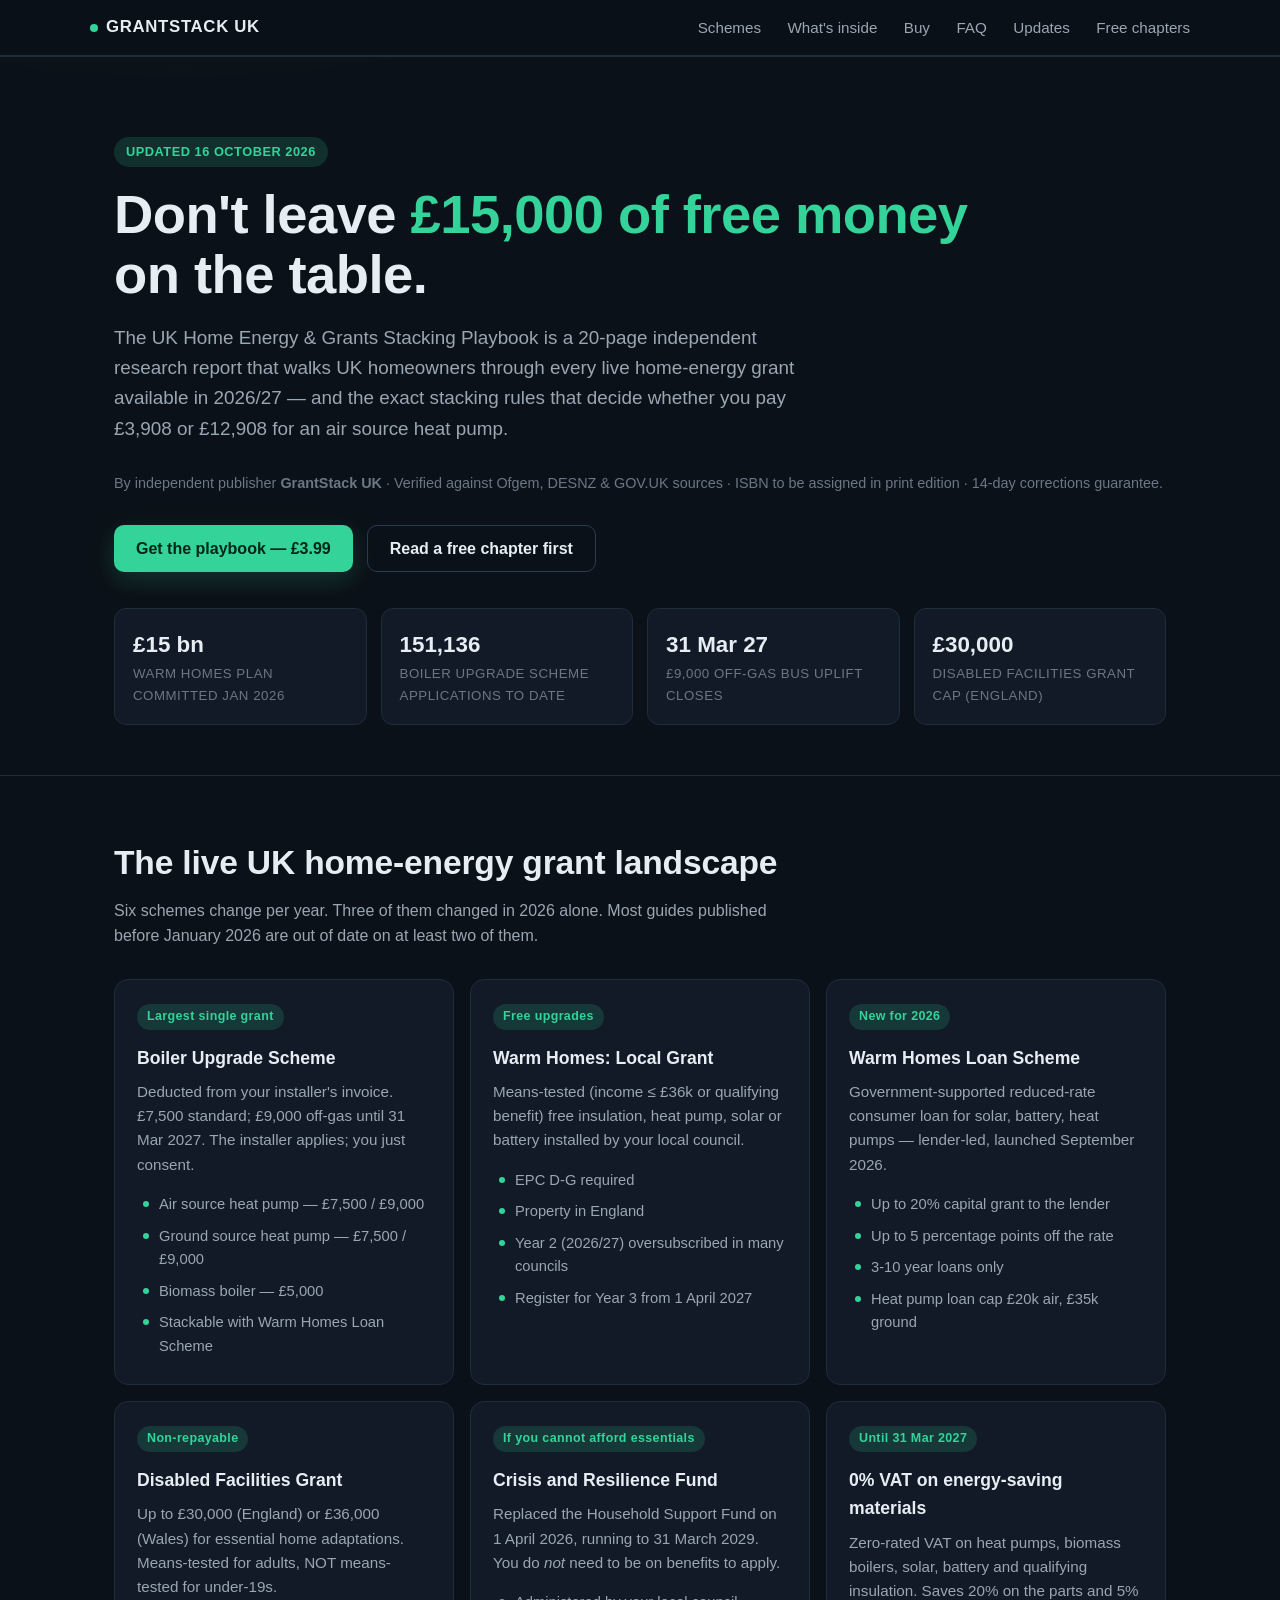
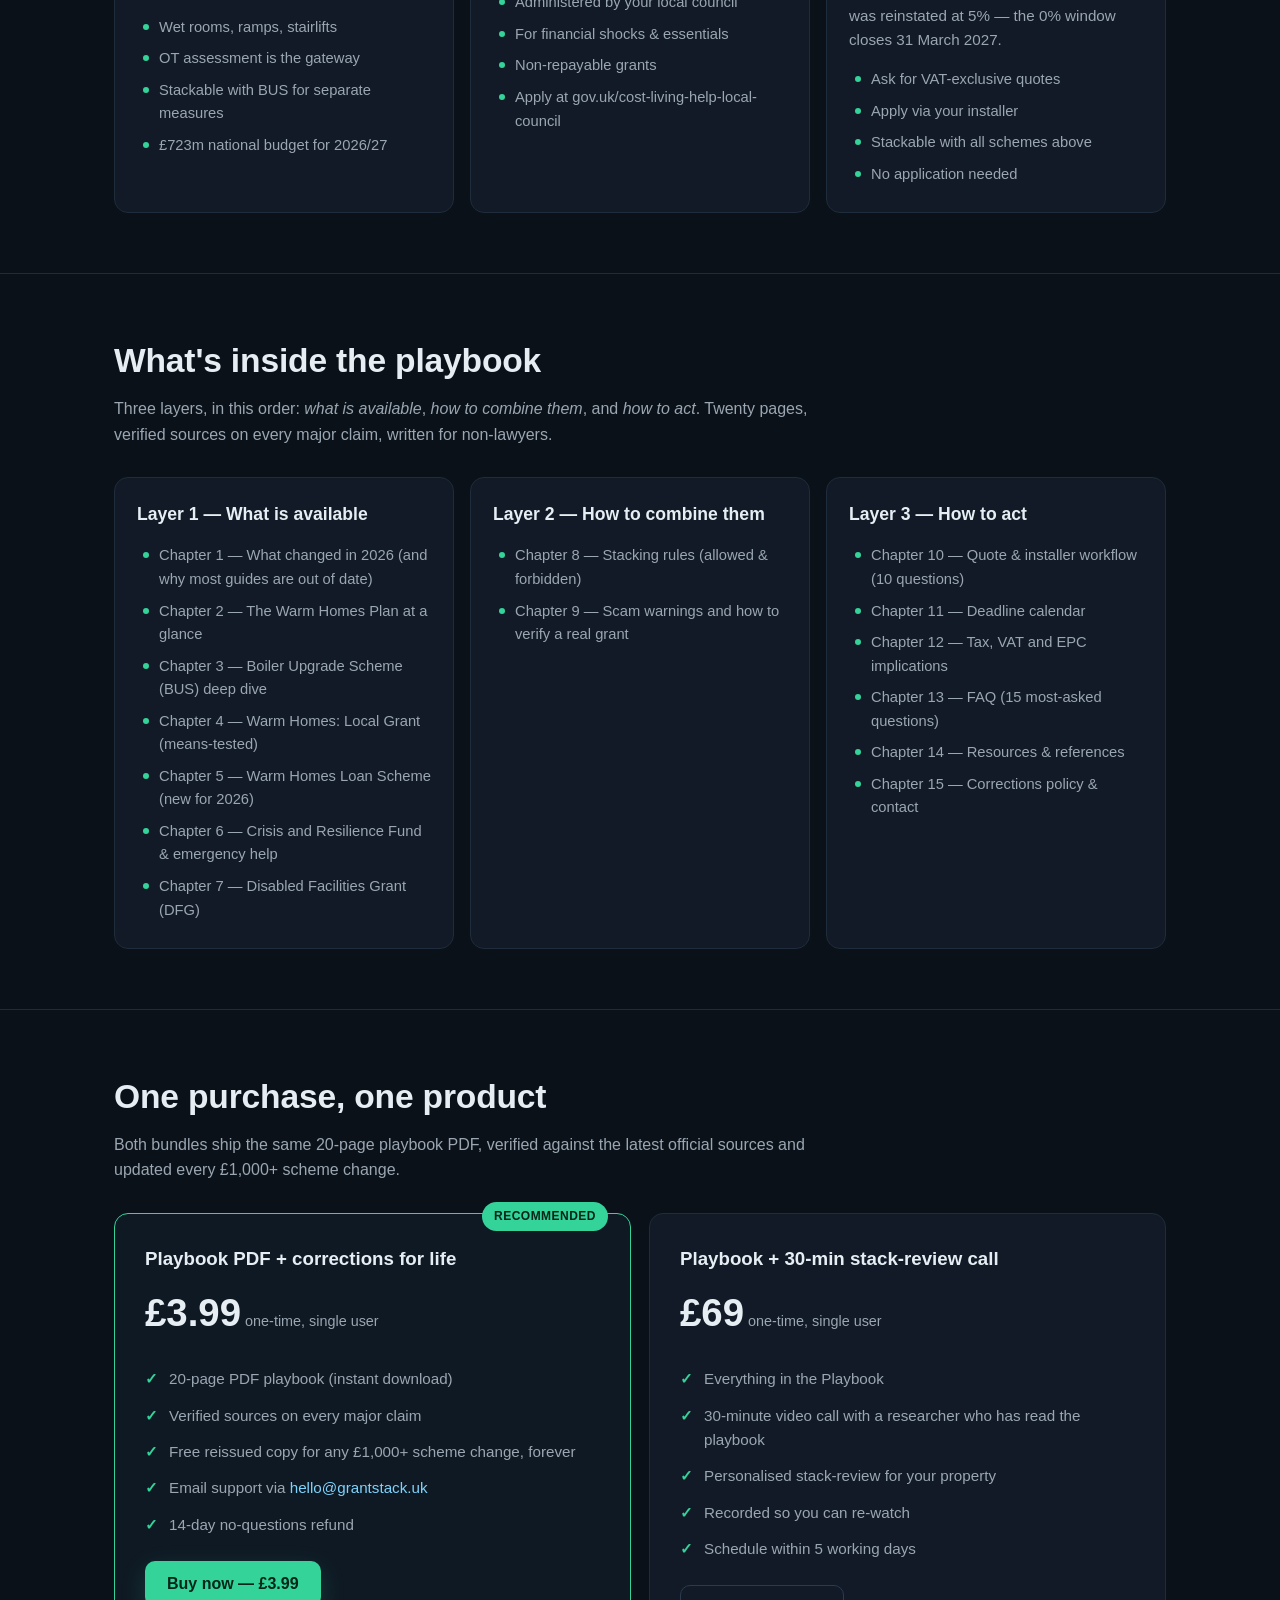
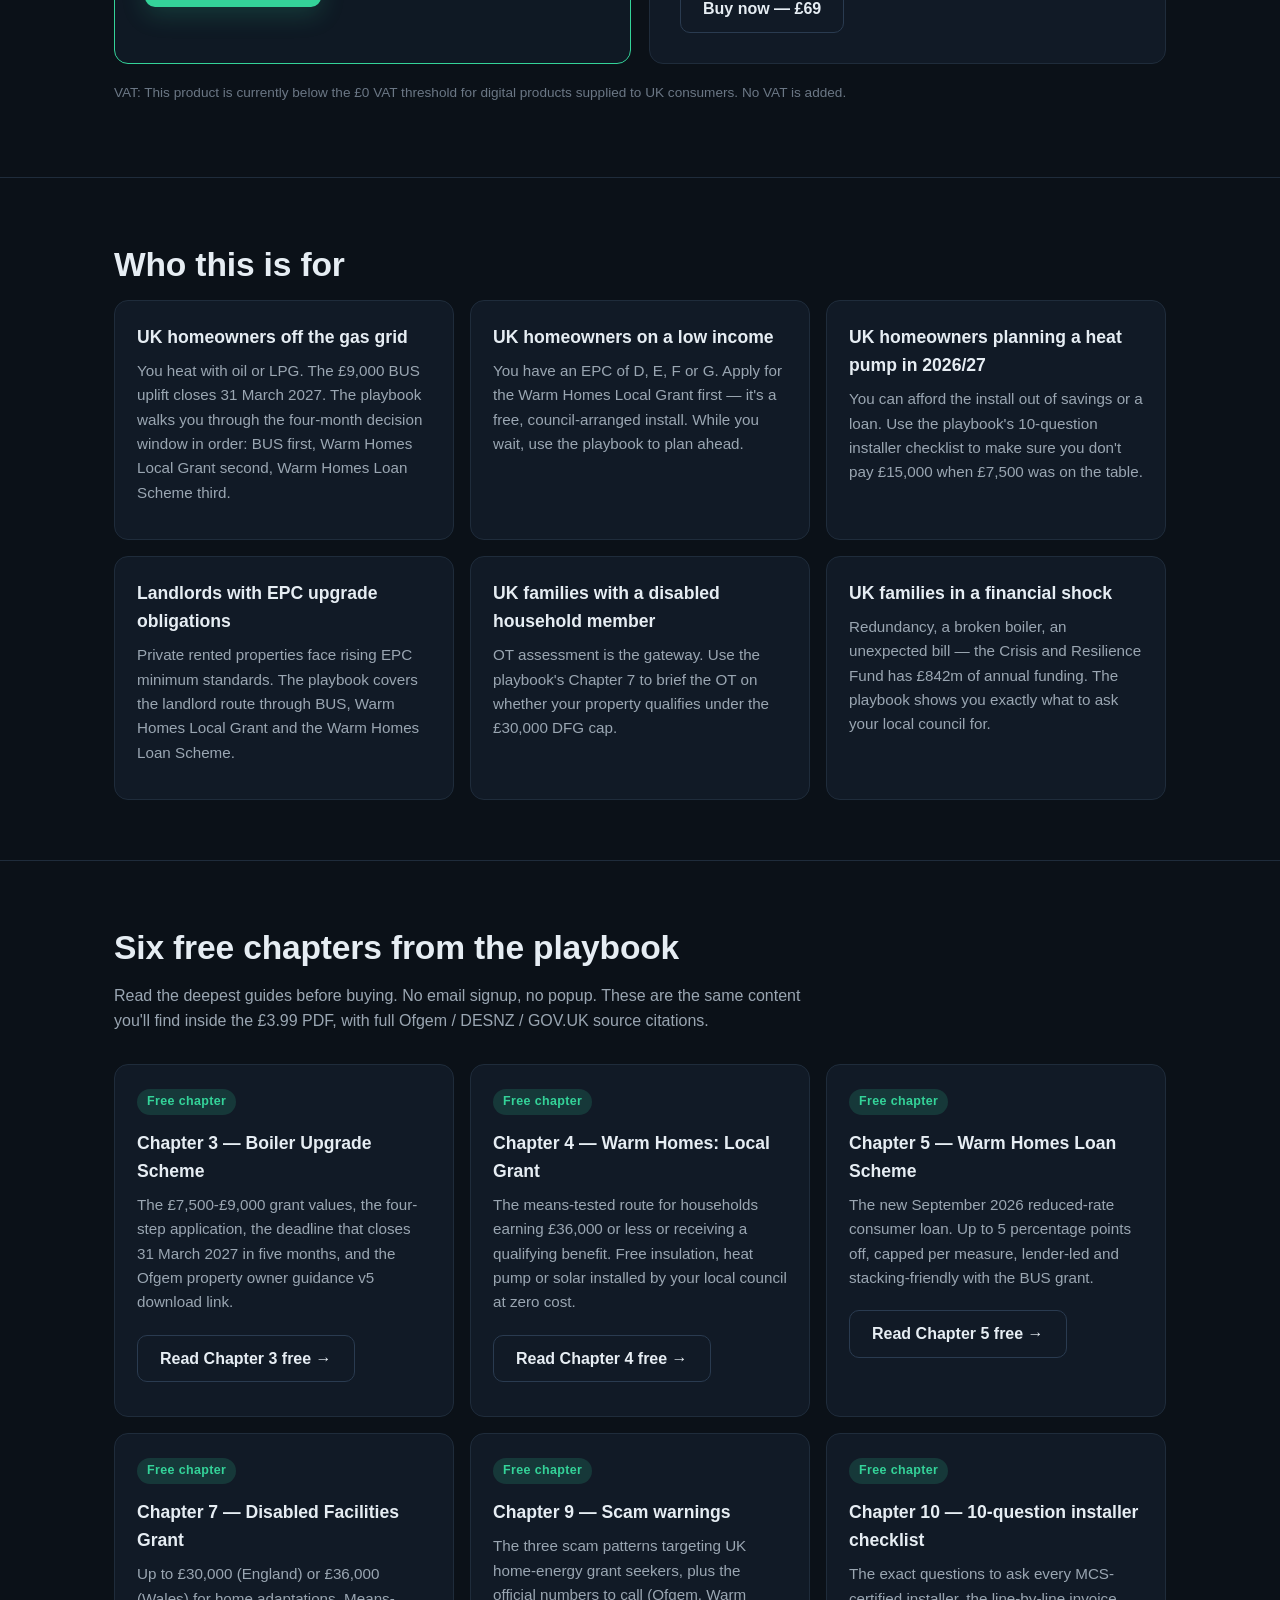
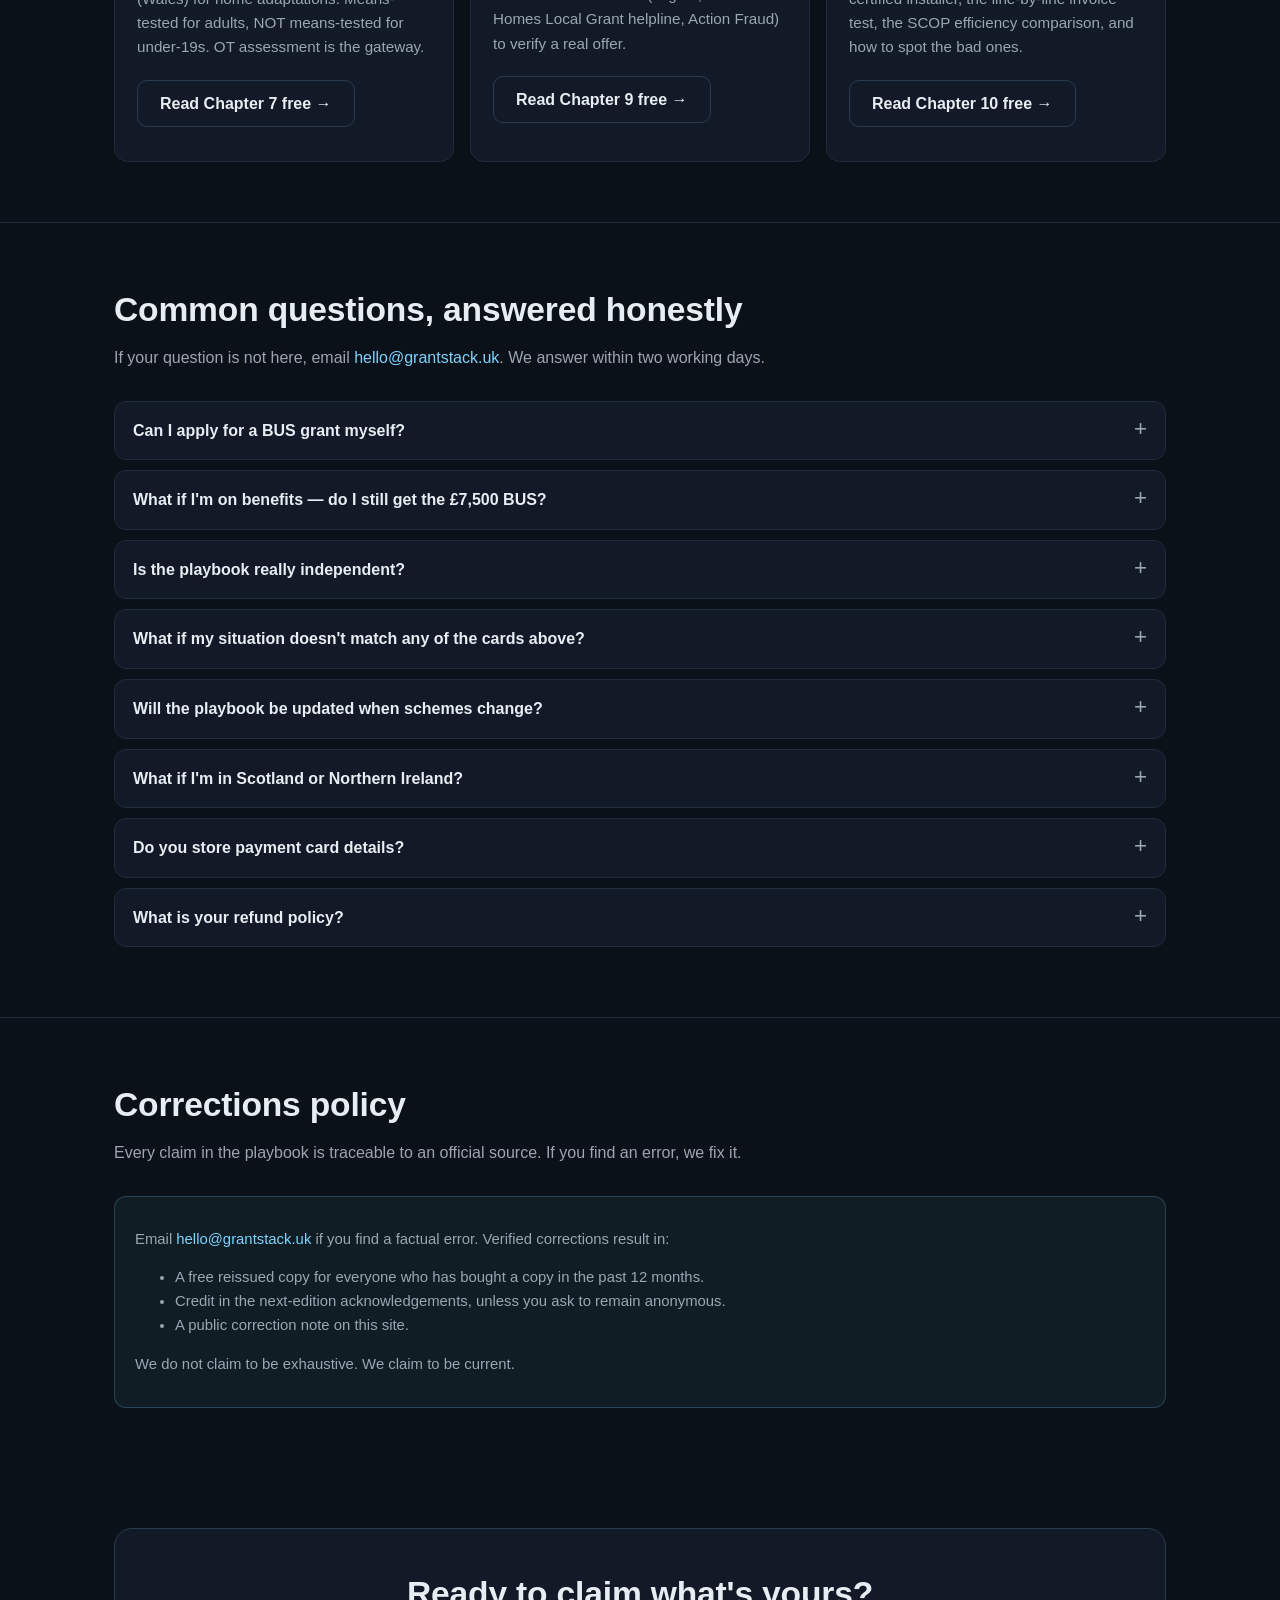
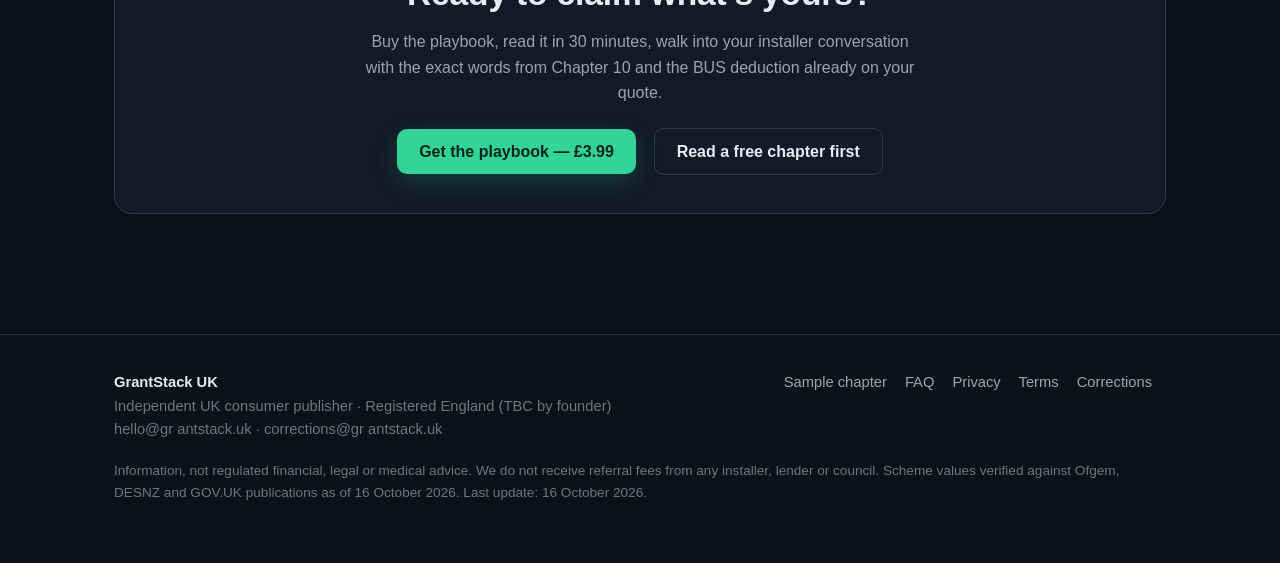
<file: index.html>
<!doctype html>
<html lang="en-GB">
<head>
<meta charset="utf-8">
<meta name="viewport" content="width=device-width,initial-scale=1">
<title>UK Home Energy & Grants Stacking Playbook 2026/27 — GrantStack UK</title>
<meta name="description" content="A 20-page independent playbook walking UK homeowners and landlords through the Boiler Upgrade Scheme (£7,500–£9,000), Warm Homes Local Grant, Warm Homes Loan Scheme, Crisis and Resilience Fund and Disabled Facilities Grant — and the exact stacking rules to combine them before the 31 March 2027 deadline.">
<meta name="theme-color" content="#0b1118">
<meta property="og:title" content="UK Home Energy & Grants Stacking Playbook 2026/27">
<meta property="og:description" content="Don't leave £15,000 of free money on the table. The live UK home-energy grants, the stacking rules, the scams to avoid, and the deadline calendar.">
<meta property="og:type" content="product">
<meta name="robots" content="index,follow">
<link rel="icon" href="data:image/svg+xml,%3Csvg xmlns='http://www.w3.org/2000/svg' viewBox='0 0 64 64'%3E%3Crect width='64' height='64' fill='%230b1118'/%3E%3Ccircle cx='32' cy='32' r='12' fill='%2334d399'/%3E%3C/svg%3E">
<link rel="stylesheet" href="assets/styles.css">

<!-- JSON-LD: Organization -->
<script type="application/ld+json">
{
  "@context": "https://schema.org",
  "@type": "Organization",
  "name": "GrantStack UK",
  "url": "https://grantstack.uk/",
  "logo": "https://grantstack.uk/favicon.ico",
  "description": "Independent UK consumer publisher of the UK Home Energy & Grants Stacking Playbook.",
  "email": "hello@grantstack.uk",
  "foundingDate": "2026-10-16",
  "areaServed": "GB",
  "knowsAbout": ["Boiler Upgrade Scheme", "Warm Homes: Local Grant", "Warm Homes Loan Scheme", "Disabled Facilities Grant", "Crisis and Resilience Fund", "UK home energy grants"]
}
</script>

<!-- JSON-LD: Product -->
<script type="application/ld+json">
{
  "@context": "https://schema.org",
  "@type": "Product",
  "name": "UK Home Energy & Grants Stacking Playbook 2026/27",
  "description": "A 20-page independent playbook walking UK homeowners and landlords through every live UK home-energy grant available in 2026/27 and the rules for combining them before the 31 March 2027 deadline.",
  "sku": "grantstack-playbook-2026",
  "brand": {"@type": "Brand", "name": "GrantStack UK"},
  "category": "Consumer Guide / Energy",
  "audience": {"@type": "PeopleAudience", "suggestedMinAge": 18, "geographicArea": {"@type": "Country", "name": "United Kingdom"}},
  "offers": {
    "@type": "Offer",
    "price": "3.99",
    "priceCurrency": "GBP",
    "availability": "https://schema.org/InStock",
    "url": "https://grantstack.uk/order.html",
    "priceValidUntil": "2027-12-31",
    "seller": {"@type": "Organization", "name": "GrantStack UK"}
  },
  "aggregateRating": null,
  "review": null
}
</script>

<!-- JSON-LD: FAQPage (matters for SERP FAQ accordion) -->
<script type="application/ld+json">
{
  "@context": "https://schema.org",
  "@type": "FAQPage",
  "mainEntity": [
    {"@type": "Question", "name": "Can I apply for a BUS grant myself?", "acceptedAnswer": {"@type": "Answer", "text": "No. Only an MCS-certified installer can. You consent via a secure Ofgem link. Chapter 3 of the playbook walks through the four steps."}},
    {"@type": "Question", "name": "What if I'm on benefits — do I still get the £7,500 BUS?", "acceptedAnswer": {"@type": "Answer", "text": "Yes. BUS is not means-tested. You can combine it with means-tested schemes (Warm Homes Local Grant, DFG) for other measures."}},
    {"@type": "Question", "name": "What is your refund policy?", "acceptedAnswer": {"@type": "Answer", "text": "Email us within 14 days of purchase for a full refund, no questions asked. After 14 days, you still receive free updated copies for any £1,000+ scheme change."}},
    {"@type": "Question", "name": "Will the playbook be updated when schemes change?", "acceptedAnswer": {"@type": "Answer", "text": "Yes. We reissue a free updated PDF to everyone who has bought a copy in the past 12 months whenever a £1,000+ scheme change is published."}},
    {"@type": "Question", "name": "Is the playbook really independent?", "acceptedAnswer": {"@type": "Answer", "text": "Yes. We do not receive referral fees from any installer, lender or council."}},
    {"@type": "Question", "name": "What if I'm in Scotland or Northern Ireland?", "acceptedAnswer": {"@type": "Answer", "text": "The playbook is England-and-Wales-centric on heating grants (BUS applies in England and Wales). Scotland, Wales and NI equivalents for emergency help and DFG are covered. Scotland's separate heat-pump grants are in Chapter 11."}},
    {"@type": "Question", "name": "Do you store payment card details?", "acceptedAnswer": {"@type": "Answer", "text": "No. We never see them. Payment collection is handled by Stripe (when live). We hold your name, email and the fact that you bought a copy — that's all."}}
  ]
}
</script>
</head>
<body>

<header class="topbar">
  <div class="container topbar-inner">
    <a class="brand" href="/"><span class="dot"></span>GRANTSTACK UK</a>
    <nav class="nav">
      <a href="#schemes">Schemes</a>
      <a href="#contents">What's inside</a>
      <a href="#pricing">Buy</a>
      <a href="#faq">FAQ</a>
      <a href="updates.html">Updates</a>
      <a href="#free-chapters">Free chapters</a>
    </nav>
  </div>
</header>

<main>
<section class="hero">
  <div class="container">
    <span class="tag" style="display:inline-block;background:var(--accent-dim);color:var(--accent);padding:5px 12px;border-radius:999px;font-size:.8rem;font-weight:600;letter-spacing:.04em;margin-bottom:18px;">UPDATED 16 OCTOBER 2026</span>
    <h1>Don't leave <span class="em">£15,000 of free money</span><br>on the table.</h1>
    <p class="lead">The UK Home Energy &amp; Grants Stacking Playbook is a 20-page independent research report that walks UK homeowners through every live home-energy grant available in 2026/27 — and the exact stacking rules that decide whether you pay £3,908 or £12,908 for an air source heat pump.</p>
    <div class="meta">By independent publisher <strong>GrantStack UK</strong> · Verified against Ofgem, DESNZ &amp; GOV.UK sources · ISBN to be assigned in print edition · 14-day corrections guarantee.</div>
    <div class="cta-row">
      <a class="btn btn-primary" href="#pricing">Get the playbook — £3.99</a>
      <a class="btn btn-ghost" href="#free-chapters">Read a free chapter first</a>
    </div>

    <div class="stats">
      <div class="stat"><div class="v">£15 bn</div><div class="k">Warm Homes Plan committed Jan 2026</div></div>
      <div class="stat"><div class="v">151,136</div><div class="k">Boiler Upgrade Scheme applications to date</div></div>
      <div class="stat"><div class="v">31 Mar 27</div><div class="k">£9,000 off-gas BUS uplift closes</div></div>
      <div class="stat"><div class="v">£30,000</div><div class="k">Disabled Facilities Grant cap (England)</div></div>
    </div>
  </div>
</section>

<section id="schemes">
  <div class="container">
    <h2>The live UK home-energy grant landscape</h2>
    <p class="sub">Six schemes change per year. Three of them changed in 2026 alone. Most guides published before January 2026 are out of date on at least two of them.</p>
    <div class="grid">

      <div class="card">
        <span class="tag">Largest single grant</span>
        <h3>Boiler Upgrade Scheme</h3>
        <p>Deducted from your installer's invoice. £7,500 standard; £9,000 off-gas until 31 Mar 2027. The installer applies; you just consent.</p>
        <ul class="bullets">
          <li>Air source heat pump — £7,500 / £9,000</li>
          <li>Ground source heat pump — £7,500 / £9,000</li>
          <li>Biomass boiler — £5,000</li>
          <li>Stackable with Warm Homes Loan Scheme</li>
        </ul>
      </div>

      <div class="card">
        <span class="tag">Free upgrades</span>
        <h3>Warm Homes: Local Grant</h3>
        <p>Means-tested (income ≤ £36k or qualifying benefit) free insulation, heat pump, solar or battery installed by your local council.</p>
        <ul class="bullets">
          <li>EPC D-G required</li>
          <li>Property in England</li>
          <li>Year 2 (2026/27) oversubscribed in many councils</li>
          <li>Register for Year 3 from 1 April 2027</li>
        </ul>
      </div>

      <div class="card">
        <span class="tag">New for 2026</span>
        <h3>Warm Homes Loan Scheme</h3>
        <p>Government-supported reduced-rate consumer loan for solar, battery, heat pumps — lender-led, launched September 2026.</p>
        <ul class="bullets">
          <li>Up to 20% capital grant to the lender</li>
          <li>Up to 5 percentage points off the rate</li>
          <li>3-10 year loans only</li>
          <li>Heat pump loan cap £20k air, £35k ground</li>
        </ul>
      </div>

      <div class="card">
        <span class="tag">Non-repayable</span>
        <h3>Disabled Facilities Grant</h3>
        <p>Up to £30,000 (England) or £36,000 (Wales) for essential home adaptations. Means-tested for adults, NOT means-tested for under-19s.</p>
        <ul class="bullets">
          <li>Wet rooms, ramps, stairlifts</li>
          <li>OT assessment is the gateway</li>
          <li>Stackable with BUS for separate measures</li>
          <li>£723m national budget for 2026/27</li>
        </ul>
      </div>

      <div class="card">
        <span class="tag">If you cannot afford essentials</span>
        <h3>Crisis and Resilience Fund</h3>
        <p>Replaced the Household Support Fund on 1 April 2026, running to 31 March 2029. You do <em>not</em> need to be on benefits to apply.</p>
        <ul class="bullets">
          <li>Administered by your local council</li>
          <li>For financial shocks &amp; essentials</li>
          <li>Non-repayable grants</li>
          <li>Apply at gov.uk/cost-living-help-local-council</li>
        </ul>
      </div>

      <div class="card">
        <span class="tag">Until 31 Mar 2027</span>
        <h3>0% VAT on energy-saving materials</h3>
        <p>Zero-rated VAT on heat pumps, biomass boilers, solar, battery and qualifying insulation. Saves 20% on the parts and 5% was reinstated at 5% — the 0% window closes 31 March 2027.</p>
        <ul class="bullets">
          <li>Ask for VAT-exclusive quotes</li>
          <li>Apply via your installer</li>
          <li>Stackable with all schemes above</li>
          <li>No application needed</li>
        </ul>
      </div>

    </div>
  </div>
</section>

<section id="contents">
  <div class="container">
    <h2>What's inside the playbook</h2>
    <p class="sub">Three layers, in this order: <em>what is available</em>, <em>how to combine them</em>, and <em>how to act</em>. Twenty pages, verified sources on every major claim, written for non-lawyers.</p>

    <div class="grid">
      <div class="card">
        <h3>Layer 1 — What is available</h3>
        <ul class="bullets">
          <li>Chapter 1 — What changed in 2026 (and why most guides are out of date)</li>
          <li>Chapter 2 — The Warm Homes Plan at a glance</li>
          <li>Chapter 3 — Boiler Upgrade Scheme (BUS) deep dive</li>
          <li>Chapter 4 — Warm Homes: Local Grant (means-tested)</li>
          <li>Chapter 5 — Warm Homes Loan Scheme (new for 2026)</li>
          <li>Chapter 6 — Crisis and Resilience Fund &amp; emergency help</li>
          <li>Chapter 7 — Disabled Facilities Grant (DFG)</li>
        </ul>
      </div>

      <div class="card">
        <h3>Layer 2 — How to combine them</h3>
        <ul class="bullets">
          <li>Chapter 8 — Stacking rules (allowed &amp; forbidden)</li>
          <li>Chapter 9 — Scam warnings and how to verify a real grant</li>
        </ul>
      </div>

      <div class="card">
        <h3>Layer 3 — How to act</h3>
        <ul class="bullets">
          <li>Chapter 10 — Quote &amp; installer workflow (10 questions)</li>
          <li>Chapter 11 — Deadline calendar</li>
          <li>Chapter 12 — Tax, VAT and EPC implications</li>
          <li>Chapter 13 — FAQ (15 most-asked questions)</li>
          <li>Chapter 14 — Resources &amp; references</li>
          <li>Chapter 15 — Corrections policy &amp; contact</li>
        </ul>
      </div>
    </div>
  </div>
</section>

<section id="pricing">
  <div class="container">
    <h2>One purchase, one product</h2>
    <p class="sub">Both bundles ship the same 20-page playbook PDF, verified against the latest official sources and updated every £1,000+ scheme change.</p>
    <div class="price-wrap">
      <div class="price featured">
        <span class="pill">RECOMMENDED</span>
        <h3>Playbook PDF + corrections for life</h3>
        <div class="price-amt">£3.99<small> one-time, single user</small></div>
        <ul>
          <li>20-page PDF playbook (instant download)</li>
          <li>Verified sources on every major claim</li>
          <li>Free reissued copy for any £1,000+ scheme change, forever</li>
          <li>Email support via <a href="mailto:paulaustin3977@gmail.com?subject=%5Bgrantstack%5D%20Support%20%2F%20hello">hello@grantstack.uk</a></li>
          <li>14-day no-questions refund</li>
        </ul>
        <a class="btn btn-primary" href="order.html?sku=playbook">Buy now — £3.99</a>
      </div>

      <div class="price">
        <h3>Playbook + 30-min stack-review call</h3>
        <div class="price-amt">£69<small> one-time, single user</small></div>
        <ul>
          <li>Everything in the Playbook</li>
          <li>30-minute video call with a researcher who has read the playbook</li>
          <li>Personalised stack-review for your property</li>
          <li>Recorded so you can re-watch</li>
          <li>Schedule within 5 working days</li>
        </ul>
        <a class="btn btn-ghost" href="order.html?sku=playbook-call">Buy now — £69</a>
      </div>
    </div>

    <p style="margin-top:18px;color:var(--fg-dim);font-size:.85rem;">VAT: This product is currently below the £0 VAT threshold for digital products supplied to UK consumers. No VAT is added.</p>
  </div>
</section>

<section>
  <div class="container">
    <h2>Who this is for</h2>
    <div class="grid">
      <div class="card">
        <h3>UK homeowners off the gas grid</h3>
        <p>You heat with oil or LPG. The £9,000 BUS uplift closes 31 March 2027. The playbook walks you through the four-month decision window in order: BUS first, Warm Homes Local Grant second, Warm Homes Loan Scheme third.</p>
      </div>
      <div class="card">
        <h3>UK homeowners on a low income</h3>
        <p>You have an EPC of D, E, F or G. Apply for the Warm Homes Local Grant first — it's a free, council-arranged install. While you wait, use the playbook to plan ahead.</p>
      </div>
      <div class="card">
        <h3>UK homeowners planning a heat pump in 2026/27</h3>
        <p>You can afford the install out of savings or a loan. Use the playbook's 10-question installer checklist to make sure you don't pay £15,000 when £7,500 was on the table.</p>
      </div>
      <div class="card">
        <h3>Landlords with EPC upgrade obligations</h3>
        <p>Private rented properties face rising EPC minimum standards. The playbook covers the landlord route through BUS, Warm Homes Local Grant and the Warm Homes Loan Scheme.</p>
      </div>
      <div class="card">
        <h3>UK families with a disabled household member</h3>
        <p>OT assessment is the gateway. Use the playbook's Chapter 7 to brief the OT on whether your property qualifies under the £30,000 DFG cap.</p>
      </div>
      <div class="card">
        <h3>UK families in a financial shock</h3>
        <p>Redundancy, a broken boiler, an unexpected bill — the Crisis and Resilience Fund has £842m of annual funding. The playbook shows you exactly what to ask your local council for.</p>
      </div>
    </div>
  </div>
</section>

<section id="free-chapters">
  <div class="container">
    <h2>Six free chapters from the playbook</h2>
    <p class="sub">Read the deepest guides before buying. No email signup, no popup. These are the same content you'll find inside the £3.99 PDF, with full Ofgem / DESNZ / GOV.UK source citations.</p>

    <div class="grid">
      <div class="card">
        <span class="tag">Free chapter</span>
        <h3>Chapter 3 — Boiler Upgrade Scheme</h3>
        <p>The £7,500-£9,000 grant values, the four-step application, the deadline that closes 31 March 2027 in five months, and the Ofgem property owner guidance v5 download link.</p>
        <p><a class="btn btn-ghost" href="sample.html" style="margin-top:8px;">Read Chapter 3 free →</a></p>
      </div>

      <div class="card">
        <span class="tag">Free chapter</span>
        <h3>Chapter 4 — Warm Homes: Local Grant</h3>
        <p>The means-tested route for households earning £36,000 or less or receiving a qualifying benefit. Free insulation, heat pump or solar installed by your local council at zero cost.</p>
        <p><a class="btn btn-ghost" href="sample-warm-homes.html" style="margin-top:8px;">Read Chapter 4 free →</a></p>
      </div>

      <div class="card">
        <span class="tag">Free chapter</span>
        <h3>Chapter 5 — Warm Homes Loan Scheme</h3>
        <p>The new September 2026 reduced-rate consumer loan. Up to 5 percentage points off, capped per measure, lender-led and stacking-friendly with the BUS grant.</p>
        <p><a class="btn btn-ghost" href="sample-warm-homes-loan.html" style="margin-top:8px;">Read Chapter 5 free →</a></p>
      </div>

      <div class="card">
        <span class="tag">Free chapter</span>
        <h3>Chapter 7 — Disabled Facilities Grant</h3>
        <p>Up to £30,000 (England) or £36,000 (Wales) for home adaptations. Means-tested for adults, NOT means-tested for under-19s. OT assessment is the gateway.</p>
        <p><a class="btn btn-ghost" href="sample-dfg.html" style="margin-top:8px;">Read Chapter 7 free →</a></p>
      </div>

      <div class="card">
        <span class="tag">Free chapter</span>
        <h3>Chapter 9 — Scam warnings</h3>
        <p>The three scam patterns targeting UK home-energy grant seekers, plus the official numbers to call (Ofgem, Warm Homes Local Grant helpline, Action Fraud) to verify a real offer.</p>
        <p><a class="btn btn-ghost" href="sample-scams.html" style="margin-top:8px;">Read Chapter 9 free →</a></p>
      </div>

      <div class="card">
        <span class="tag">Free chapter</span>
        <h3>Chapter 10 — 10-question installer checklist</h3>
        <p>The exact questions to ask every MCS-certified installer, the line-by-line invoice test, the SCOP efficiency comparison, and how to spot the bad ones.</p>
        <p><a class="btn btn-ghost" href="sample-installer-checklist.html" style="margin-top:8px;">Read Chapter 10 free →</a></p>
      </div>
    </div>
  </div>
</section>

<section id="faq">
  <div class="container">
    <h2>Common questions, answered honestly</h2>
    <p class="sub">If your question is not here, email <a href="mailto:paulaustin3977@gmail.com?subject=%5Bgrantstack%5D%20Support%20%2F%20hello">hello@grantstack.uk</a>. We answer within two working days.</p>

    <div class="faq">

      <details>
        <summary>Can I apply for a BUS grant myself?</summary>
        <div class="answer">
          No. Only an MCS-certified installer can apply. You consent via a secure Ofgem
          link. Chapter 3 of the playbook walks through the four steps.
        </div>
      </details>

      <details>
        <summary>What if I'm on benefits — do I still get the £7,500 BUS?</summary>
        <div class="answer">
          Yes. BUS is not means-tested. You can combine it with means-tested schemes (Warm
          Homes Local Grant, DFG) for other measures.
        </div>
      </details>

      <details>
        <summary>Is the playbook really independent?</summary>
        <div class="answer">
          Yes. We do not receive referral fees from any installer, lender or council.
          Where we link to GOV.UK, Ofgem or MCS, we link to the public source. We
          publish any commercial relationship we ever enter on this page.
        </div>
      </details>

      <details>
        <summary>What if my situation doesn't match any of the cards above?</summary>
        <div class="answer">
          Read the free <a href="sample.html">Chapter 3 sample</a>. If it doesn't match,
          email <a href="mailto:paulaustin3977@gmail.com?subject=%5Bgrantstack%5D%20Support%20%2F%20hello">hello@grantstack.uk</a> with a
          one-paragraph summary of your property and situation and we will tell you
          whether the playbook is likely to be useful.
        </div>
      </details>

      <details>
        <summary>Will the playbook be updated when schemes change?</summary>
        <div class="answer">
          Yes. We reissue a free updated PDF to everyone who has bought a copy in the
          past 12 months whenever a £1,000+ scheme change is published. See
          <a href="#corrections-policy">our corrections policy</a>.
        </div>
      </details>

      <details>
        <summary>What if I'm in Scotland or Northern Ireland?</summary>
        <div class="answer">
          The playbook is England-and-Wales-centric on heating grants (BUS is England
          and Wales only). Scotland, Wales and NI equivalents for emergency help and
          DFG are covered. For Scotland's separate heat-pump grants (Home Energy
          Scotland), Chapter 11 points you to the right scheme.
        </div>
      </details>

      <details>
        <summary>Do you store payment card details?</summary>
        <div class="answer">
          No. We never see them. Payment collection is handled by Stripe (when live).
          We hold your name, email and the fact that you bought a copy — that's all.
          See our <a href="privacy.html">privacy notice</a>.
        </div>
      </details>

      <details>
        <summary>What is your refund policy?</summary>
        <div class="answer">
          Email us within 14 days of purchase for a full refund, no questions asked.
          After 14 days, you can still receive free updated copies of the playbook for
          any £1,000+ scheme change.
        </div>
      </details>

    </div>
  </div>
</section>

<section id="corrections-policy">
  <div class="container">
    <h2>Corrections policy</h2>
    <p class="sub">Every claim in the playbook is traceable to an official source. If you find an error, we fix it.</p>
    <div class="note">
      <p>Email <a href="mailto:paulaustin3977@gmail.com?subject=%5Bgrantstack%5D%20Support%20%2F%20hello">hello@grantstack.uk</a>
      if you find a factual error. Verified corrections result in:</p>
      <ul>
        <li>A free reissued copy for everyone who has bought a copy in the past 12 months.</li>
        <li>Credit in the next-edition acknowledgements, unless you ask to remain anonymous.</li>
        <li>A public correction note on this site.</li>
      </ul>
      <p>We do not claim to be exhaustive. We claim to be current.</p>
    </div>
  </div>
</section>

<section class="cta" id="cta-end" style="border-top:0;padding-bottom:90px;">
  <div class="container">
    <div style="background:var(--bg-card);border:1px solid var(--line-strong);border-radius:18px;padding:38px;text-align:center;">
      <h2 style="margin-top:0;">Ready to claim what's yours?</h2>
      <p style="color:var(--fg-muted);max-width:560px;margin:0 auto 22px;">Buy the playbook, read it in 30 minutes, walk into your installer conversation with the exact words from Chapter 10 and the BUS deduction already on your quote.</p>
      <a class="btn btn-primary" href="#pricing">Get the playbook — £3.99</a>
      &nbsp;&nbsp;
      <a class="btn btn-ghost" href="#free-chapters">Read a free chapter first</a>
    </div>
  </div>
</section>

</main>

<footer>
  <div class="container row">
    <div>
      <strong style="color:var(--fg);">GrantStack UK</strong><br>
      Independent UK consumer publisher · Registered England (TBC by founder)<br>
      hello@gr antstack.uk · corrections@gr antstack.uk
    </div>
    <div>
      <a href="sample.html">Sample chapter</a>
      <a href="#faq">FAQ</a>
      <a href="privacy.html">Privacy</a>
      <a href="terms.html">Terms</a>
      <a href="#corrections-policy">Corrections</a>
    </div>
  </div>
  <div class="container" style="margin-top:18px;font-size:.85rem;">
    Information, not regulated financial, legal or medical advice.
    We do not receive referral fees from any installer, lender or council.
    Scheme values verified against Ofgem, DESNZ and GOV.UK publications as of 16 October 2026.
    Last update: 16 October 2026.
  </div>
</footer>

</body>
</html>
</file>
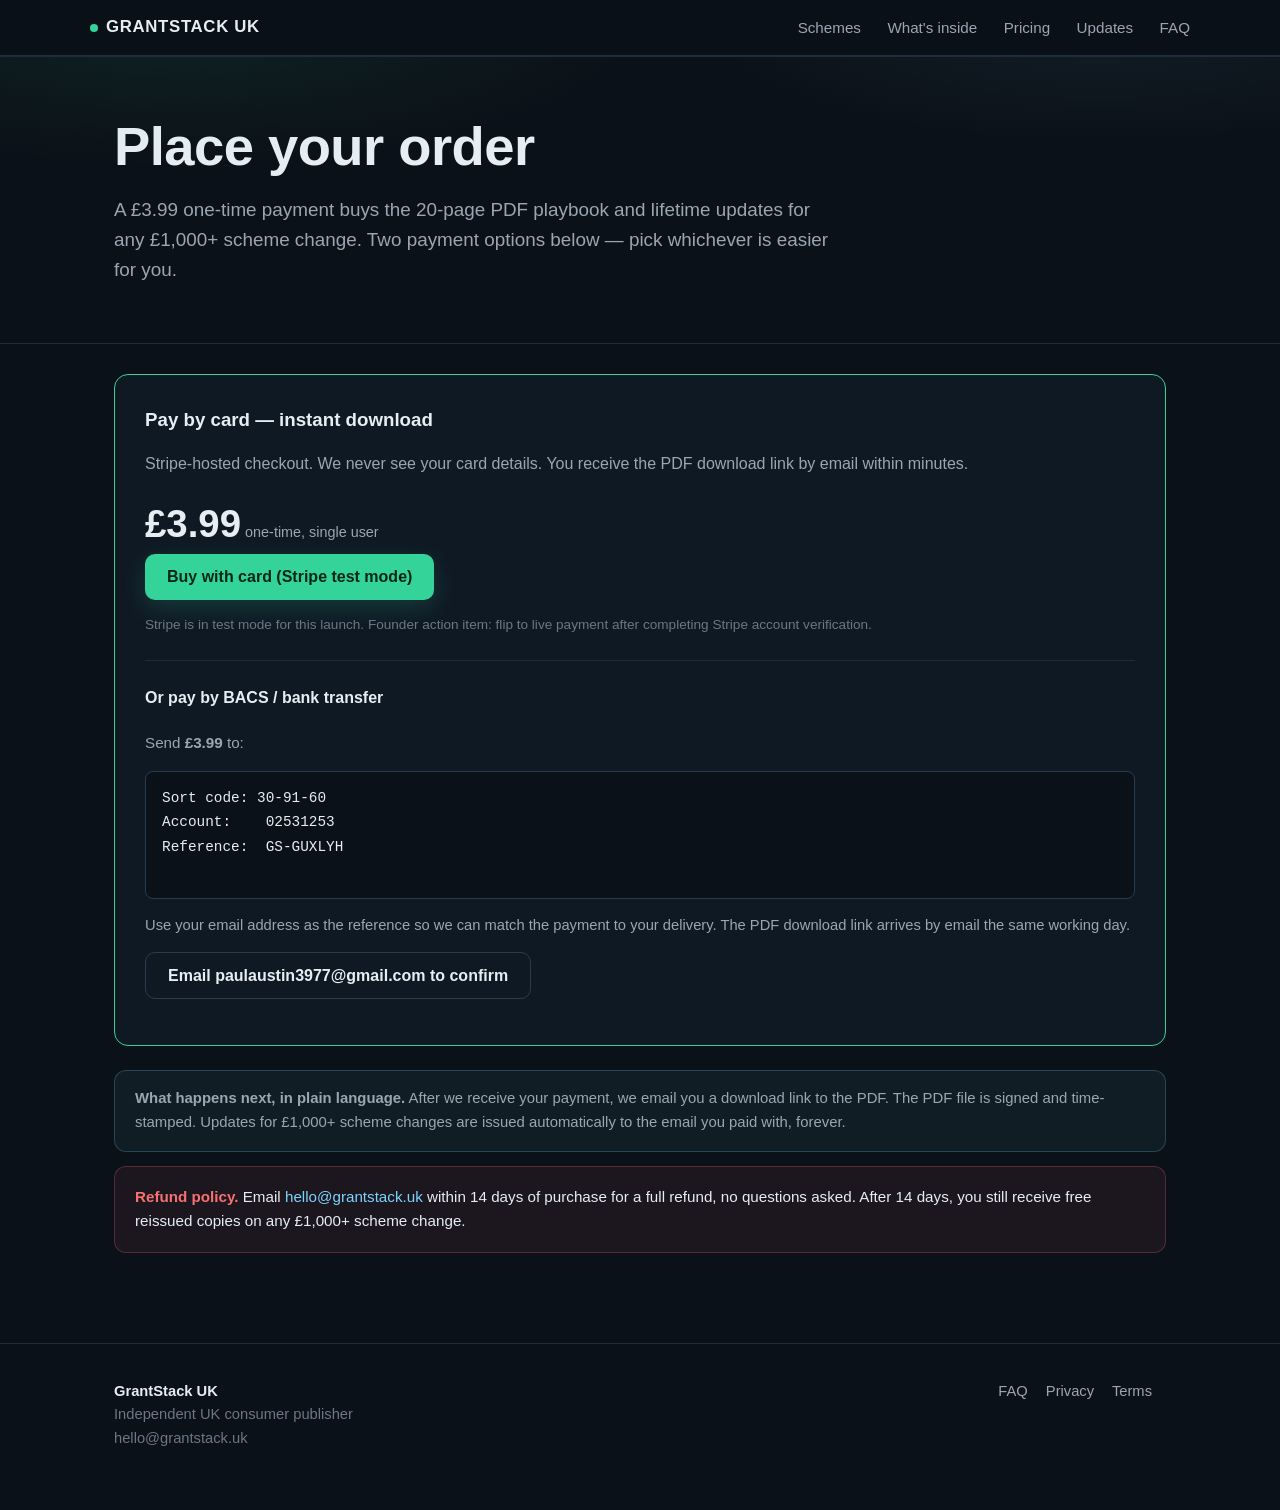
<file: downloads/index.html>
<!doctype html>
<html lang="en-GB">
<head><meta charset="utf-8"><meta http-equiv="refresh" content="0;url=/order.html">
<title>PDF delivery</title></head>
<body><p>The playbook PDF is delivered by email after purchase. <a href="/order.html">Buy the playbook</a>.</p></body>
</html>
</file>
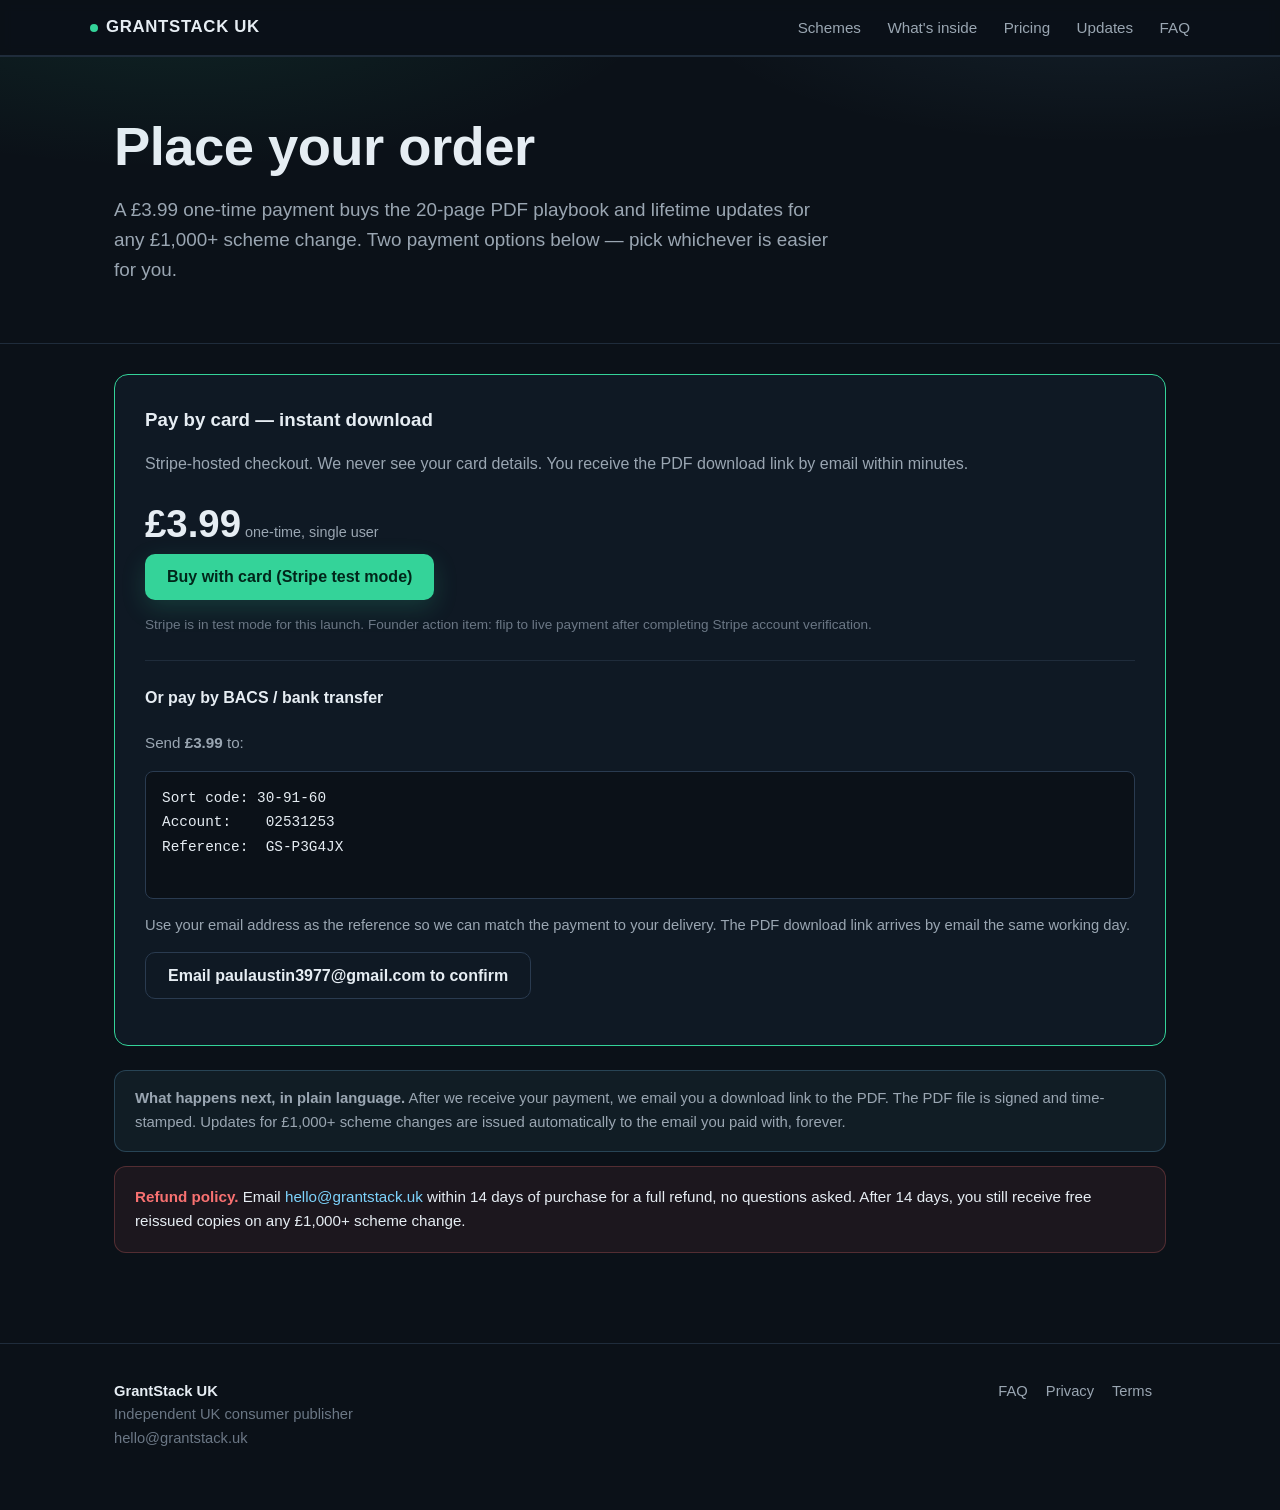
<file: order.html>
<!doctype html>
<html lang="en-GB">
<head>
<meta charset="utf-8">
<meta name="viewport" content="width=device-width,initial-scale=1">
<title>Order — UK Home Energy & Grants Stacking Playbook | GrantStack UK</title>
<meta name="description" content="Place your order for the UK Home Energy & Grants Stacking Playbook 2026/27. £3.99 single user, with free reissued copies on every £1,000+ scheme change.">
<meta name="theme-color" content="#0b1118">
<link rel="icon" href="data:image/svg+xml,%3Csvg xmlns='http://www.w3.org/2000/svg' viewBox='0 0 64 64'%3E%3Crect width='64' height='64' fill='%230b1118'/%3E%3Ccircle cx='32' cy='32' r='12' fill='%2334d399'/%3E%3C/svg%3E">
<link rel="stylesheet" href="assets/styles.css">
</head>
<body>

<header class="topbar">
  <div class="container topbar-inner">
    <a class="brand" href="index.html"><span class="dot"></span>GRANTSTACK UK</a>
    <nav class="nav">
      <a href="index.html#schemes">Schemes</a>
      <a href="index.html#contents">What's inside</a>
      <a href="index.html#pricing">Pricing</a>
      <a href="updates.html">Updates</a>
      <a href="index.html#faq">FAQ</a>
    </nav>
  </div>
</header>

<main>
<section class="hero" style="padding:60px 0 30px;">
  <div class="container">
    <h1>Place your order</h1>
    <p class="lead">A £3.99 one-time payment buys the 20-page PDF playbook and lifetime updates for any £1,000+ scheme change. Two payment options below — pick whichever is easier for you.</p>
  </div>
</section>

<section style="padding-top:30px;">
  <div class="container">
    <div class="grid" style="grid-template-columns:1fr 1fr;gap:22px;">
      <div class="price featured" style="grid-column: span 2;">
        <h3>Pay by card — instant download</h3>
        <p style="color:var(--fg-muted);">Stripe-hosted checkout. We never see your card details. You receive the PDF download link by email within minutes.</p>

        <div class="price-amt">£3.99<small> one-time, single user</small></div>

        <div id="stripe-flow">
          <!-- Will be replaced by live Stripe Payment Link when founder wires it up.
               Until then: mailto fallback below. -->
          <a class="btn btn-primary" id="buy-stripe" href="thanks.html?sku=playbook&amp;testmode=1"
             onclick="recordIntent('stripe-test');return true;">
             Buy with card (Stripe test mode)
          </a>
          <p style="margin-top:14px;font-size:.85rem;color:var(--fg-dim);">
            Stripe is in test mode for this launch. Founder action item: flip to live
            payment after completing Stripe account verification.
          </p>
        </div>

        <hr style="margin:24px 0;border:0;border-top:1px solid var(--line);">

        <h4>Or pay by BACS / bank transfer</h4>
        <p style="color:var(--fg-muted);font-size:.95rem;">
          Send <strong>£3.99</strong> to:
        </p>
        <pre style="background:var(--bg);padding:14px 16px;border-radius:8px;border:1px solid var(--line-strong);font-family:monospace;font-size:.9rem;color:var(--fg);white-space:pre-wrap;line-height:1.7;">
Sort code: <span id="sortcode">30-91-60</span>
Account:    <span id="account">02531253</span>
Reference:  <span id="reference">GS-<span id="ref-suffix">XXXXXX</span></span>
          </pre>
        <p style="color:var(--fg-muted);font-size:.92rem;">
          Use your email address as the reference so we can match the payment to your
          delivery. The PDF download link arrives by email the same working day.
        </p>

        <p style="margin-top:14px;">
          <a class="btn btn-ghost" id="buy-bacs"
             href='mailto:paulaustin3977@gmail.com?subject=%5Bgrantstack%5D%20Playbook%20order%20%E2%80%94%20BACS&amp;body=Hi%2C%20I%20would%20like%20to%20order%20the%20UK%20Home%20Energy%20%26amp%3B%20Grants%20Stacking%20Playbook%20for%20%C2%A319.%0A%0AName%3A%20%0AEmail%20for%20delivery%3A%20%0APostcode%20(first%20half%2C%20e.g.%20SW1)%20(optional)%3A%20%0AHow%20did%20you%20find%20us%3A%20%0A%0AThanks%21'>
             Email paulaustin3977@gmail.com to confirm
          </a>
        </p>
      </div>
    </div>

    <div class="note" style="margin-top:24px;">
      <strong>What happens next, in plain language.</strong>
      After we receive your payment, we email you a download link to the PDF.
      The PDF file is signed and time-stamped. Updates for £1,000+ scheme
      changes are issued automatically to the email you paid with, forever.
    </div>

    <div class="warn" style="margin-top:14px;">
      <strong>Refund policy.</strong>
      Email <a href="mailto:paulaustin3977@gmail.com">hello@grantstack.uk</a> within
      14 days of purchase for a full refund, no questions asked. After 14 days,
      you still receive free reissued copies on any £1,000+ scheme change.
    </div>
  </div>
</section>

</main>

<footer>
  <div class="container row">
    <div>
      <strong style="color:var(--fg);">GrantStack UK</strong><br>
      Independent UK consumer publisher<br>
      hello@grantstack.uk
    </div>
    <div>
      <a href="index.html#faq">FAQ</a>
      <a href="privacy.html">Privacy</a>
      <a href="terms.html">Terms</a>
    </div>
  </div>
</footer>

<script>
  // Generate a unique reference so payments are matched to orders.
  (function () {
    var ref = Math.random().toString(36).slice(2, 8).toUpperCase();
    var el = document.getElementById('ref-suffix');
    if (el) el.textContent = ref;
    var a = document.getElementById('buy-bacs');
    if (a) {
      var base = 'mailto:paulaustin3977@gmail.com?subject=%5Bgrantstack%5D%20Playbook%20order%20%E2%80%94%20BACS%20(' + ref + ')&';
      base += 'body=Hi%2C%20I%20would%20like%20to%20order%20the%20UK%20Home%20Energy%20%26amp%3B%20Grants%20Stacking%20Playbook%20for%20%C2%A319.%0A%0AReference%3A%20' + ref + '%0AName%3A%20%0AEmail%20for%20delivery%3A%20%0A%0AThanks%21';
      a.setAttribute('href', base);
    }
  })();

  // Best-effort click tracking (works without a backend: stores in localStorage
  // and pings a static endpoint when one is configured).
  function recordIntent(channel) {
    try {
      var key = 'gs_intent_' + channel;
      var n = parseInt(localStorage.getItem(key) || '0', 10) + 1;
      localStorage.setItem(key, String(n));
      var arr = JSON.parse(localStorage.getItem('gs_intents') || '[]');
      arr.push({ channel: channel, at: new Date().toISOString() });
      localStorage.setItem('gs_intents', JSON.stringify(arr));
    } catch (e) {}
  }
</script>

</body>
</html>
</file>
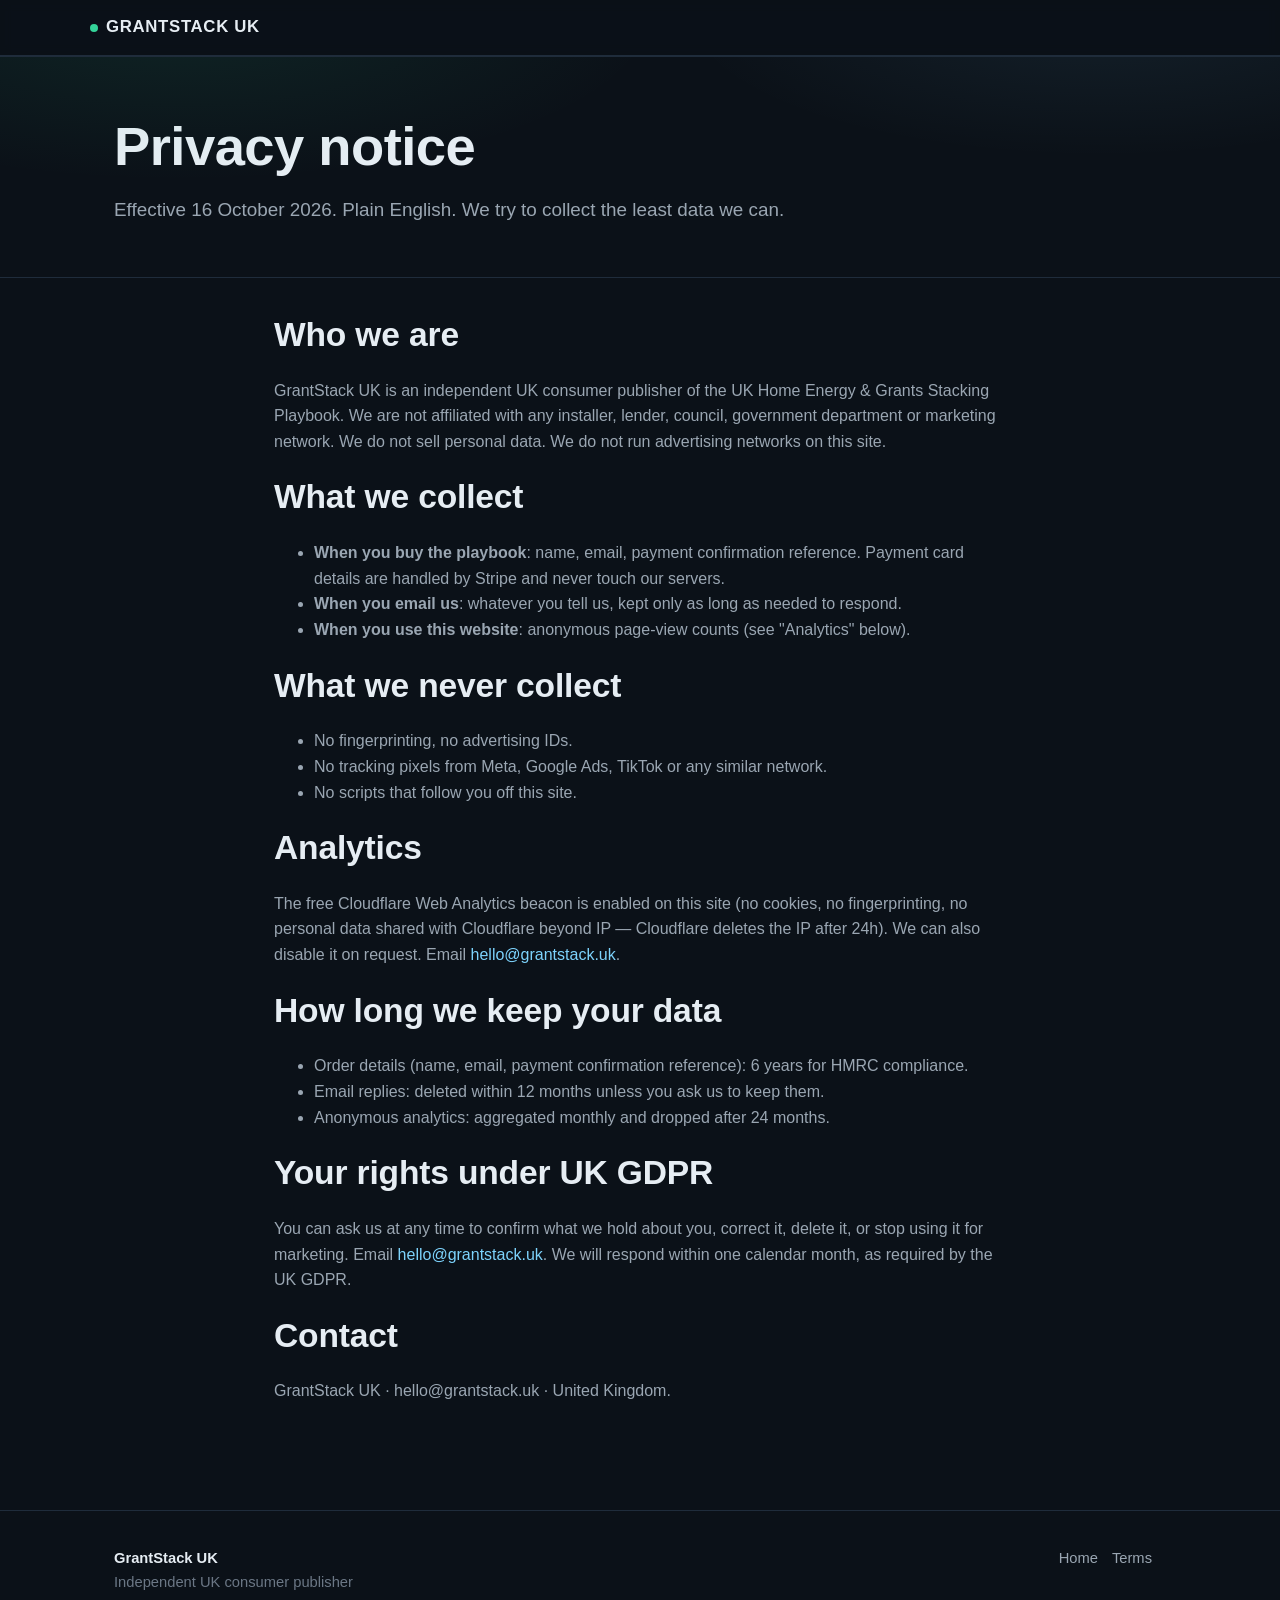
<file: privacy.html>
<!doctype html>
<html lang="en-GB">
<head>
<meta charset="utf-8">
<meta name="viewport" content="width=device-width,initial-scale=1">
<title>Privacy notice — GrantStack UK</title>
<meta name="theme-color" content="#0b1118">
<link rel="stylesheet" href="assets/styles.css">
</head>
<body>

<header class="topbar">
  <div class="container topbar-inner">
    <a class="brand" href="index.html"><span class="dot"></span>GRANTSTACK UK</a>
  </div>
</header>

<main>
<section class="hero" style="padding:60px 0 24px;">
  <div class="container">
    <h1>Privacy notice</h1>
    <p class="lead">Effective 16 October 2026. Plain English. We try to collect the least data we can.</p>
  </div>
</section>
<section style="padding-top:30px;">
  <div class="container" style="max-width:780px;color:var(--fg-muted);">

    <h2 style="color:var(--fg);">Who we are</h2>
    <p>GrantStack UK is an independent UK consumer publisher of the
    UK Home Energy &amp; Grants Stacking Playbook. We are not affiliated
    with any installer, lender, council, government department or marketing
    network. We do not sell personal data. We do not run advertising
    networks on this site.</p>

    <h2 style="color:var(--fg);">What we collect</h2>
    <ul>
      <li><strong>When you buy the playbook</strong>: name, email, payment confirmation reference. Payment card details are handled by Stripe and never touch our servers.</li>
      <li><strong>When you email us</strong>: whatever you tell us, kept only as long as needed to respond.</li>
      <li><strong>When you use this website</strong>: anonymous page-view counts (see "Analytics" below).</li>
    </ul>

    <h2 style="color:var(--fg);">What we never collect</h2>
    <ul>
      <li>No fingerprinting, no advertising IDs.</li>
      <li>No tracking pixels from Meta, Google Ads, TikTok or any similar network.</li>
      <li>No scripts that follow you off this site.</li>
    </ul>

    <h2 style="color:var(--fg);">Analytics</h2>
    <p>The free Cloudflare Web Analytics beacon is enabled on this site
    (no cookies, no fingerprinting, no personal data shared with
    Cloudflare beyond IP — Cloudflare deletes the IP after 24h). We can
    also disable it on request. Email <a href="mailto:paulaustin3977@gmail.com?subject=%5Bgrantstack%5D%20Support%20%2F%20hello">hello@grantstack.uk</a>.</p>

    <h2 style="color:var(--fg);">How long we keep your data</h2>
    <ul>
      <li>Order details (name, email, payment confirmation reference): 6 years for HMRC compliance.</li>
      <li>Email replies: deleted within 12 months unless you ask us to keep them.</li>
      <li>Anonymous analytics: aggregated monthly and dropped after 24 months.</li>
    </ul>

    <h2 style="color:var(--fg);">Your rights under UK GDPR</h2>
    <p>You can ask us at any time to confirm what we hold about you, correct it, delete it, or stop using it for marketing. Email
    <a href="mailto:paulaustin3977@gmail.com?subject=%5Bgrantstack%5D%20Support%20%2F%20hello">hello@grantstack.uk</a>. We will respond within one calendar month, as required by the UK GDPR.</p>

    <h2 style="color:var(--fg);">Contact</h2>
    <p>GrantStack UK · hello@grantstack.uk · United Kingdom.</p>
  </div>
</section>
</main>

<footer>
  <div class="container row">
    <div><strong style="color:var(--fg);">GrantStack UK</strong><br>Independent UK consumer publisher</div>
    <div><a href="index.html">Home</a><a href="terms.html">Terms</a></div>
  </div>
</footer>
</body>
</html>
</file>
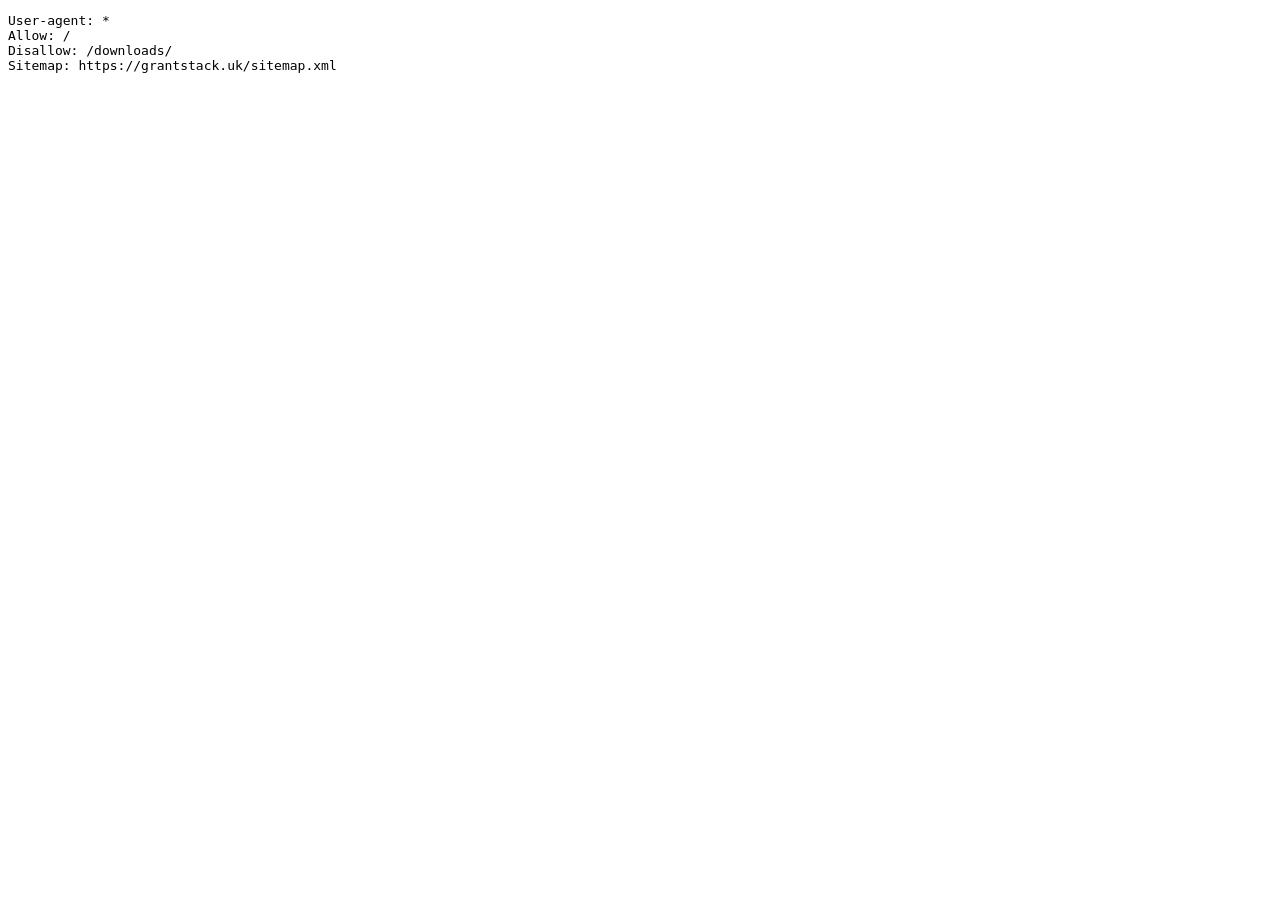
<file: robots.html>
<!doctype html>
<html lang="en-GB">
<head>
<meta charset="utf-8">
<meta name="viewport" content="width=device-width,initial-scale=1">
<title>robots.txt — GrantStack UK</title>
</head>
<body><pre>
User-agent: *
Allow: /
Disallow: /downloads/
Sitemap: https://grantstack.uk/sitemap.xml
</pre></body>
</html>
</file>
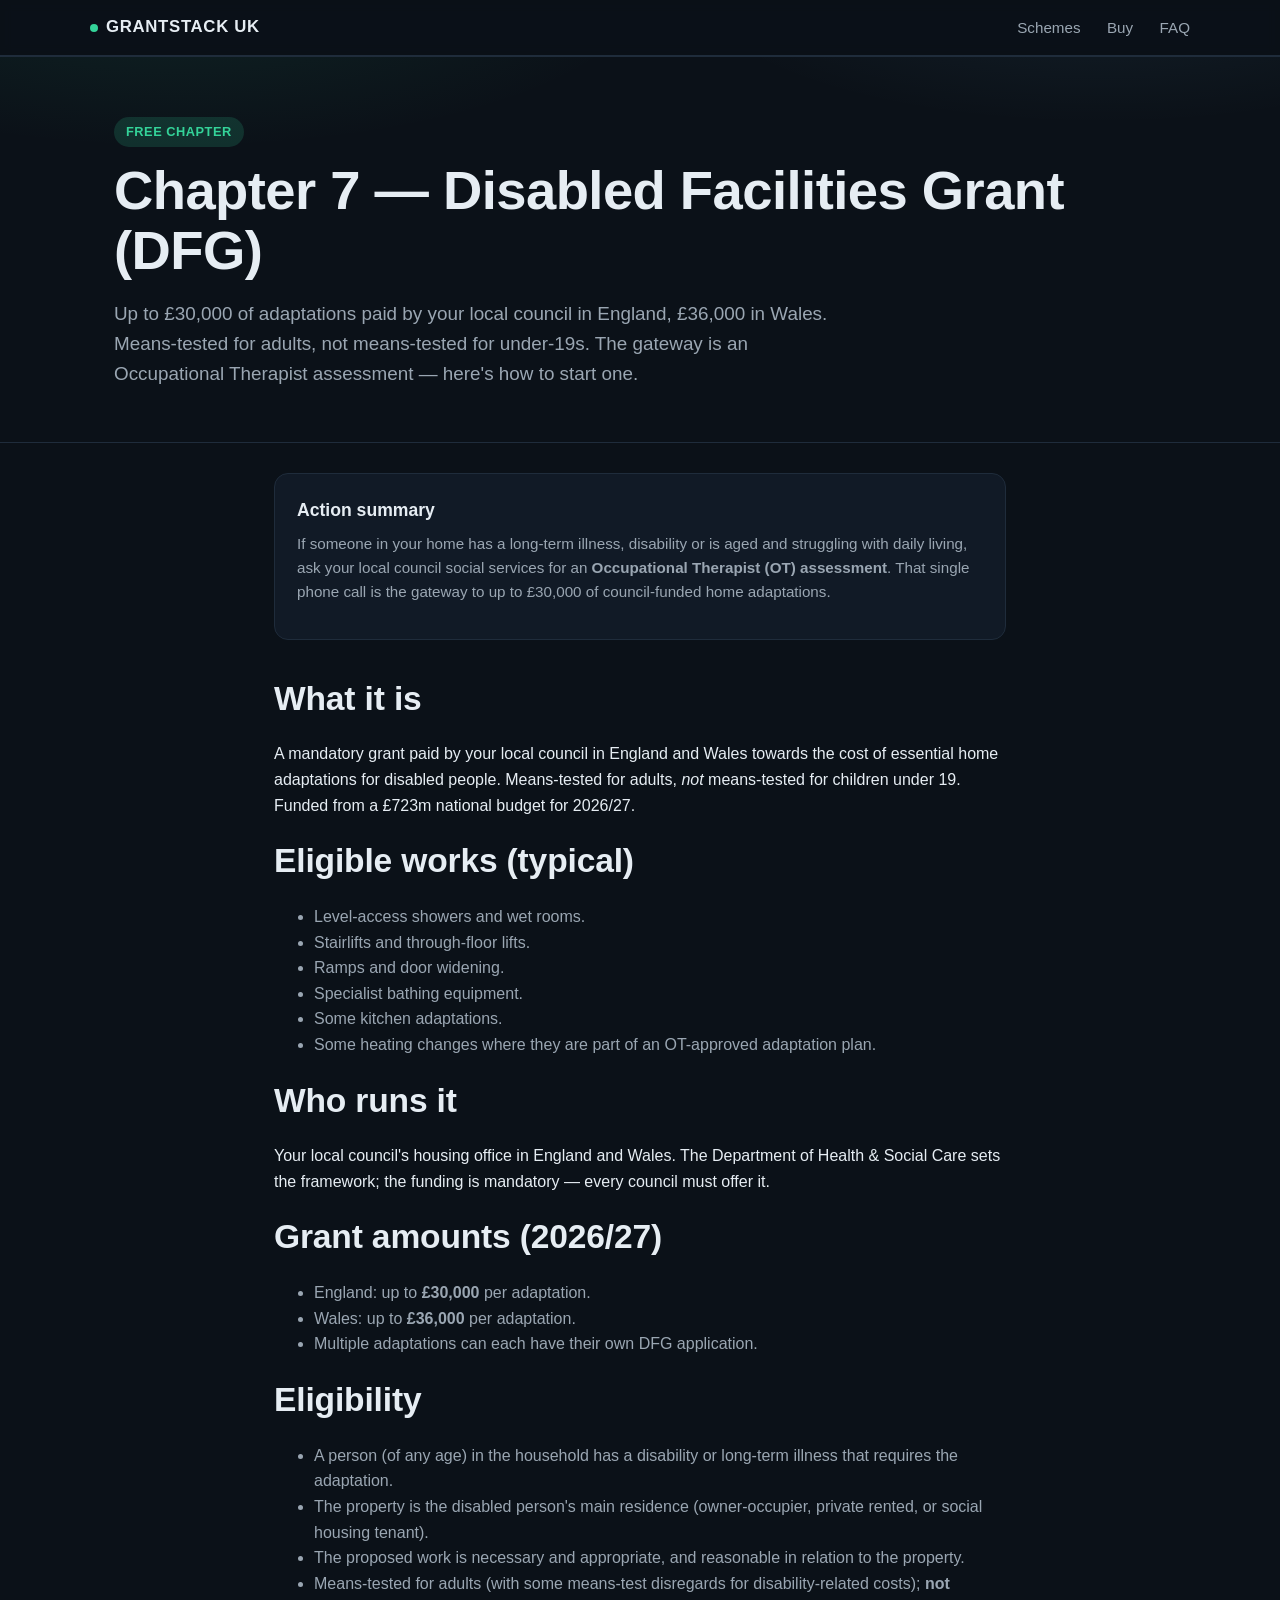
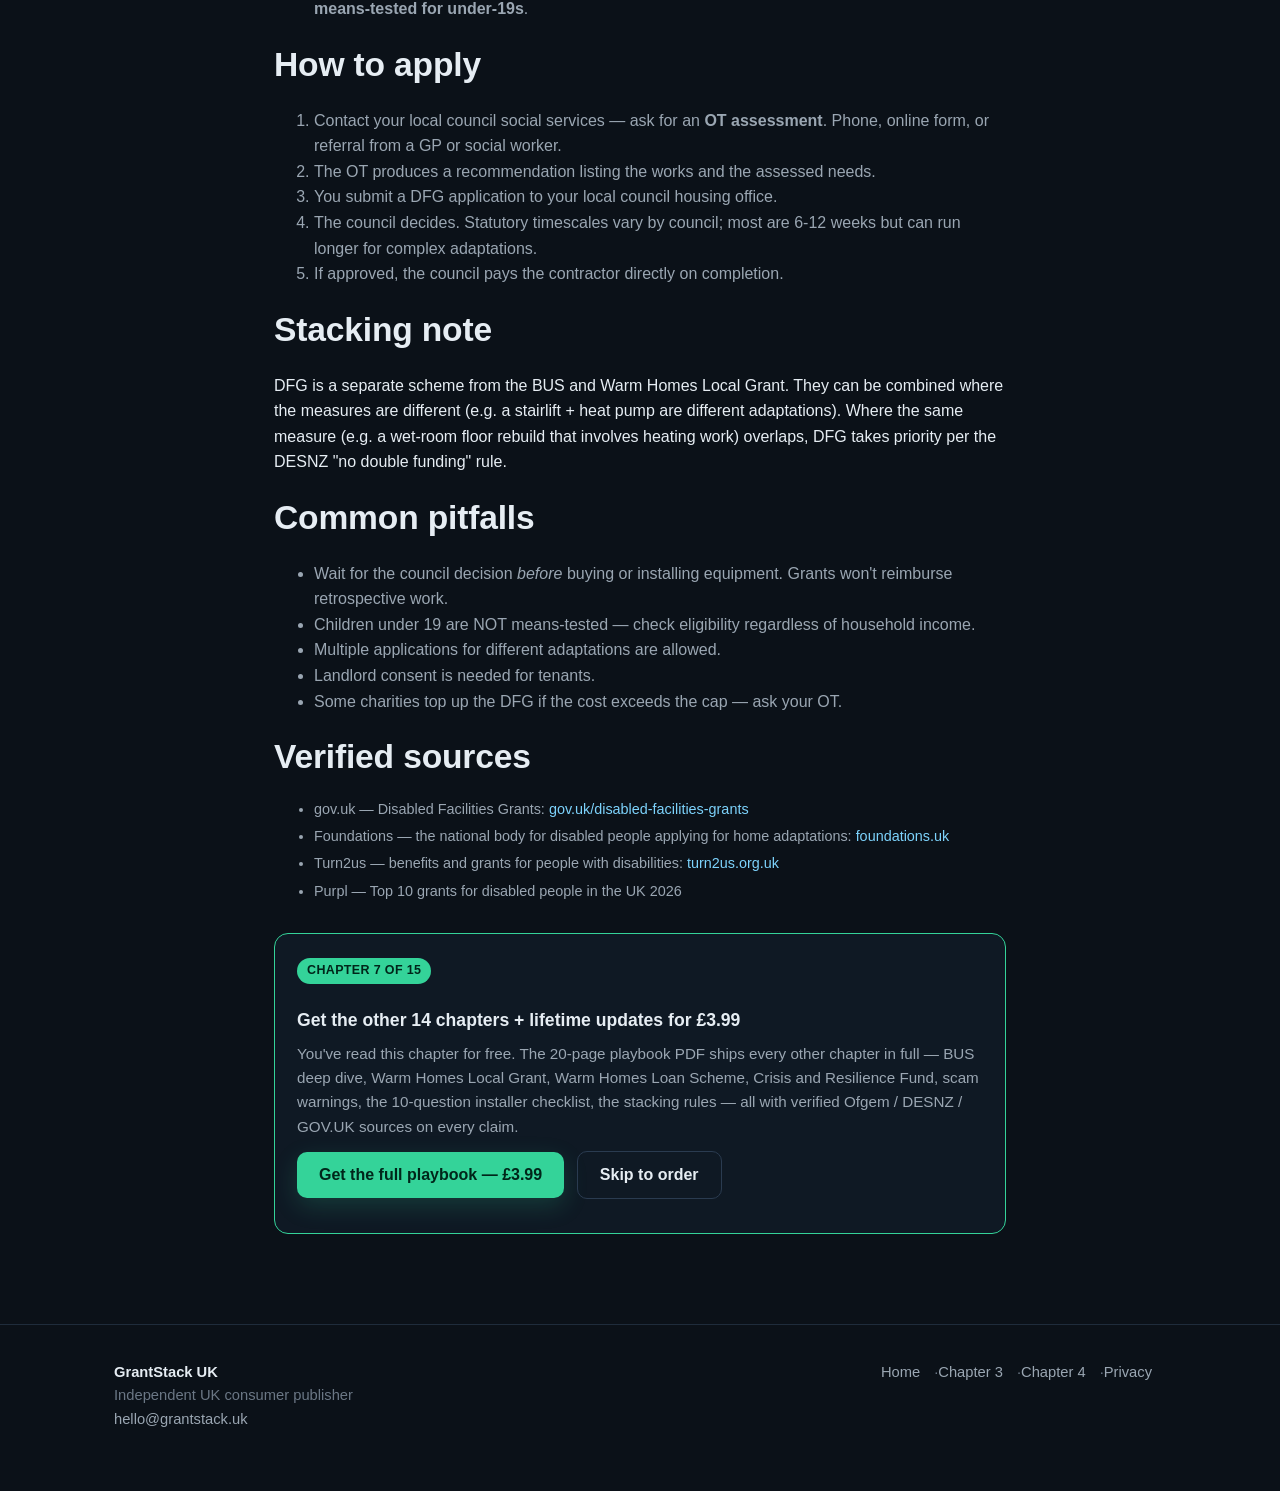
<file: sample-dfg.html>
<!doctype html>
<html lang="en-GB">
<head>
<meta charset="utf-8">
<meta name="viewport" content="width=device-width,initial-scale=1">
<title>Free Chapter — Disabled Facilities Grant deep dive | GrantStack UK</title>
<meta name="description" content="Read Chapter 7 of the UK Home Energy & Grants Stacking Playbook — the Disabled Facilities Grant deep dive, up to £30,000 (England) or £36,000 (Wales), with verified sources, OT assessment process, and stacking rules.">
<meta name="theme-color" content="#0b1118">
<link rel="stylesheet" href="assets/styles.css">
</head>
<body>

<header class="topbar">
  <div class="container topbar-inner">
    <a class="brand" href="index.html"><span class="dot"></span>GRANTSTACK UK</a>
    <nav class="nav">
      <a href="index.html#schemes">Schemes</a>
      <a href="index.html#pricing">Buy</a>
      <a href="index.html#faq">FAQ</a>
    </nav>
  </div>
</header>

<main>

<section class="hero" style="padding:60px 0 24px;">
  <div class="container">
    <span class="tag" style="display:inline-block;background:var(--accent-dim);color:var(--accent);padding:5px 12px;border-radius:999px;font-size:.8rem;font-weight:600;letter-spacing:.04em;margin-bottom:14px;">FREE CHAPTER</span>
    <h1>Chapter 7 — Disabled Facilities Grant (DFG)</h1>
    <p class="lead">Up to £30,000 of adaptations paid by your local council in England, £36,000 in Wales. Means-tested for adults, not means-tested for under-19s. The gateway is an Occupational Therapist assessment — here's how to start one.</p>
  </div>
</section>

<section style="padding-top:30px;">
  <div class="container" style="max-width:780px;">

    <div class="card">
      <h3>Action summary</h3>
      <p>If someone in your home has a long-term illness, disability or is aged and struggling with daily living, ask your local council social services for an <strong>Occupational Therapist (OT) assessment</strong>. That single phone call is the gateway to up to £30,000 of council-funded home adaptations.</p>
    </div>

    <h2 style="margin-top:32px;">What it is</h2>
    <p>A mandatory grant paid by your local council in England and Wales towards the cost of essential home adaptations for disabled people. Means-tested for adults, <em>not</em> means-tested for children under 19. Funded from a £723m national budget for 2026/27.</p>

    <h2>Eligible works (typical)</h2>
    <ul style="color:var(--fg-muted);">
      <li>Level-access showers and wet rooms.</li>
      <li>Stairlifts and through-floor lifts.</li>
      <li>Ramps and door widening.</li>
      <li>Specialist bathing equipment.</li>
      <li>Some kitchen adaptations.</li>
      <li>Some heating changes where they are part of an OT-approved adaptation plan.</li>
    </ul>

    <h2>Who runs it</h2>
    <p>Your local council's housing office in England and Wales. The Department of Health & Social Care sets the framework; the funding is mandatory — every council must offer it.</p>

    <h2>Grant amounts (2026/27)</h2>
    <ul style="color:var(--fg-muted);">
      <li>England: up to <strong>£30,000</strong> per adaptation.</li>
      <li>Wales: up to <strong>£36,000</strong> per adaptation.</li>
      <li>Multiple adaptations can each have their own DFG application.</li>
    </ul>

    <h2>Eligibility</h2>
    <ul style="color:var(--fg-muted);">
      <li>A person (of any age) in the household has a disability or long-term illness that requires the adaptation.</li>
      <li>The property is the disabled person's main residence (owner-occupier, private rented, or social housing tenant).</li>
      <li>The proposed work is necessary and appropriate, and reasonable in relation to the property.</li>
      <li>Means-tested for adults (with some means-test disregards for disability-related costs); <strong>not means-tested for under-19s</strong>.</li>
    </ul>

    <h2>How to apply</h2>
    <ol style="color:var(--fg-muted);">
      <li>Contact your local council social services — ask for an <strong>OT assessment</strong>. Phone, online form, or referral from a GP or social worker.</li>
      <li>The OT produces a recommendation listing the works and the assessed needs.</li>
      <li>You submit a DFG application to your local council housing office.</li>
      <li>The council decides. Statutory timescales vary by council; most are 6-12 weeks but can run longer for complex adaptations.</li>
      <li>If approved, the council pays the contractor directly on completion.</li>
    </ol>

    <h2>Stacking note</h2>
    <p>DFG is a separate scheme from the BUS and Warm Homes Local Grant. They can be combined where the measures are different (e.g. a stairlift + heat pump are different adaptations). Where the same measure (e.g. a wet-room floor rebuild that involves heating work) overlaps, DFG takes priority per the DESNZ "no double funding" rule.</p>

    <h2>Common pitfalls</h2>
    <ul style="color:var(--fg-muted);">
      <li>Wait for the council decision <em>before</em> buying or installing equipment. Grants won't reimburse retrospective work.</li>
      <li>Children under 19 are NOT means-tested — check eligibility regardless of household income.</li>
      <li>Multiple applications for different adaptations are allowed.</li>
      <li>Landlord consent is needed for tenants.</li>
      <li>Some charities top up the DFG if the cost exceeds the cap — ask your OT.</li>
    </ul>

    <h2>Verified sources</h2>
    <ul class="source-list">
      <li>gov.uk — Disabled Facilities Grants: <a href="https://www.gov.uk/disabled-facilities-grants">gov.uk/disabled-facilities-grants</a></li>
      <li>Foundations — the national body for disabled people applying for home adaptations: <a href="https://www.foundations.uk">foundations.uk</a></li>
      <li>Turn2us — benefits and grants for people with disabilities: <a href="https://www.turn2us.org.uk">turn2us.org.uk</a></li>
      <li>Purpl — Top 10 grants for disabled people in the UK 2026</li>
    </ul>

    <div class="card" style="margin-top:30px;border-color:var(--accent);background:var(--bg-card-2);">
      <span class="tag" style="background:var(--accent);color:#00261a;">CHAPTER 7 OF 15</span>
      <h3 style="margin-top:8px;">Get the other 14 chapters + lifetime updates for £3.99</h3>
      <p style="color:var(--fg-muted);">You've read this chapter for free. The 20-page playbook PDF ships every other chapter in full — BUS deep dive, Warm Homes Local Grant, Warm Homes Loan Scheme, Crisis and Resilience Fund, scam warnings, the 10-question installer checklist, the stacking rules — all with verified Ofgem / DESNZ / GOV.UK sources on every claim.</p>
      <p><a class="btn btn-primary" href="index.html#pricing">Get the full playbook — £3.99</a>
      &nbsp; <a class="btn btn-ghost" href="order.html?sku=playbook">Skip to order</a></p>
    </div>

  </div>
</section>

</main>

<footer>
  <div class="container row">
    <div><strong style="color:var(--fg);">GrantStack UK</strong><br>Independent UK consumer publisher<br><a href="mailto:paulaustin3977@gmail.com?subject=%5Bgrantstack%5D%20Support">hello@grantstack.uk</a></div>
    <div><a href="index.html">Home</a>·<a href="sample.html">Chapter 3</a>·<a href="sample-warm-homes.html">Chapter 4</a>·<a href="privacy.html">Privacy</a></div>
  </div>
</footer>
</body>
</html>
</file>
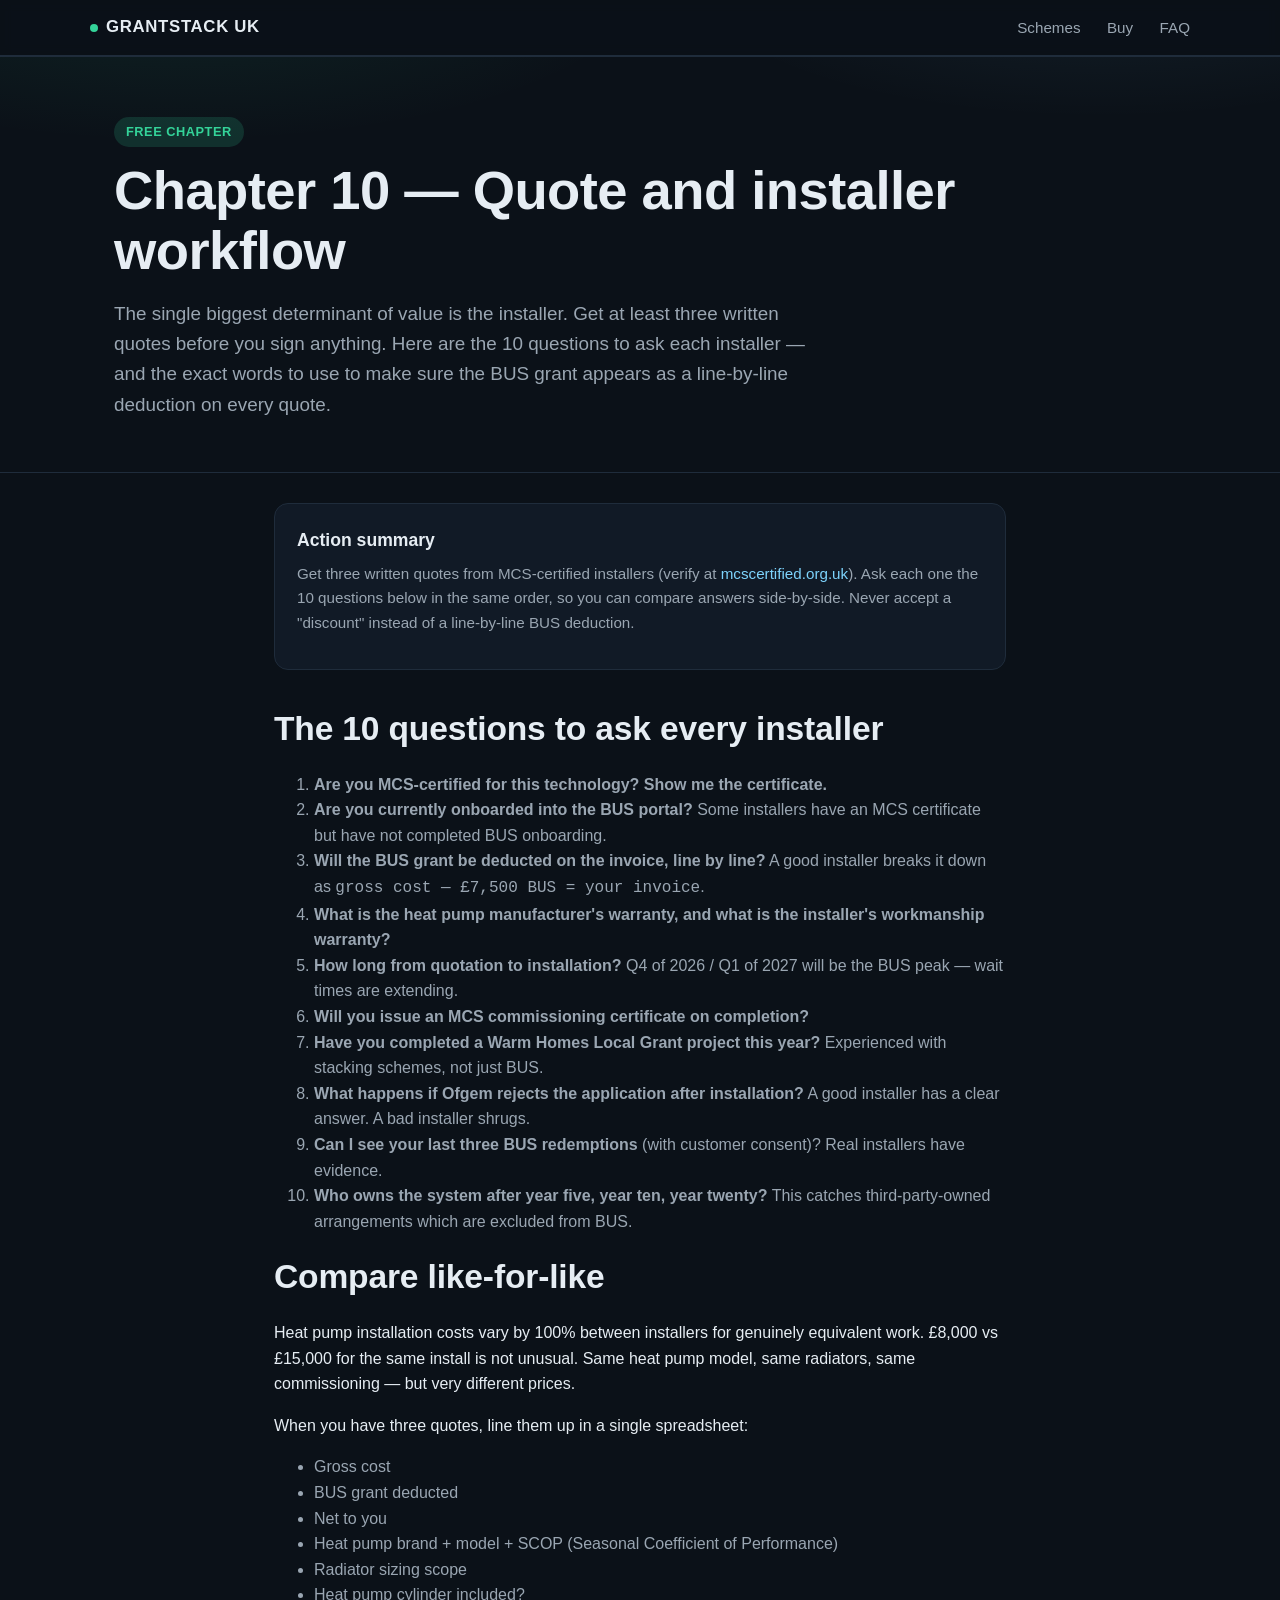
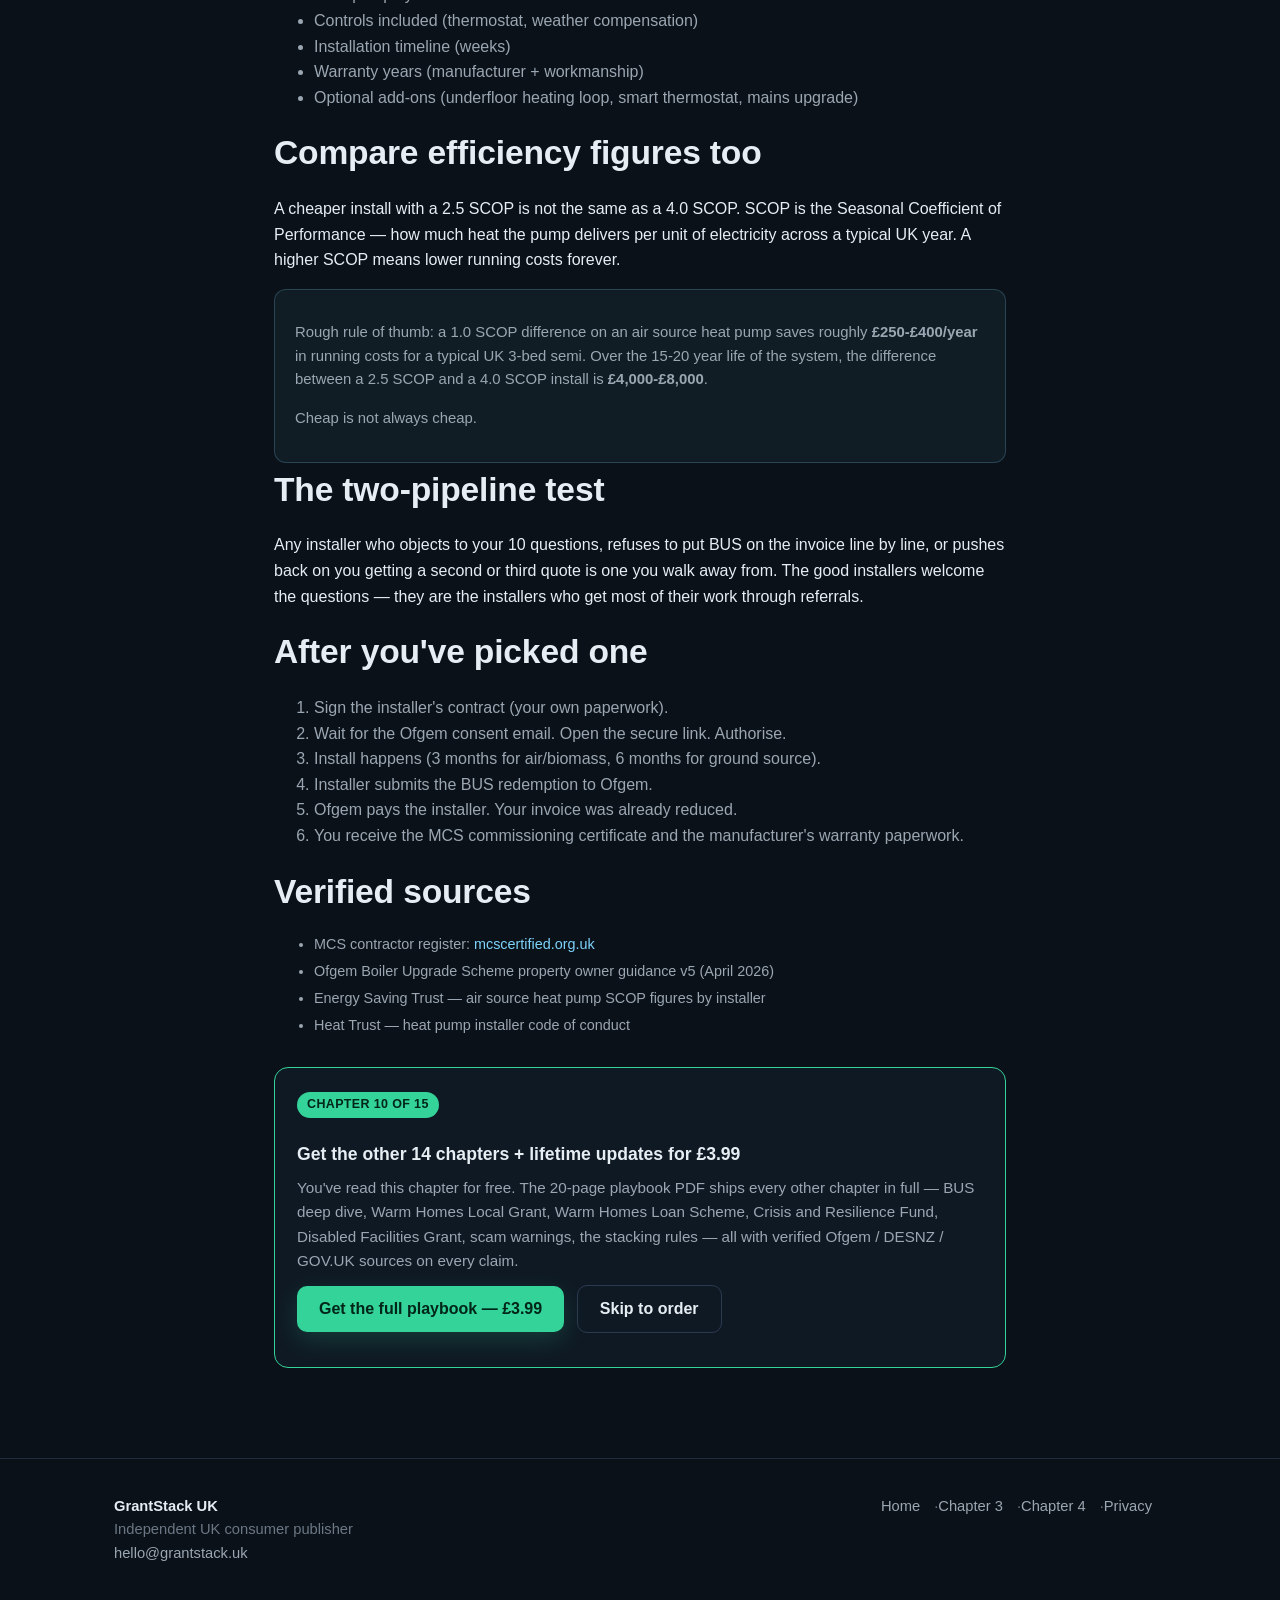
<file: sample-installer-checklist.html>
<!doctype html>
<html lang="en-GB">
<head>
<meta charset="utf-8">
<meta name="viewport" content="width=device-width,initial-scale=1">
<title>Free Chapter — 10-question installer checklist | GrantStack UK</title>
<meta name="description" content="Read Chapter 10 of the UK Home Energy & Grants Stacking Playbook — the 10-question installer checklist, the questions most homeowners forget to ask before signing a heat pump quote, and how to compare like-for-like.">
<meta name="theme-color" content="#0b1118">
<link rel="stylesheet" href="assets/styles.css">
</head>
<body>

<header class="topbar">
  <div class="container topbar-inner">
    <a class="brand" href="index.html"><span class="dot"></span>GRANTSTACK UK</a>
    <nav class="nav">
      <a href="index.html#schemes">Schemes</a>
      <a href="index.html#pricing">Buy</a>
      <a href="index.html#faq">FAQ</a>
    </nav>
  </div>
</header>

<main>

<section class="hero" style="padding:60px 0 24px;">
  <div class="container">
    <span class="tag" style="display:inline-block;background:var(--accent-dim);color:var(--accent);padding:5px 12px;border-radius:999px;font-size:.8rem;font-weight:600;letter-spacing:.04em;margin-bottom:14px;">FREE CHAPTER</span>
    <h1>Chapter 10 — Quote and installer workflow</h1>
    <p class="lead">The single biggest determinant of value is the installer. Get at least three written quotes before you sign anything. Here are the 10 questions to ask each installer — and the exact words to use to make sure the BUS grant appears as a line-by-line deduction on every quote.</p>
  </div>
</section>

<section style="padding-top:30px;">
  <div class="container" style="max-width:780px;">

    <div class="card">
      <h3>Action summary</h3>
      <p>Get three written quotes from MCS-certified installers (verify at <a href="https://mcscertified.org.uk" target="_blank" rel="noopener">mcscertified.org.uk</a>). Ask each one the 10 questions below in the same order, so you can compare answers side-by-side. Never accept a "discount" instead of a line-by-line BUS deduction.</p>
    </div>

    <h2 style="margin-top:32px;">The 10 questions to ask every installer</h2>
    <ol style="color:var(--fg-muted);">
      <li><strong>Are you MCS-certified for this technology? Show me the certificate.</strong></li>
      <li><strong>Are you currently onboarded into the BUS portal?</strong> Some installers have an MCS certificate but have not completed BUS onboarding.</li>
      <li><strong>Will the BUS grant be deducted on the invoice, line by line?</strong> A good installer breaks it down as <code>gross cost — £7,500 BUS = your invoice</code>.</li>
      <li><strong>What is the heat pump manufacturer's warranty, and what is the installer's workmanship warranty?</strong></li>
      <li><strong>How long from quotation to installation?</strong> Q4 of 2026 / Q1 of 2027 will be the BUS peak — wait times are extending.</li>
      <li><strong>Will you issue an MCS commissioning certificate on completion?</strong></li>
      <li><strong>Have you completed a Warm Homes Local Grant project this year?</strong> Experienced with stacking schemes, not just BUS.</li>
      <li><strong>What happens if Ofgem rejects the application after installation?</strong> A good installer has a clear answer. A bad installer shrugs.</li>
      <li><strong>Can I see your last three BUS redemptions</strong> (with customer consent)? Real installers have evidence.</li>
      <li><strong>Who owns the system after year five, year ten, year twenty?</strong> This catches third-party-owned arrangements which are excluded from BUS.</li>
    </ol>

    <h2>Compare like-for-like</h2>
    <p>Heat pump installation costs vary by 100% between installers for genuinely equivalent work. £8,000 vs £15,000 for the same install is not unusual. Same heat pump model, same radiators, same commissioning — but very different prices.</p>

    <p>When you have three quotes, line them up in a single spreadsheet:</p>
    <ul style="color:var(--fg-muted);">
      <li>Gross cost</li>
      <li>BUS grant deducted</li>
      <li>Net to you</li>
      <li>Heat pump brand + model + SCOP (Seasonal Coefficient of Performance)</li>
      <li>Radiator sizing scope</li>
      <li>Heat pump cylinder included?</li>
      <li>Controls included (thermostat, weather compensation)</li>
      <li>Installation timeline (weeks)</li>
      <li>Warranty years (manufacturer + workmanship)</li>
      <li>Optional add-ons (underfloor heating loop, smart thermostat, mains upgrade)</li>
    </ul>

    <h2>Compare efficiency figures too</h2>
    <p>A cheaper install with a 2.5 SCOP is not the same as a 4.0 SCOP. SCOP is the Seasonal Coefficient of Performance — how much heat the pump delivers per unit of electricity across a typical UK year. A higher SCOP means lower running costs forever.</p>

    <div class="note">
      <p>Rough rule of thumb: a 1.0 SCOP difference on an air source heat pump saves roughly <strong>£250-£400/year</strong> in running costs for a typical UK 3-bed semi. Over the 15-20 year life of the system, the difference between a 2.5 SCOP and a 4.0 SCOP install is <strong>£4,000-£8,000</strong>.</p>
      <p>Cheap is not always cheap.</p>
    </div>

    <h2>The two-pipeline test</h2>
    <p>Any installer who objects to your 10 questions, refuses to put BUS on the invoice line by line, or pushes back on you getting a second or third quote is one you walk away from. The good installers welcome the questions — they are the installers who get most of their work through referrals.</p>

    <h2>After you've picked one</h2>
    <ol style="color:var(--fg-muted);">
      <li>Sign the installer's contract (your own paperwork).</li>
      <li>Wait for the Ofgem consent email. Open the secure link. Authorise.</li>
      <li>Install happens (3 months for air/biomass, 6 months for ground source).</li>
      <li>Installer submits the BUS redemption to Ofgem.</li>
      <li>Ofgem pays the installer. Your invoice was already reduced.</li>
      <li>You receive the MCS commissioning certificate and the manufacturer's warranty paperwork.</li>
    </ol>

    <h2>Verified sources</h2>
    <ul class="source-list">
      <li>MCS contractor register: <a href="https://mcscertified.org.uk">mcscertified.org.uk</a></li>
      <li>Ofgem Boiler Upgrade Scheme property owner guidance v5 (April 2026)</li>
      <li>Energy Saving Trust — air source heat pump SCOP figures by installer</li>
      <li>Heat Trust — heat pump installer code of conduct</li>
    </ul>

    <div class="card" style="margin-top:30px;border-color:var(--accent);background:var(--bg-card-2);">
      <span class="tag" style="background:var(--accent);color:#00261a;">CHAPTER 10 OF 15</span>
      <h3 style="margin-top:8px;">Get the other 14 chapters + lifetime updates for £3.99</h3>
      <p style="color:var(--fg-muted);">You've read this chapter for free. The 20-page playbook PDF ships every other chapter in full — BUS deep dive, Warm Homes Local Grant, Warm Homes Loan Scheme, Crisis and Resilience Fund, Disabled Facilities Grant, scam warnings, the stacking rules — all with verified Ofgem / DESNZ / GOV.UK sources on every claim.</p>
      <p><a class="btn btn-primary" href="index.html#pricing">Get the full playbook — £3.99</a>
      &nbsp; <a class="btn btn-ghost" href="order.html?sku=playbook">Skip to order</a></p>
    </div>

  </div>
</section>

</main>

<footer>
  <div class="container row">
    <div><strong style="color:var(--fg);">GrantStack UK</strong><br>Independent UK consumer publisher<br><a href="mailto:paulaustin3977@gmail.com?subject=%5Bgrantstack%5D%20Support">hello@grantstack.uk</a></div>
    <div><a href="index.html">Home</a>·<a href="sample.html">Chapter 3</a>·<a href="sample-warm-homes.html">Chapter 4</a>·<a href="privacy.html">Privacy</a></div>
  </div>
</footer>
</body>
</html>
</file>
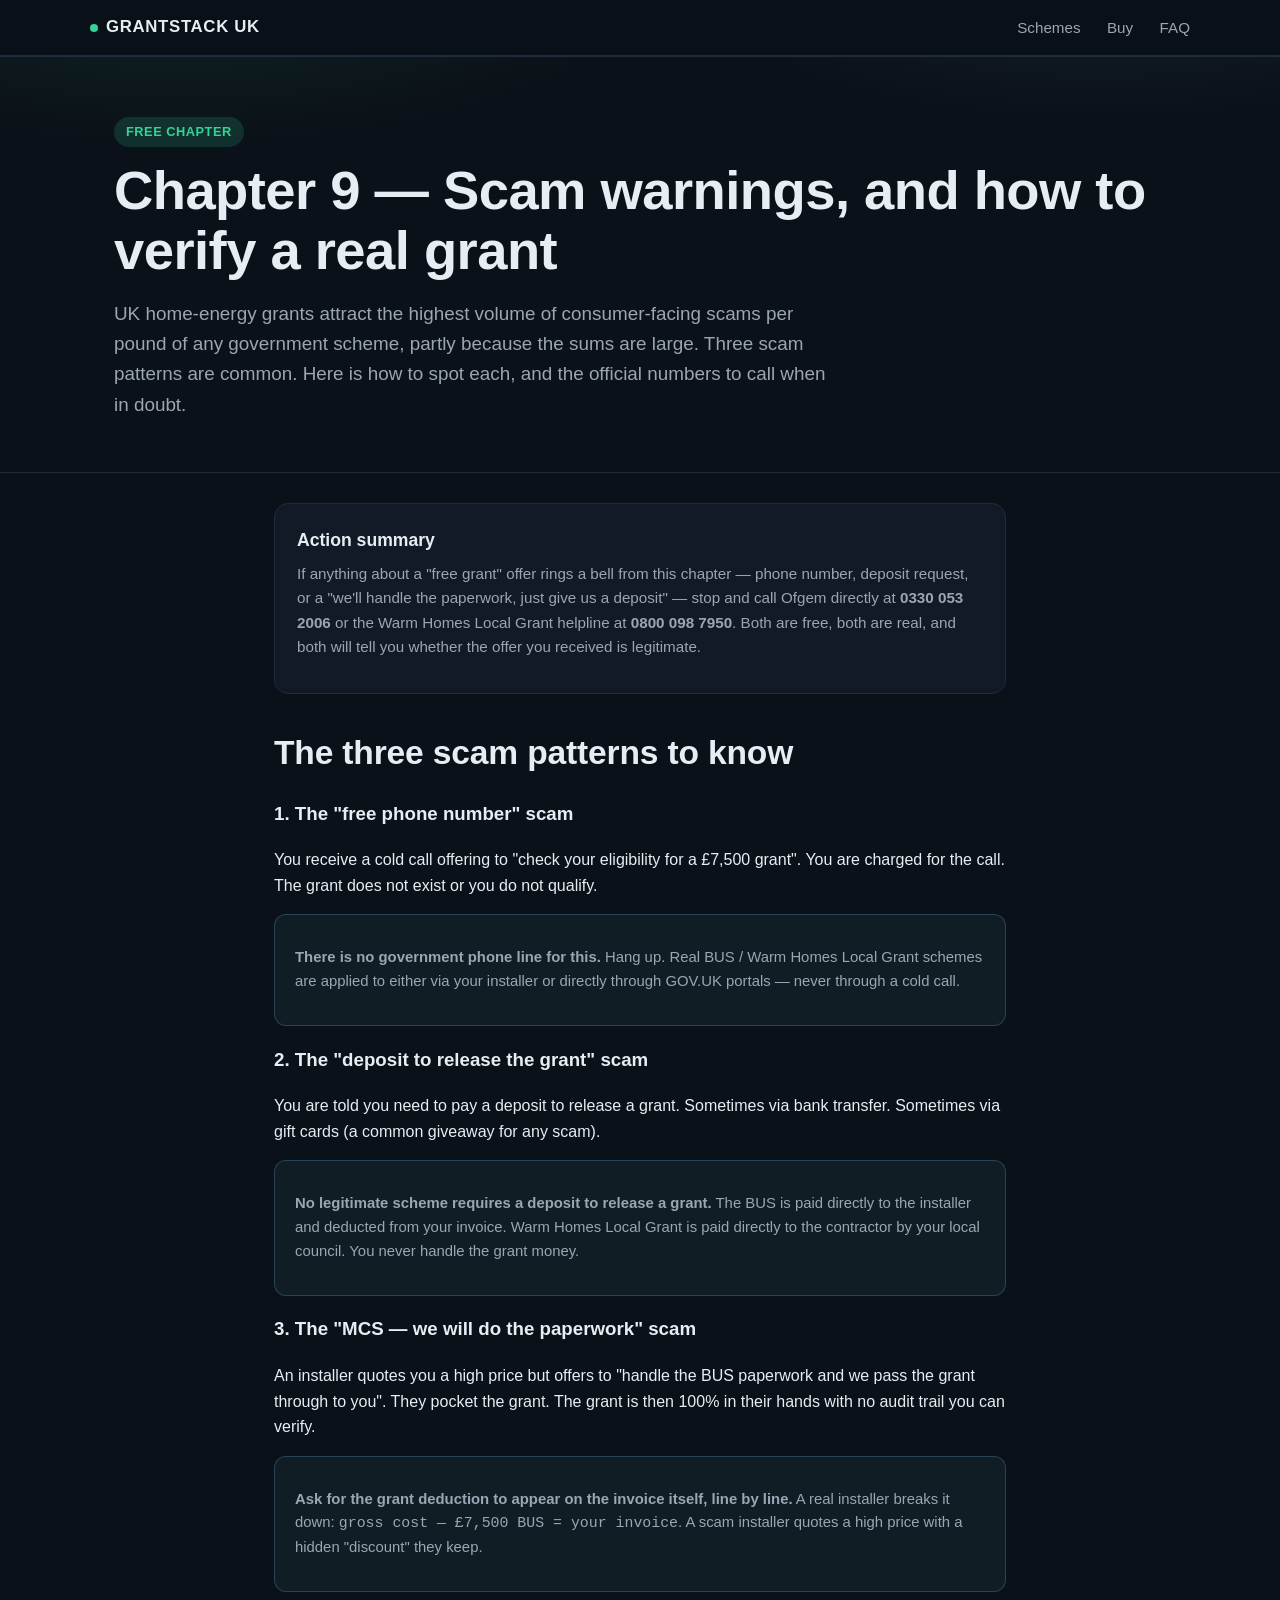
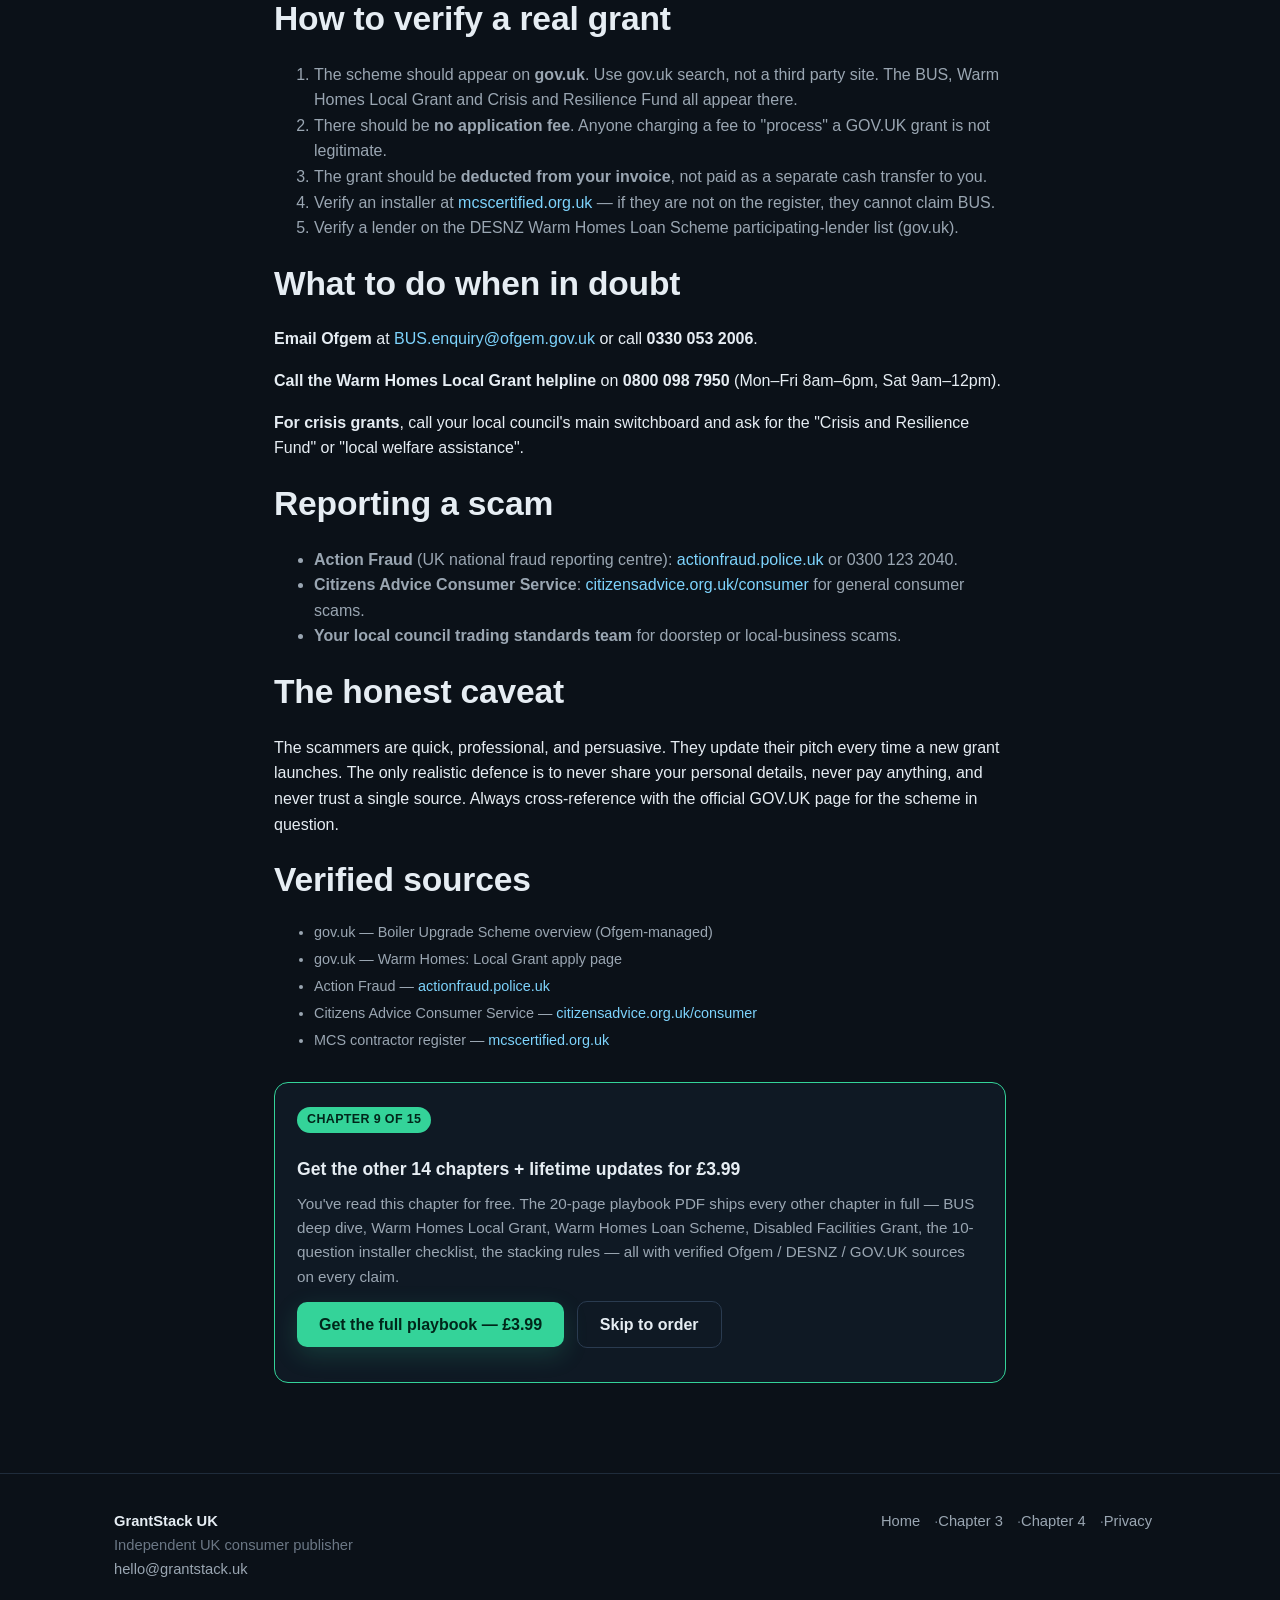
<file: sample-scams.html>
<!doctype html>
<html lang="en-GB">
<head>
<meta charset="utf-8">
<meta name="viewport" content="width=device-width,initial-scale=1">
<title>Free Chapter — UK grant scam warnings | GrantStack UK</title>
<meta name="description" content="Read Chapter 9 of the UK Home Energy & Grants Stacking Playbook — the scam warnings chapter. The three scam patterns, how to verify a real grant, what to do when in doubt. Free, with official sources to call.">
<meta name="theme-color" content="#0b1118">
<link rel="stylesheet" href="assets/styles.css">
</head>
<body>

<header class="topbar">
  <div class="container topbar-inner">
    <a class="brand" href="index.html"><span class="dot"></span>GRANTSTACK UK</a>
    <nav class="nav">
      <a href="index.html#schemes">Schemes</a>
      <a href="index.html#pricing">Buy</a>
      <a href="index.html#faq">FAQ</a>
    </nav>
  </div>
</header>

<main>

<section class="hero" style="padding:60px 0 24px;">
  <div class="container">
    <span class="tag" style="display:inline-block;background:var(--accent-dim);color:var(--accent);padding:5px 12px;border-radius:999px;font-size:.8rem;font-weight:600;letter-spacing:.04em;margin-bottom:14px;">FREE CHAPTER</span>
    <h1>Chapter 9 — Scam warnings, and how to verify a real grant</h1>
    <p class="lead">UK home-energy grants attract the highest volume of consumer-facing scams per pound of any government scheme, partly because the sums are large. Three scam patterns are common. Here is how to spot each, and the official numbers to call when in doubt.</p>
  </div>
</section>

<section style="padding-top:30px;">
  <div class="container" style="max-width:780px;">

    <div class="card">
      <h3>Action summary</h3>
      <p>If anything about a "free grant" offer rings a bell from this chapter — phone number, deposit request, or a "we'll handle the paperwork, just give us a deposit" — stop and call Ofgem directly at <strong>0330 053 2006</strong> or the Warm Homes Local Grant helpline at <strong>0800 098 7950</strong>. Both are free, both are real, and both will tell you whether the offer you received is legitimate.</p>
    </div>

    <h2 style="margin-top:32px;">The three scam patterns to know</h2>

    <h3>1. The "free phone number" scam</h3>
    <p>You receive a cold call offering to "check your eligibility for a £7,500 grant". You are charged for the call. The grant does not exist or you do not qualify.</p>
    <div class="note"><p><strong>There is no government phone line for this.</strong> Hang up. Real BUS / Warm Homes Local Grant schemes are applied to either via your installer or directly through GOV.UK portals — never through a cold call.</p></div>

    <h3>2. The "deposit to release the grant" scam</h3>
    <p>You are told you need to pay a deposit to release a grant. Sometimes via bank transfer. Sometimes via gift cards (a common giveaway for any scam).</p>
    <div class="note"><p><strong>No legitimate scheme requires a deposit to release a grant.</strong> The BUS is paid directly to the installer and deducted from your invoice. Warm Homes Local Grant is paid directly to the contractor by your local council. You never handle the grant money.</p></div>

    <h3>3. The "MCS — we will do the paperwork" scam</h3>
    <p>An installer quotes you a high price but offers to "handle the BUS paperwork and we pass the grant through to you". They pocket the grant. The grant is then 100% in their hands with no audit trail you can verify.</p>
    <div class="note"><p><strong>Ask for the grant deduction to appear on the invoice itself, line by line.</strong> A real installer breaks it down: <code>gross cost — £7,500 BUS = your invoice</code>. A scam installer quotes a high price with a hidden "discount" they keep.</p></div>

    <h2>How to verify a real grant</h2>
    <ol style="color:var(--fg-muted);">
      <li>The scheme should appear on <strong>gov.uk</strong>. Use gov.uk search, not a third party site. The BUS, Warm Homes Local Grant and Crisis and Resilience Fund all appear there.</li>
      <li>There should be <strong>no application fee</strong>. Anyone charging a fee to "process" a GOV.UK grant is not legitimate.</li>
      <li>The grant should be <strong>deducted from your invoice</strong>, not paid as a separate cash transfer to you.</li>
      <li>Verify an installer at <a href="https://mcscertified.org.uk" target="_blank" rel="noopener">mcscertified.org.uk</a> — if they are not on the register, they cannot claim BUS.</li>
      <li>Verify a lender on the DESNZ Warm Homes Loan Scheme participating-lender list (gov.uk).</li>
    </ol>

    <h2>What to do when in doubt</h2>
    <p><strong>Email Ofgem</strong> at <a href="mailto:BUS.enquiry@ofgem.gov.uk">BUS.enquiry@ofgem.gov.uk</a> or call <strong>0330 053 2006</strong>.</p>
    <p><strong>Call the Warm Homes Local Grant helpline</strong> on <strong>0800 098 7950</strong> (Mon–Fri 8am–6pm, Sat 9am–12pm).</p>
    <p><strong>For crisis grants</strong>, call your local council's main switchboard and ask for the "Crisis and Resilience Fund" or "local welfare assistance".</p>

    <h2>Reporting a scam</h2>
    <ul style="color:var(--fg-muted);">
      <li><strong>Action Fraud</strong> (UK national fraud reporting centre): <a href="https://www.actionfraud.police.uk" target="_blank" rel="noopener">actionfraud.police.uk</a> or 0300 123 2040.</li>
      <li><strong>Citizens Advice Consumer Service</strong>: <a href="https://www.citizensadvice.org.uk/consumer/" target="_blank" rel="noopener">citizensadvice.org.uk/consumer</a> for general consumer scams.</li>
      <li><strong>Your local council trading standards team</strong> for doorstep or local-business scams.</li>
    </ul>

    <h2>The honest caveat</h2>
    <p>The scammers are quick, professional, and persuasive. They update their pitch every time a new grant launches. The only realistic defence is to never share your personal details, never pay anything, and never trust a single source. Always cross-reference with the official GOV.UK page for the scheme in question.</p>

    <h2>Verified sources</h2>
    <ul class="source-list">
      <li>gov.uk — Boiler Upgrade Scheme overview (Ofgem-managed)</li>
      <li>gov.uk — Warm Homes: Local Grant apply page</li>
      <li>Action Fraud — <a href="https://www.actionfraud.police.uk">actionfraud.police.uk</a></li>
      <li>Citizens Advice Consumer Service — <a href="https://www.citizensadvice.org.uk/consumer/">citizensadvice.org.uk/consumer</a></li>
      <li>MCS contractor register — <a href="https://mcscertified.org.uk">mcscertified.org.uk</a></li>
    </ul>

    <div class="card" style="margin-top:30px;border-color:var(--accent);background:var(--bg-card-2);">
      <span class="tag" style="background:var(--accent);color:#00261a;">CHAPTER 9 OF 15</span>
      <h3 style="margin-top:8px;">Get the other 14 chapters + lifetime updates for £3.99</h3>
      <p style="color:var(--fg-muted);">You've read this chapter for free. The 20-page playbook PDF ships every other chapter in full — BUS deep dive, Warm Homes Local Grant, Warm Homes Loan Scheme, Disabled Facilities Grant, the 10-question installer checklist, the stacking rules — all with verified Ofgem / DESNZ / GOV.UK sources on every claim.</p>
      <p><a class="btn btn-primary" href="index.html#pricing">Get the full playbook — £3.99</a>
      &nbsp; <a class="btn btn-ghost" href="order.html?sku=playbook">Skip to order</a></p>
    </div>

  </div>
</section>

</main>

<footer>
  <div class="container row">
    <div><strong style="color:var(--fg);">GrantStack UK</strong><br>Independent UK consumer publisher<br><a href="mailto:paulaustin3977@gmail.com?subject=%5Bgrantstack%5D%20Support">hello@grantstack.uk</a></div>
    <div><a href="index.html">Home</a>·<a href="sample.html">Chapter 3</a>·<a href="sample-warm-homes.html">Chapter 4</a>·<a href="privacy.html">Privacy</a></div>
  </div>
</footer>
</body>
</html>
</file>
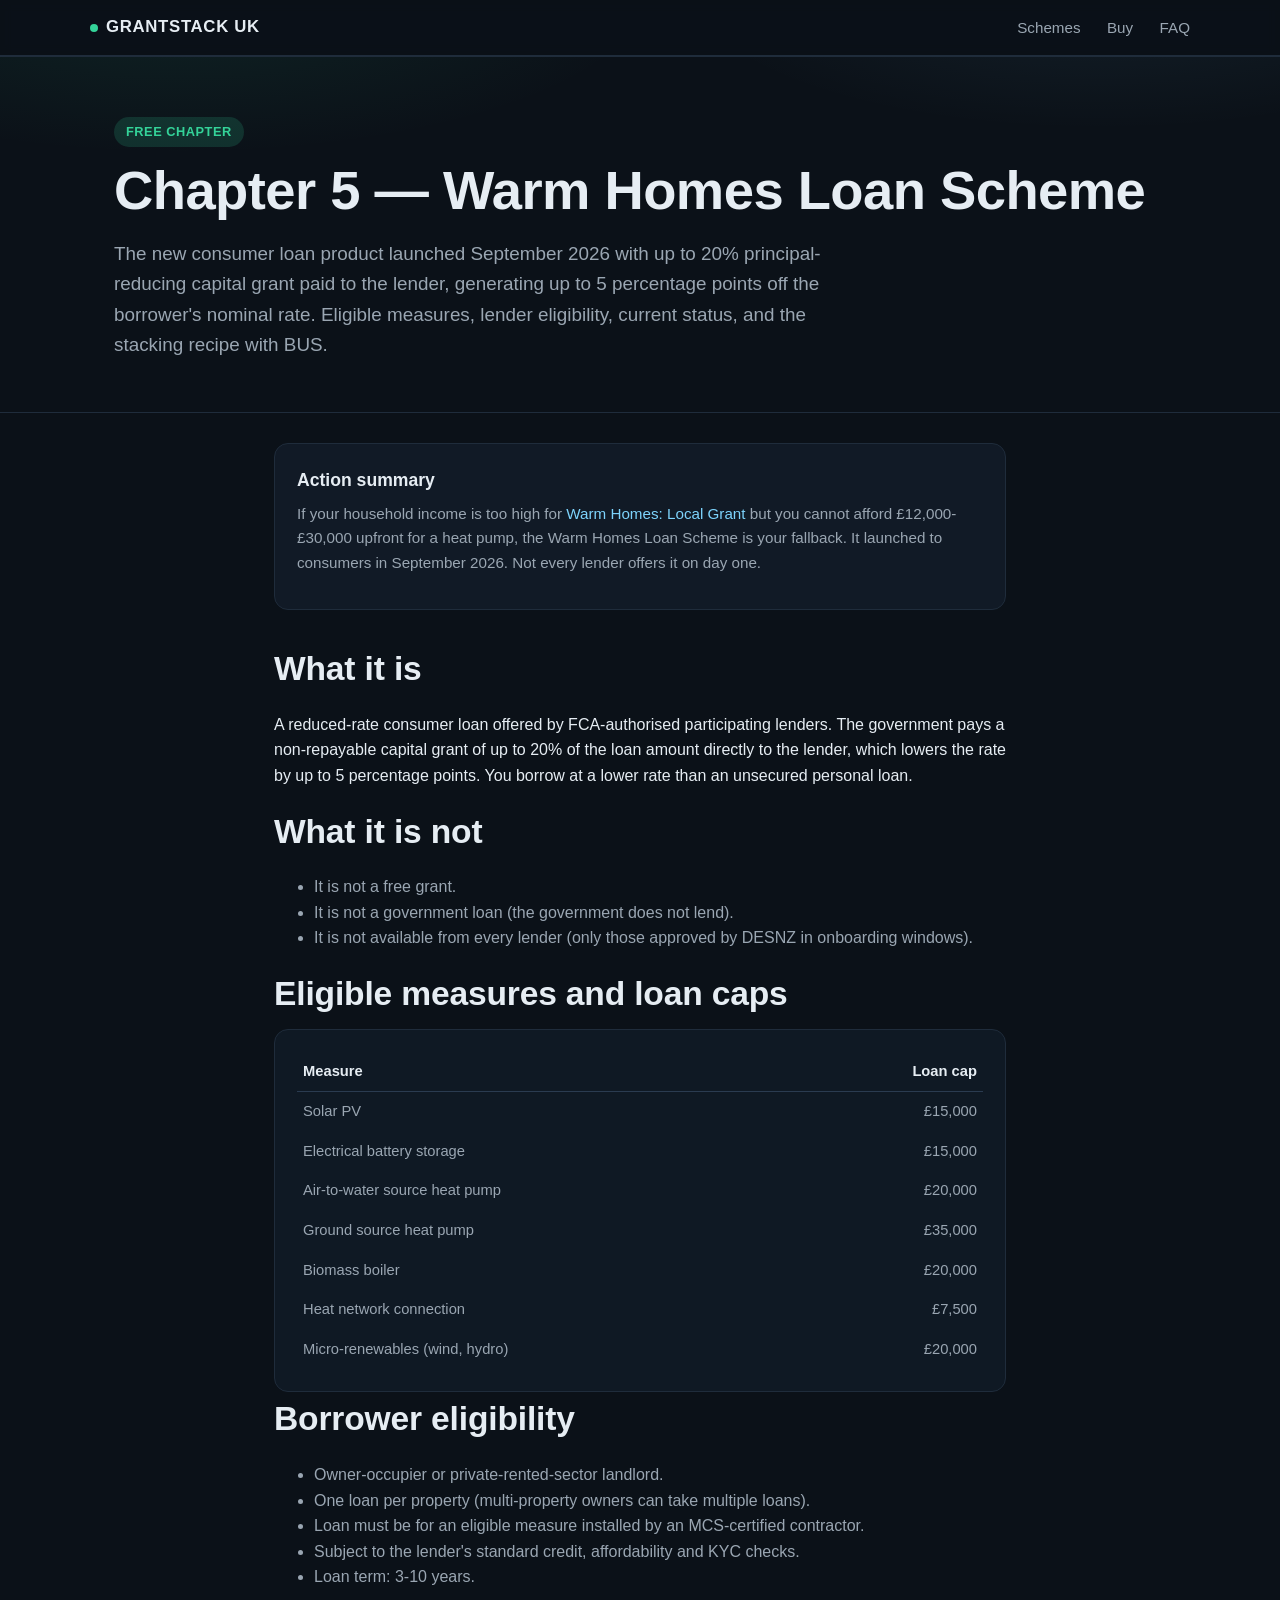
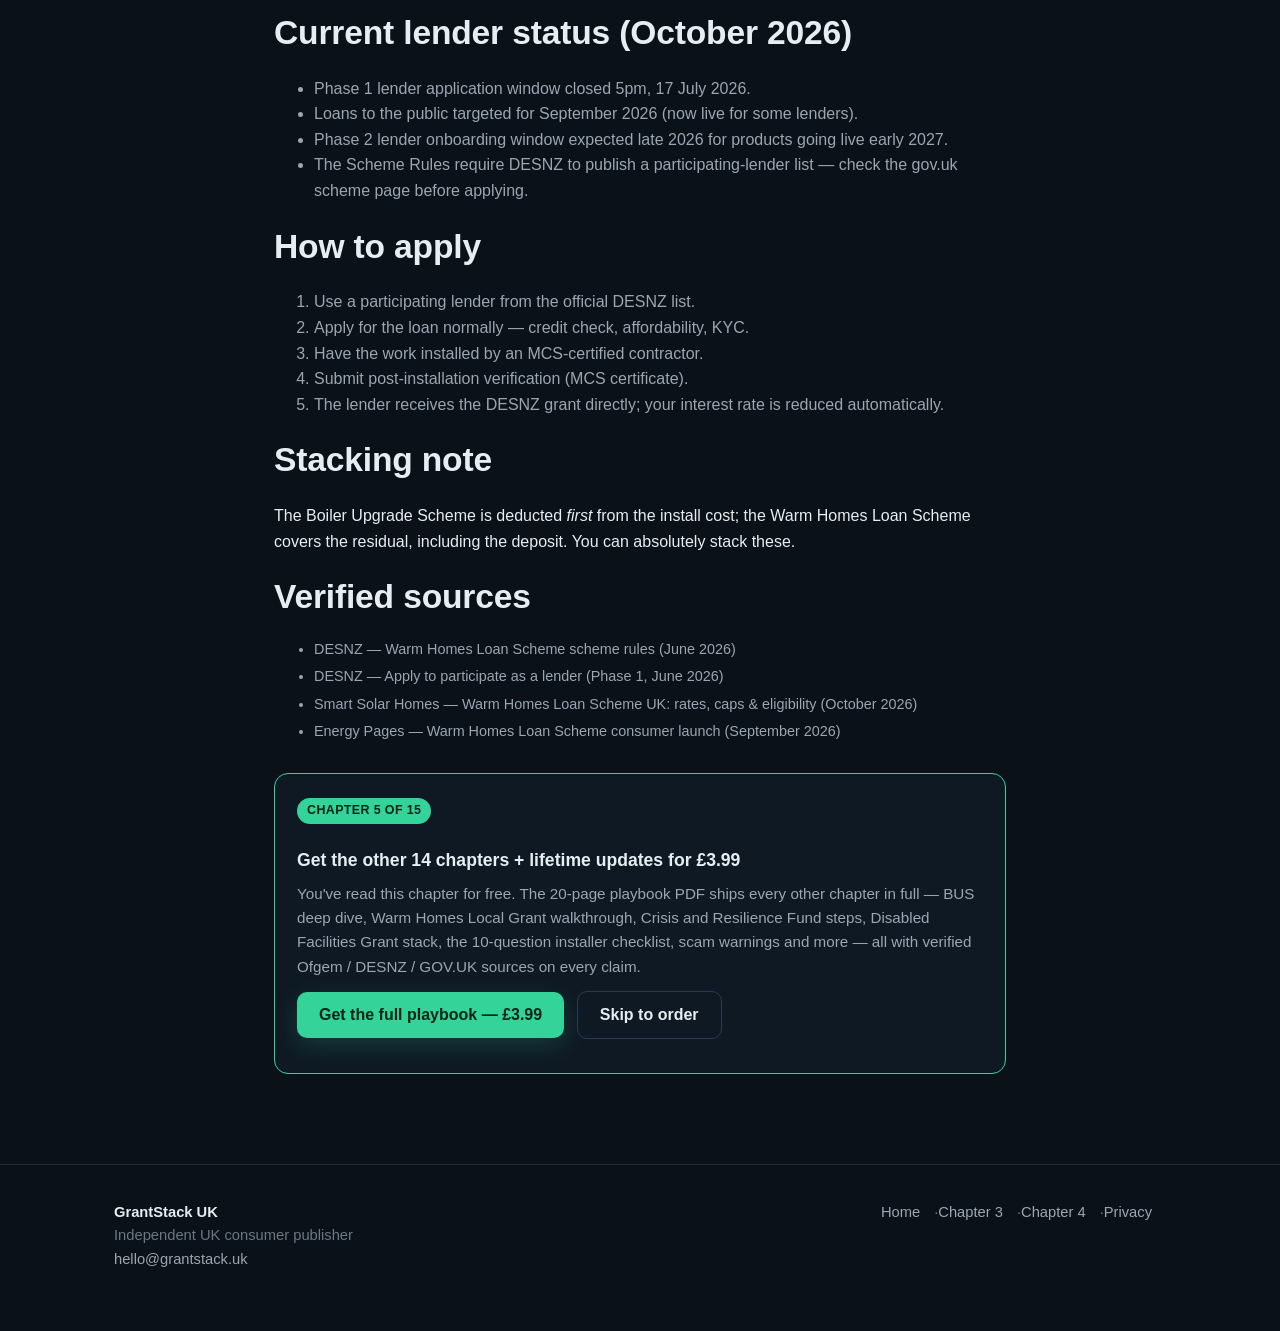
<file: sample-warm-homes-loan.html>
<!doctype html>
<html lang="en-GB">
<head>
<meta charset="utf-8">
<meta name="viewport" content="width=device-width,initial-scale=1">
<title>Free Chapter — Warm Homes Loan Scheme deep dive | GrantStack UK</title>
<meta name="description" content="Read Chapter 5 of the UK Home Energy & Grants Stacking Playbook — the Warm Homes Loan Scheme walkthrough, the new government-supported consumer loan product launched September 2026, free, with verified sources.">
<meta name="theme-color" content="#0b1118">
<link rel="stylesheet" href="assets/styles.css">
</head>
<body>

<header class="topbar">
  <div class="container topbar-inner">
    <a class="brand" href="index.html"><span class="dot"></span>GRANTSTACK UK</a>
    <nav class="nav">
      <a href="index.html#schemes">Schemes</a>
      <a href="index.html#pricing">Buy</a>
      <a href="index.html#faq">FAQ</a>
    </nav>
  </div>
</header>

<main>

<section class="hero" style="padding:60px 0 24px;">
  <div class="container">
    <span class="tag" style="display:inline-block;background:var(--accent-dim);color:var(--accent);padding:5px 12px;border-radius:999px;font-size:.8rem;font-weight:600;letter-spacing:.04em;margin-bottom:14px;">FREE CHAPTER</span>
    <h1>Chapter 5 — Warm Homes Loan Scheme</h1>
    <p class="lead">The new consumer loan product launched September 2026 with up to 20% principal-reducing capital grant paid to the lender, generating up to 5 percentage points off the borrower's nominal rate. Eligible measures, lender eligibility, current status, and the stacking recipe with BUS.</p>
  </div>
</section>

<section style="padding-top:30px;">
  <div class="container" style="max-width:780px;">

    <div class="card">
      <h3>Action summary</h3>
      <p>If your household income is too high for <a href="sample-warm-homes.html">Warm Homes: Local Grant</a> but you cannot afford £12,000-£30,000 upfront for a heat pump, the Warm Homes Loan Scheme is your fallback. It launched to consumers in September 2026. Not every lender offers it on day one.</p>
    </div>

    <h2 style="margin-top:32px;">What it is</h2>
    <p>A reduced-rate consumer loan offered by FCA-authorised participating lenders. The government pays a non-repayable capital grant of up to 20% of the loan amount directly to the lender, which lowers the rate by up to 5 percentage points. You borrow at a lower rate than an unsecured personal loan.</p>

    <h2>What it is not</h2>
    <ul style="color:var(--fg-muted);">
      <li>It is not a free grant.</li>
      <li>It is not a government loan (the government does not lend).</li>
      <li>It is not available from every lender (only those approved by DESNZ in onboarding windows).</li>
    </ul>

    <h2>Eligible measures and loan caps</h2>
    <div class="card" style="background:var(--bg-card-2);">
<table style="width:100%;border-collapse:collapse;font-size:.92rem;">
<thead><tr style="text-align:left;color:var(--fg);"><th style="padding:8px 6px;border-bottom:1px solid var(--line-strong);">Measure</th><th style="padding:8px 6px;border-bottom:1px solid var(--line-strong);text-align:right;">Loan cap</th></tr></thead>
<tbody>
<tr style="color:var(--fg-muted);"><td style="padding:8px 6px;">Solar PV</td><td style="padding:8px 6px;text-align:right;">£15,000</td></tr>
<tr style="color:var(--fg-muted);"><td style="padding:8px 6px;">Electrical battery storage</td><td style="padding:8px 6px;text-align:right;">£15,000</td></tr>
<tr style="color:var(--fg-muted);"><td style="padding:8px 6px;">Air-to-water source heat pump</td><td style="padding:8px 6px;text-align:right;">£20,000</td></tr>
<tr style="color:var(--fg-muted);"><td style="padding:8px 6px;">Ground source heat pump</td><td style="padding:8px 6px;text-align:right;">£35,000</td></tr>
<tr style="color:var(--fg-muted);"><td style="padding:8px 6px;">Biomass boiler</td><td style="padding:8px 6px;text-align:right;">£20,000</td></tr>
<tr style="color:var(--fg-muted);"><td style="padding:8px 6px;">Heat network connection</td><td style="padding:8px 6px;text-align:right;">£7,500</td></tr>
<tr style="color:var(--fg-muted);"><td style="padding:8px 6px;">Micro-renewables (wind, hydro)</td><td style="padding:8px 6px;text-align:right;">£20,000</td></tr>
</tbody>
</table>
    </div>

    <h2>Borrower eligibility</h2>
    <ul style="color:var(--fg-muted);">
      <li>Owner-occupier or private-rented-sector landlord.</li>
      <li>One loan per property (multi-property owners can take multiple loans).</li>
      <li>Loan must be for an eligible measure installed by an MCS-certified contractor.</li>
      <li>Subject to the lender's standard credit, affordability and KYC checks.</li>
      <li>Loan term: 3-10 years.</li>
    </ul>

    <h2>Current lender status (October 2026)</h2>
    <ul style="color:var(--fg-muted);">
      <li>Phase 1 lender application window closed 5pm, 17 July 2026.</li>
      <li>Loans to the public targeted for September 2026 (now live for some lenders).</li>
      <li>Phase 2 lender onboarding window expected late 2026 for products going live early 2027.</li>
      <li>The Scheme Rules require DESNZ to publish a participating-lender list — check the gov.uk scheme page before applying.</li>
    </ul>

    <h2>How to apply</h2>
    <ol style="color:var(--fg-muted);">
      <li>Use a participating lender from the official DESNZ list.</li>
      <li>Apply for the loan normally — credit check, affordability, KYC.</li>
      <li>Have the work installed by an MCS-certified contractor.</li>
      <li>Submit post-installation verification (MCS certificate).</li>
      <li>The lender receives the DESNZ grant directly; your interest rate is reduced automatically.</li>
    </ol>

    <h2>Stacking note</h2>
    <p>The Boiler Upgrade Scheme is deducted <em>first</em> from the install cost; the Warm Homes Loan Scheme covers the residual, including the deposit. You can absolutely stack these.</p>

    <h2>Verified sources</h2>
    <ul class="source-list">
      <li>DESNZ — Warm Homes Loan Scheme scheme rules (June 2026)</li>
      <li>DESNZ — Apply to participate as a lender (Phase 1, June 2026)</li>
      <li>Smart Solar Homes — Warm Homes Loan Scheme UK: rates, caps & eligibility (October 2026)</li>
      <li>Energy Pages — Warm Homes Loan Scheme consumer launch (September 2026)</li>
    </ul>

    <div class="card" style="margin-top:30px;border-color:var(--accent);background:var(--bg-card-2);">
      <span class="tag" style="background:var(--accent);color:#00261a;">CHAPTER 5 OF 15</span>
      <h3 style="margin-top:8px;">Get the other 14 chapters + lifetime updates for £3.99</h3>
      <p style="color:var(--fg-muted);">You've read this chapter for free. The 20-page playbook PDF ships every other chapter in full — BUS deep dive, Warm Homes Local Grant walkthrough, Crisis and Resilience Fund steps, Disabled Facilities Grant stack, the 10-question installer checklist, scam warnings and more — all with verified Ofgem / DESNZ / GOV.UK sources on every claim.</p>
      <p><a class="btn btn-primary" href="index.html#pricing">Get the full playbook — £3.99</a>
      &nbsp; <a class="btn btn-ghost" href="order.html?sku=playbook">Skip to order</a></p>
    </div>

  </div>
</section>

</main>

<footer>
  <div class="container row">
    <div><strong style="color:var(--fg);">GrantStack UK</strong><br>Independent UK consumer publisher<br><a href="mailto:paulaustin3977@gmail.com?subject=%5Bgrantstack%5D%20Support">hello@grantstack.uk</a></div>
    <div><a href="index.html">Home</a>·<a href="sample.html">Chapter 3</a>·<a href="sample-warm-homes.html">Chapter 4</a>·<a href="privacy.html">Privacy</a></div>
  </div>
</footer>
</body>
</html>
</file>
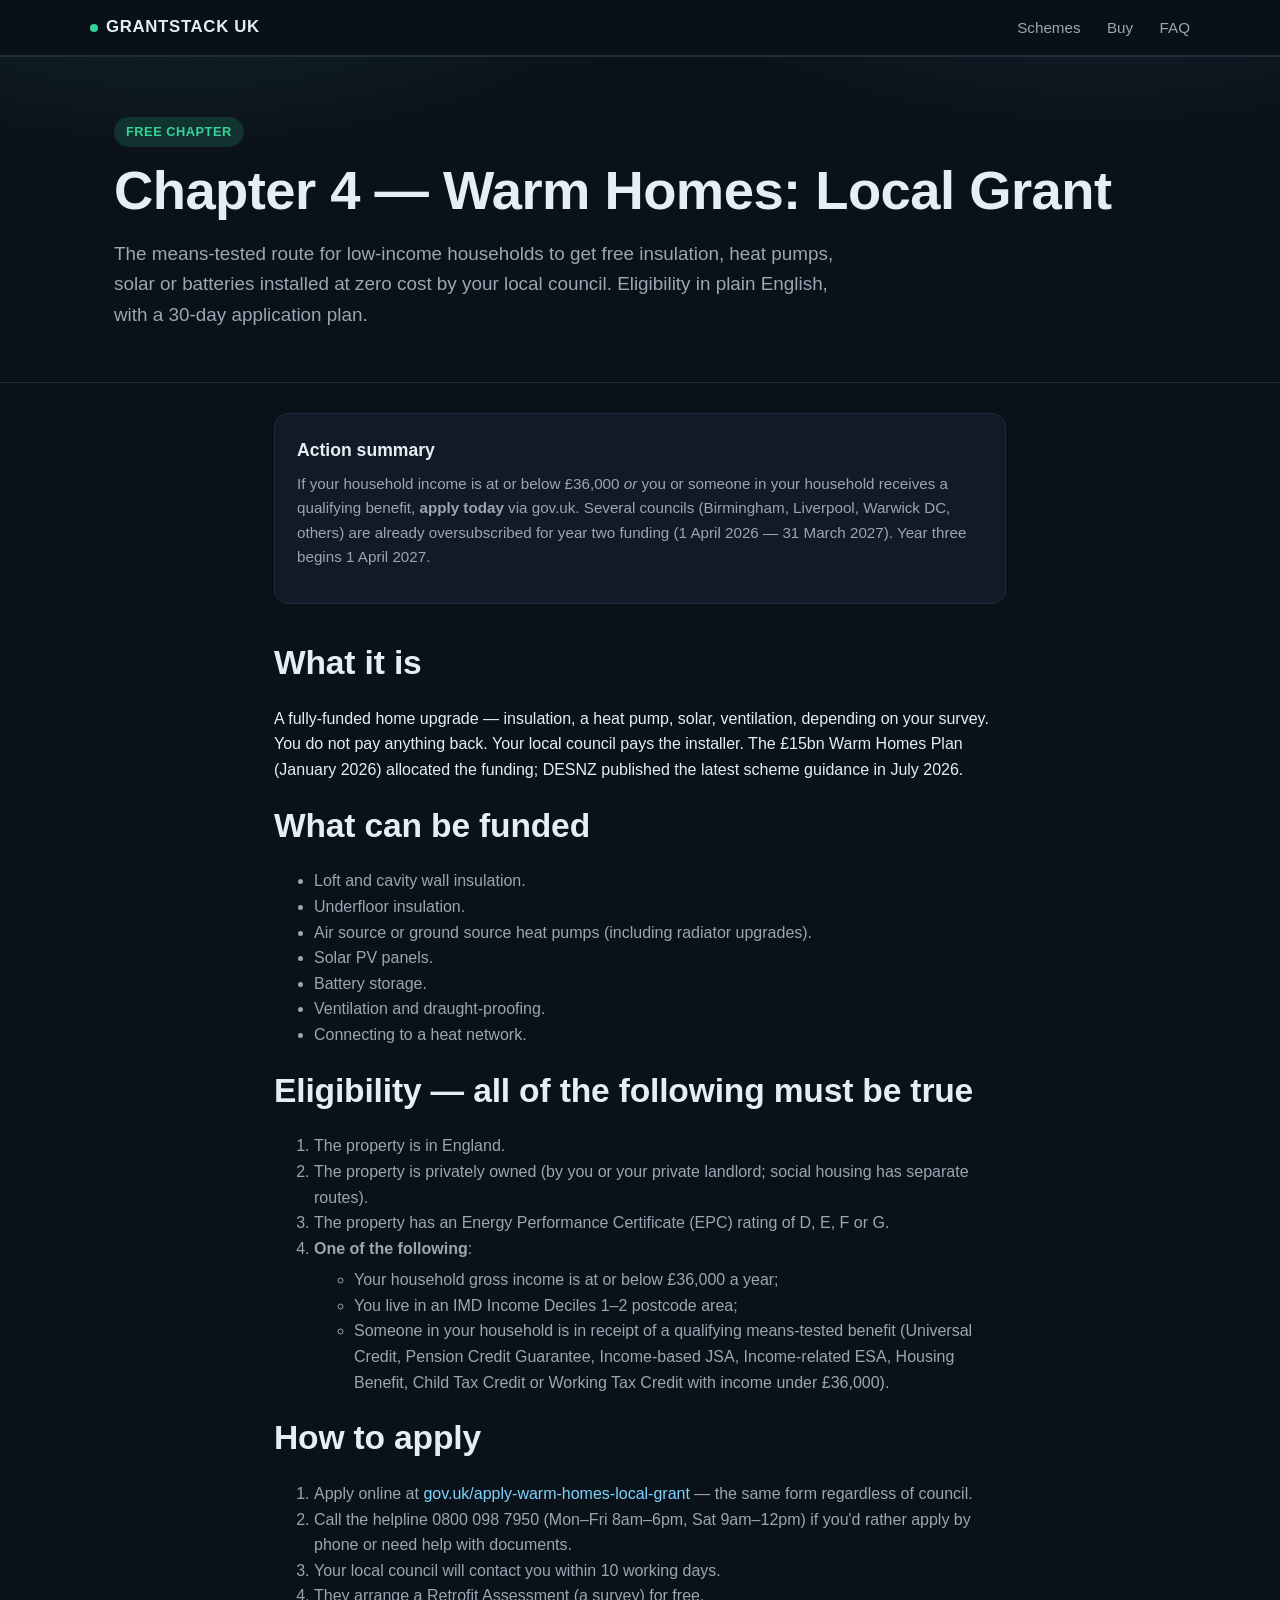
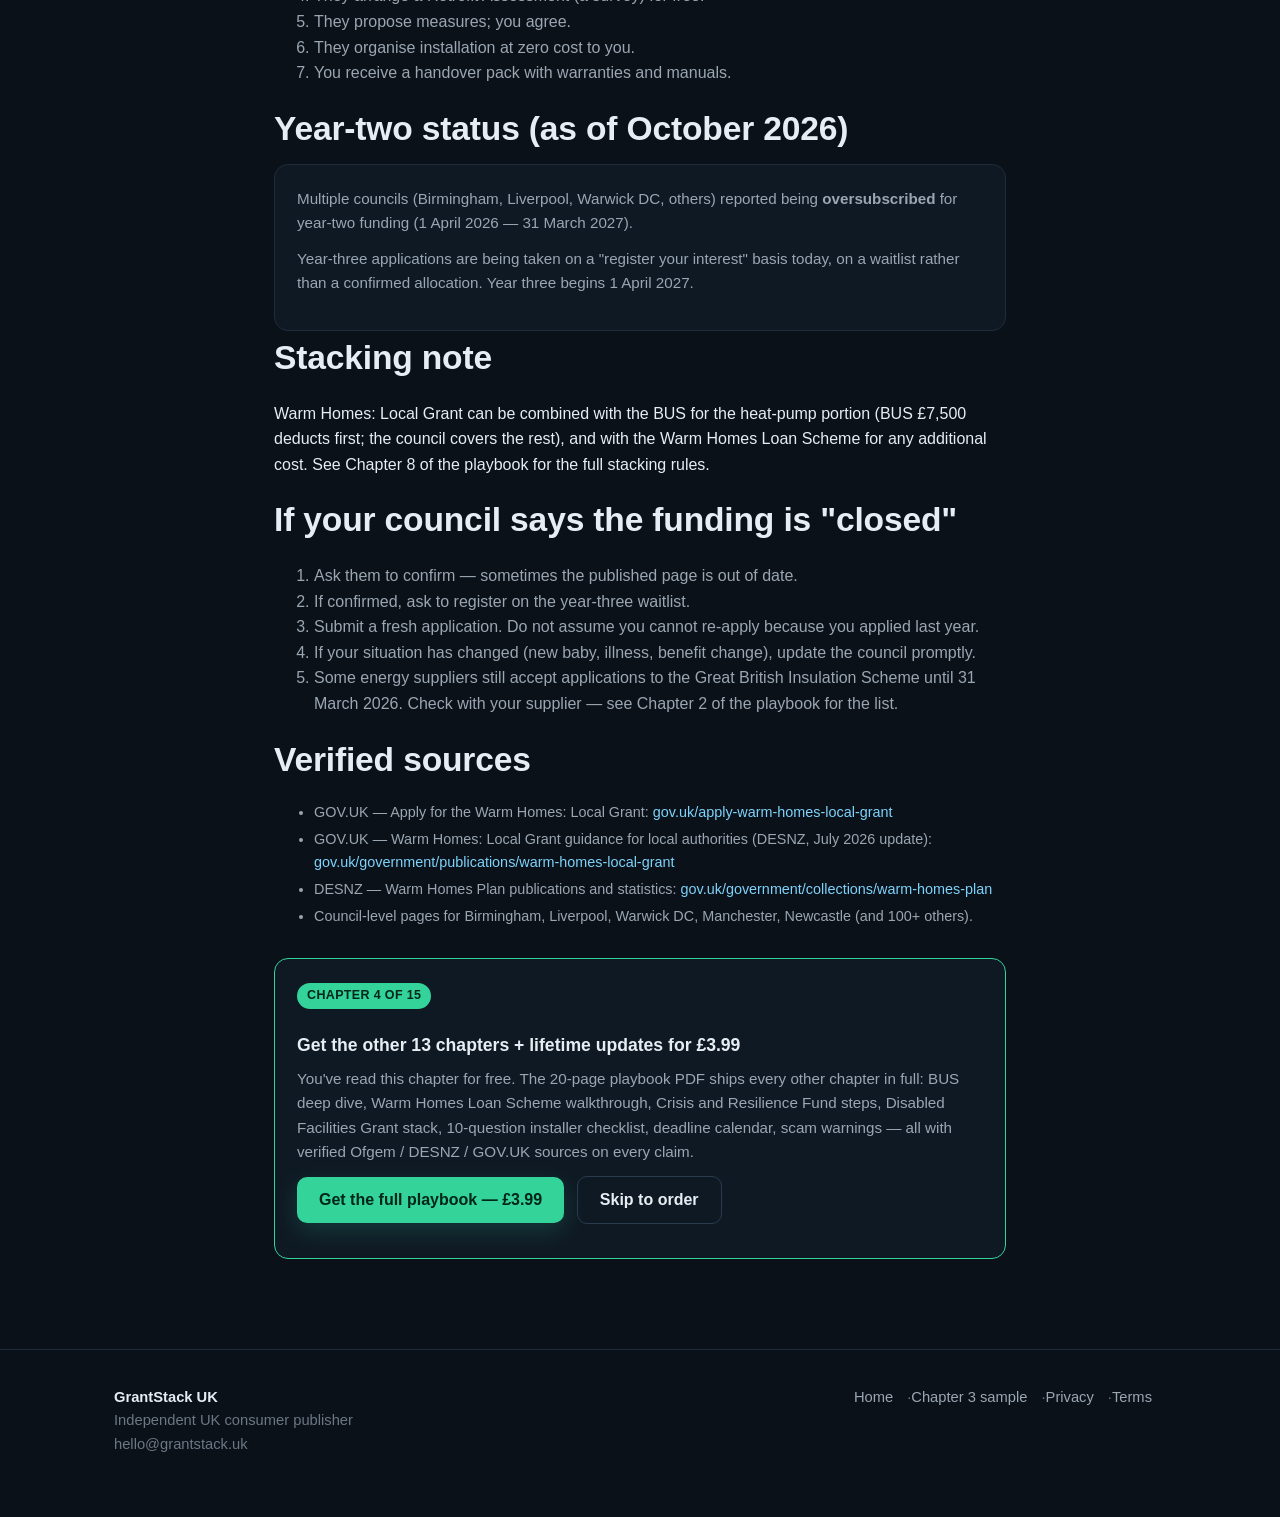
<file: sample-warm-homes.html>
<!doctype html>
<html lang="en-GB">
<head>
<meta charset="utf-8">
<meta name="viewport" content="width=device-width,initial-scale=1">
<title>Free Chapter — Warm Homes Local Grant deep dive | GrantStack UK</title>
<meta name="description" content="Read Chapter 4 of the UK Home Energy & Grants Stacking Playbook — the Warm Homes: Local Grant deep dive for low-income and off-gas households, free, with verified sources.">
<meta name="theme-color" content="#0b1118">
<link rel="stylesheet" href="assets/styles.css">
</head>
<body>

<header class="topbar">
  <div class="container topbar-inner">
    <a class="brand" href="index.html"><span class="dot"></span>GRANTSTACK UK</a>
    <nav class="nav">
      <a href="index.html#schemes">Schemes</a>
      <a href="index.html#pricing">Buy</a>
      <a href="index.html#faq">FAQ</a>
    </nav>
  </div>
</header>

<main>

<section class="hero" style="padding:60px 0 24px;">
  <div class="container">
    <span class="tag" style="display:inline-block;background:var(--accent-dim);color:var(--accent);padding:5px 12px;border-radius:999px;font-size:.8rem;font-weight:600;letter-spacing:.04em;margin-bottom:14px;">FREE CHAPTER</span>
    <h1>Chapter 4 — Warm Homes: Local Grant</h1>
    <p class="lead">The means-tested route for low-income households to get free insulation, heat pumps, solar or batteries installed at zero cost by your local council. Eligibility in plain English, with a 30-day application plan.</p>
  </div>
</section>

<section style="padding-top:30px;">
  <div class="container" style="max-width:780px;">

    <div class="card">
      <h3>Action summary</h3>
      <p>If your household income is at or below £36,000 <em>or</em> you or someone in your household receives a qualifying benefit, <strong>apply today</strong> via gov.uk. Several councils (Birmingham, Liverpool, Warwick DC, others) are already oversubscribed for year two funding (1 April 2026 — 31 March 2027). Year three begins 1 April 2027.</p>
    </div>

    <h2 style="margin-top:32px;">What it is</h2>
    <p>A fully-funded home upgrade — insulation, a heat pump, solar, ventilation, depending on your survey. You do not pay anything back. Your local council pays the installer. The £15bn Warm Homes Plan (January 2026) allocated the funding; DESNZ published the latest scheme guidance in July 2026.</p>

    <h2>What can be funded</h2>
    <ul style="color:var(--fg-muted);">
      <li>Loft and cavity wall insulation.</li>
      <li>Underfloor insulation.</li>
      <li>Air source or ground source heat pumps (including radiator upgrades).</li>
      <li>Solar PV panels.</li>
      <li>Battery storage.</li>
      <li>Ventilation and draught-proofing.</li>
      <li>Connecting to a heat network.</li>
    </ul>

    <h2>Eligibility — all of the following must be true</h2>
    <ol style="color:var(--fg-muted);">
      <li>The property is in England.</li>
      <li>The property is privately owned (by you or your private landlord; social housing has separate routes).</li>
      <li>The property has an Energy Performance Certificate (EPC) rating of D, E, F or G.</li>
      <li><strong>One of the following</strong>:
        <ul style="margin-top:6px;">
          <li>Your household gross income is at or below £36,000 a year;</li>
          <li>You live in an IMD Income Deciles 1–2 postcode area;</li>
          <li>Someone in your household is in receipt of a qualifying means-tested benefit (Universal Credit, Pension Credit Guarantee, Income-based JSA, Income-related ESA, Housing Benefit, Child Tax Credit or Working Tax Credit with income under £36,000).</li>
        </ul>
      </li>
    </ol>

    <h2>How to apply</h2>
    <ol style="color:var(--fg-muted);">
      <li>Apply online at <a href="https://www.gov.uk/apply-warm-homes-local-grant">gov.uk/apply-warm-homes-local-grant</a> — the same form regardless of council.</li>
      <li>Call the helpline 0800 098 7950 (Mon–Fri 8am–6pm, Sat 9am–12pm) if you'd rather apply by phone or need help with documents.</li>
      <li>Your local council will contact you within 10 working days.</li>
      <li>They arrange a Retrofit Assessment (a survey) for free.</li>
      <li>They propose measures; you agree.</li>
      <li>They organise installation at zero cost to you.</li>
      <li>You receive a handover pack with warranties and manuals.</li>
    </ol>

    <h2>Year-two status (as of October 2026)</h2>
    <div class="card" style="background:var(--bg-card-2);">
      <p>Multiple councils (Birmingham, Liverpool, Warwick DC, others) reported being <strong>oversubscribed</strong> for year-two funding (1 April 2026 — 31 March 2027).</p>
      <p>Year-three applications are being taken on a "register your interest" basis today, on a waitlist rather than a confirmed allocation. Year three begins 1 April 2027.</p>
    </div>

    <h2>Stacking note</h2>
    <p>Warm Homes: Local Grant can be combined with the BUS for the heat-pump portion (BUS £7,500 deducts first; the council covers the rest), and with the Warm Homes Loan Scheme for any additional cost. See Chapter 8 of the playbook for the full stacking rules.</p>

    <h2>If your council says the funding is "closed"</h2>
    <ol style="color:var(--fg-muted);">
      <li>Ask them to confirm — sometimes the published page is out of date.</li>
      <li>If confirmed, ask to register on the year-three waitlist.</li>
      <li>Submit a fresh application. Do not assume you cannot re-apply because you applied last year.</li>
      <li>If your situation has changed (new baby, illness, benefit change), update the council promptly.</li>
      <li>Some energy suppliers still accept applications to the Great British Insulation Scheme until 31 March 2026. Check with your supplier — see Chapter 2 of the playbook for the list.</li>
    </ol>

    <h2>Verified sources</h2>
    <ul class="source-list">
      <li>GOV.UK — Apply for the Warm Homes: Local Grant: <a href="https://www.gov.uk/apply-warm-homes-local-grant">gov.uk/apply-warm-homes-local-grant</a></li>
      <li>GOV.UK — Warm Homes: Local Grant guidance for local authorities (DESNZ, July 2026 update): <a href="https://www.gov.uk/government/publications/warm-homes-local-grant">gov.uk/government/publications/warm-homes-local-grant</a></li>
      <li>DESNZ — Warm Homes Plan publications and statistics: <a href="https://www.gov.uk/government/collections/warm-homes-plan">gov.uk/government/collections/warm-homes-plan</a></li>
      <li>Council-level pages for Birmingham, Liverpool, Warwick DC, Manchester, Newcastle (and 100+ others).</li>
    </ul>

    <div class="card" style="margin-top:30px;border-color:var(--accent);background:var(--bg-card-2);">
      <span class="tag" style="background:var(--accent);color:#00261a;">CHAPTER 4 OF 15</span>
      <h3 style="margin-top:8px;">Get the other 13 chapters + lifetime updates for £3.99</h3>
      <p style="color:var(--fg-muted);">You've read this chapter for free. The 20-page playbook PDF ships every other chapter in full: BUS deep dive, Warm Homes Loan Scheme walkthrough, Crisis and Resilience Fund steps, Disabled Facilities Grant stack, 10-question installer checklist, deadline calendar, scam warnings — all with verified Ofgem / DESNZ / GOV.UK sources on every claim.</p>
      <p><a class="btn btn-primary" href="index.html#pricing">Get the full playbook — £3.99</a>
      &nbsp; <a class="btn btn-ghost" href="order.html?sku=playbook">Skip to order</a></p>
    </div>

  </div>
</section>

</main>

<footer>
  <div class="container row">
    <div><strong style="color:var(--fg);">GrantStack UK</strong><br>Independent UK consumer publisher<br>hello@grantstack.uk</div>
    <div><a href="index.html">Home</a>·<a href="sample.html">Chapter 3 sample</a>·<a href="privacy.html">Privacy</a>·<a href="terms.html">Terms</a></div>
  </div>
</footer>
</body>
</html>
</file>
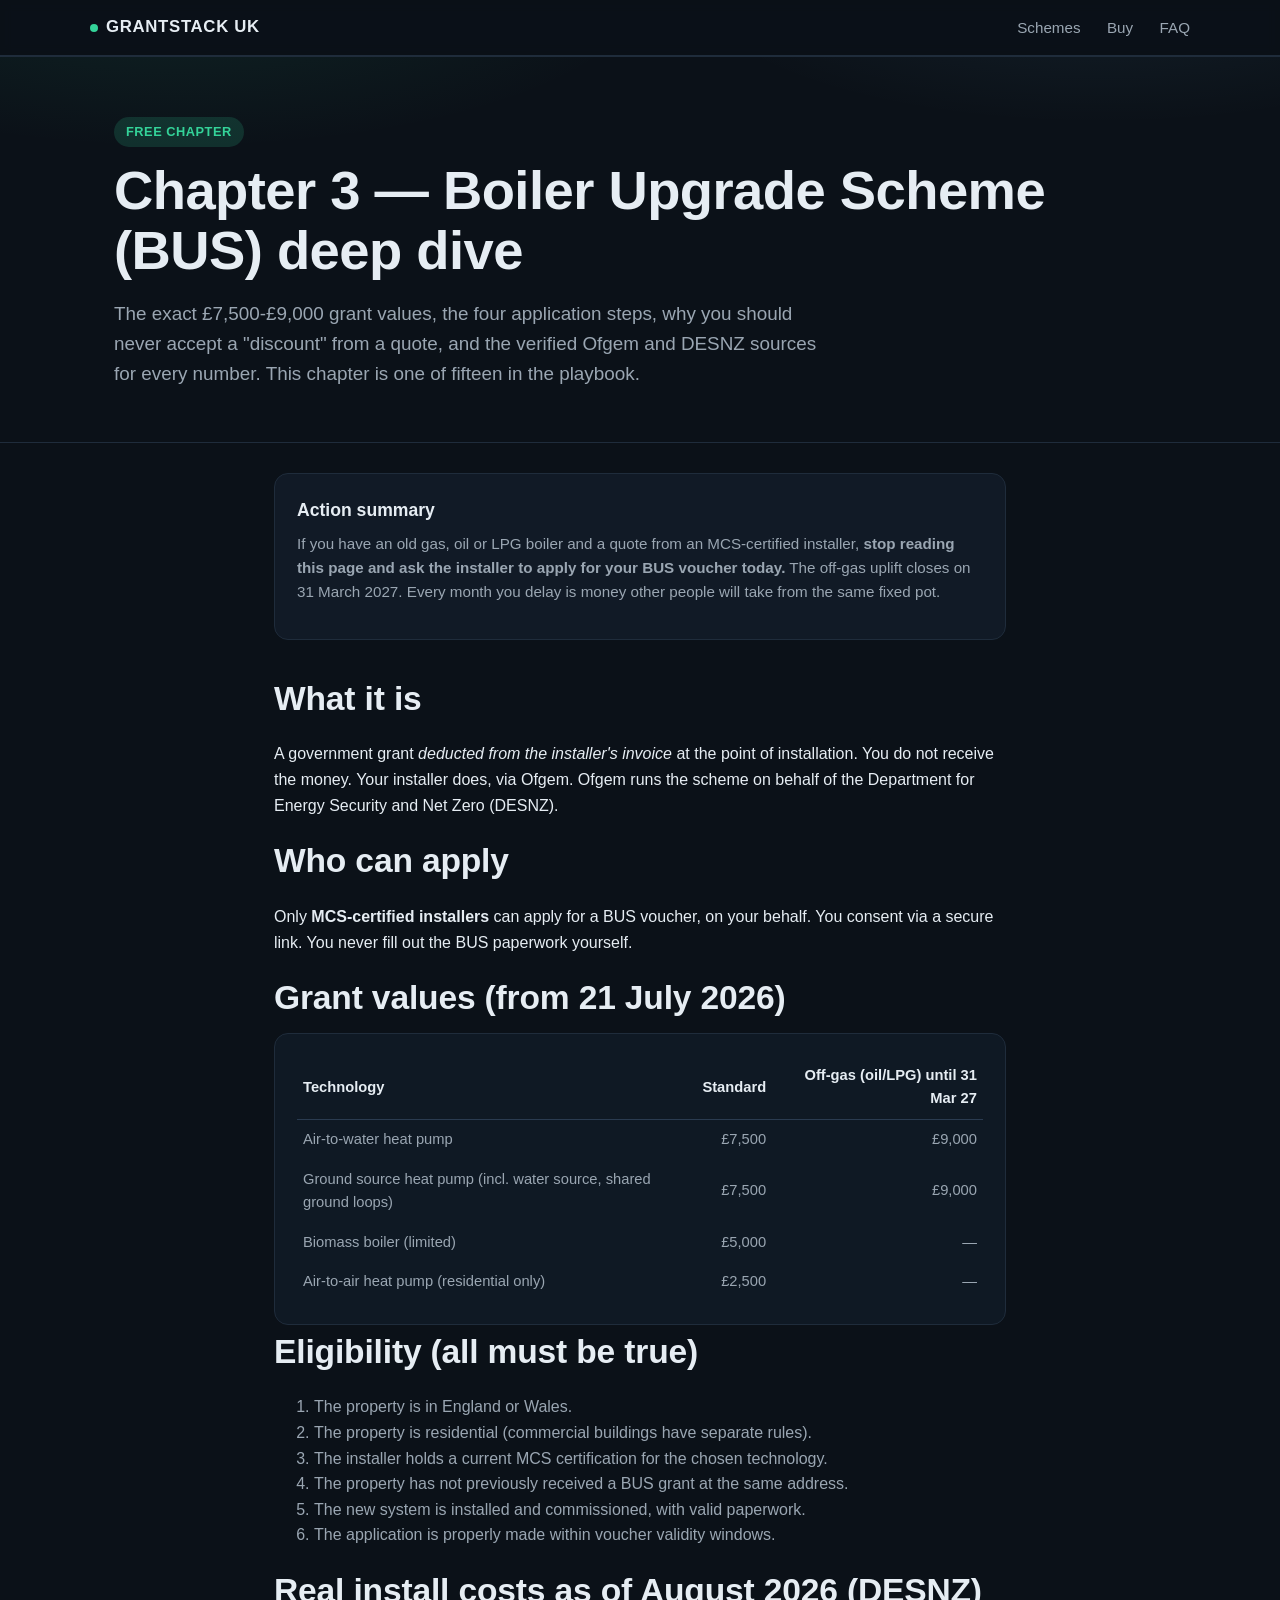
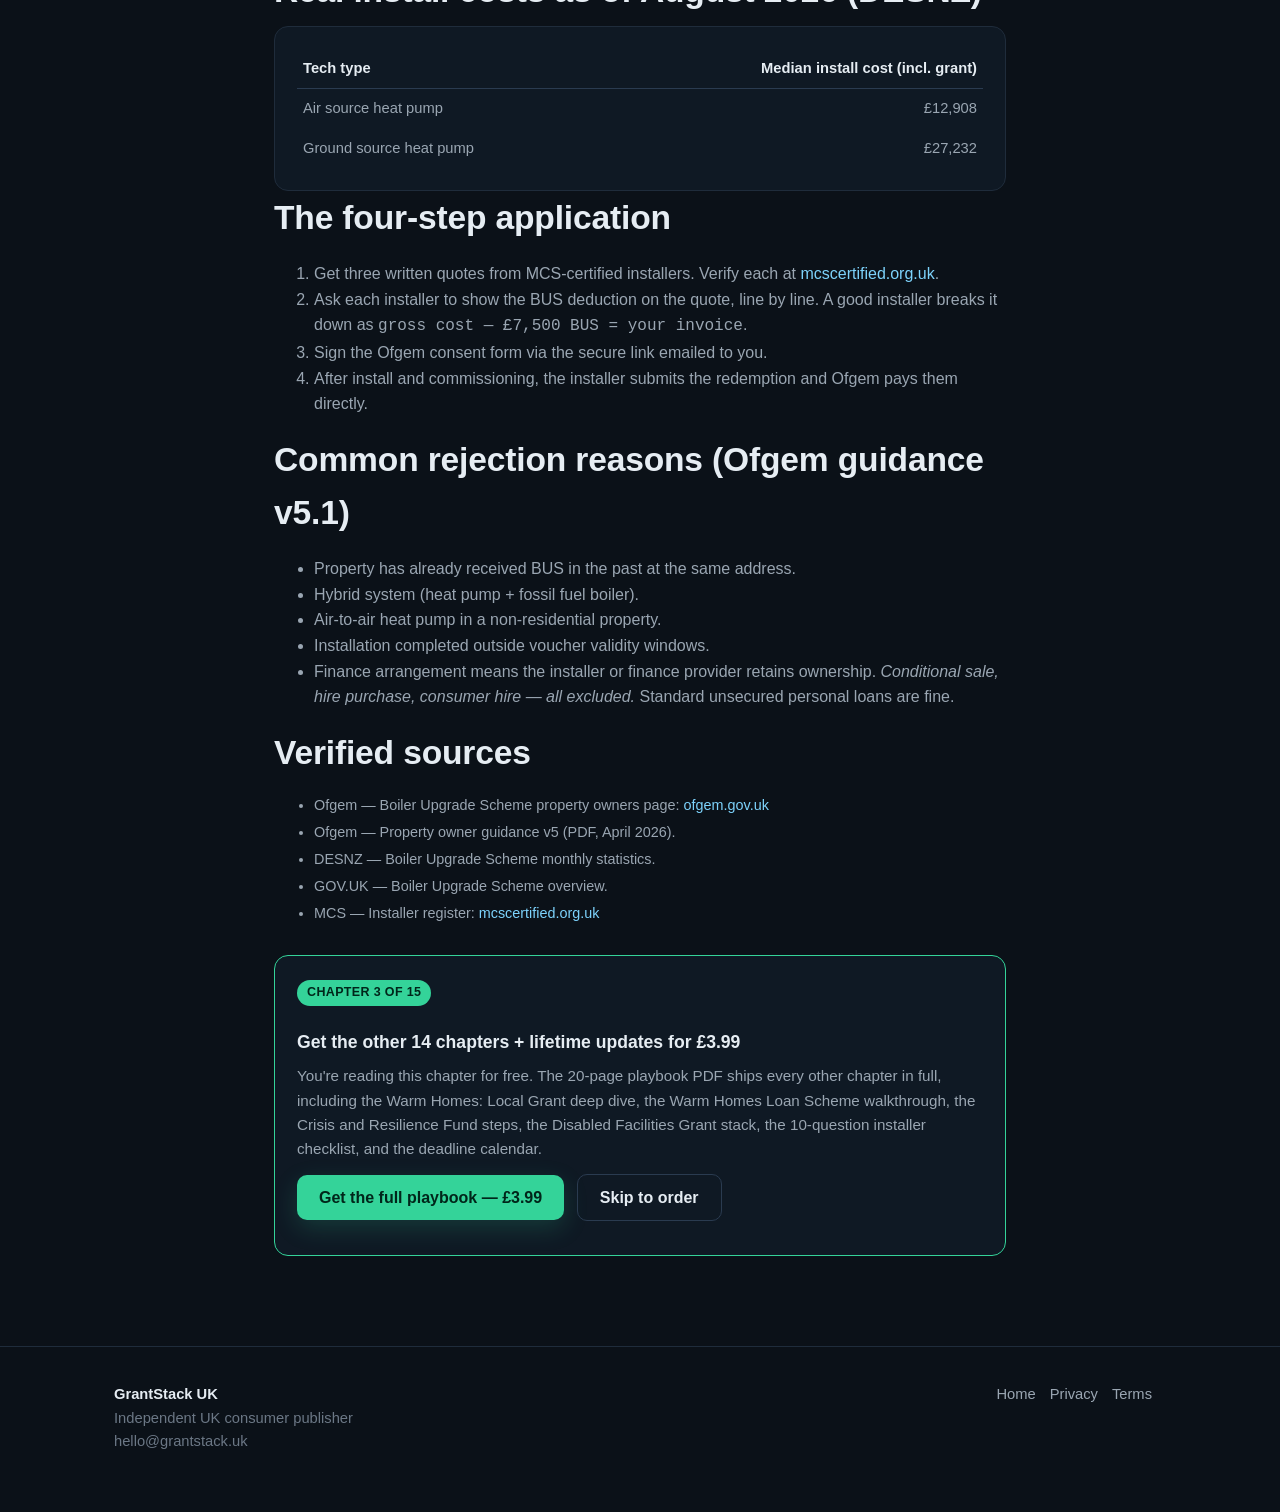
<file: sample.html>
<!doctype html>
<html lang="en-GB">
<head>
<meta charset="utf-8">
<meta name="viewport" content="width=device-width,initial-scale=1">
<title>Free Chapter — Boiler Upgrade Scheme deep dive | GrantStack UK</title>
<meta name="description" content="Read Chapter 3 of the UK Home Energy & Grants Stacking Playbook 2026/27 — the £7,500-£9,000 Boiler Upgrade Scheme deep dive, free, with verified Ofgem and DESNZ sources.">
<meta name="theme-color" content="#0b1118">
<link rel="stylesheet" href="assets/styles.css">
</head>
<body>

<header class="topbar">
  <div class="container topbar-inner">
    <a class="brand" href="index.html"><span class="dot"></span>GRANTSTACK UK</a>
    <nav class="nav">
      <a href="index.html#schemes">Schemes</a>
      <a href="index.html#pricing">Buy</a>
      <a href="index.html#faq">FAQ</a>
    </nav>
  </div>
</header>

<main>

<section class="hero" style="padding:60px 0 24px;">
  <div class="container">
    <span class="tag" style="display:inline-block;background:var(--accent-dim);color:var(--accent);padding:5px 12px;border-radius:999px;font-size:.8rem;font-weight:600;letter-spacing:.04em;margin-bottom:14px;">FREE CHAPTER</span>
    <h1>Chapter 3 — Boiler Upgrade Scheme (BUS) deep dive</h1>
    <p class="lead">The exact £7,500-£9,000 grant values, the four application steps, why you should never accept a "discount" from a quote, and the verified Ofgem and DESNZ sources for every number. This chapter is one of fifteen in the playbook.</p>
  </div>
</section>

<section style="padding-top:30px;">
  <div class="container" style="max-width:780px;">

    <div class="card">
      <h3>Action summary</h3>
      <p>If you have an old gas, oil or LPG boiler and a quote from an MCS-certified installer, <strong>stop reading this page and ask the installer to apply for your BUS voucher today.</strong> The off-gas uplift closes on 31 March 2027. Every month you delay is money other people will take from the same fixed pot.</p>
    </div>

    <h2 style="margin-top:32px;">What it is</h2>
    <p>A government grant <em>deducted from the installer's invoice</em> at the point of installation. You do not receive the money. Your installer does, via Ofgem. Ofgem runs the scheme on behalf of the Department for Energy Security and Net Zero (DESNZ).</p>

    <h2>Who can apply</h2>
    <p>Only <strong>MCS-certified installers</strong> can apply for a BUS voucher, on your behalf. You consent via a secure link. You never fill out the BUS paperwork yourself.</p>

    <h2>Grant values (from 21 July 2026)</h2>
    <div class="card" style="background:var(--bg-card-2);">
<table style="width:100%;border-collapse:collapse;font-size:.92rem;">
<thead><tr style="text-align:left;color:var(--fg);"><th style="padding:8px 6px;border-bottom:1px solid var(--line-strong);">Technology</th><th style="padding:8px 6px;border-bottom:1px solid var(--line-strong);text-align:right;">Standard</th><th style="padding:8px 6px;border-bottom:1px solid var(--line-strong);text-align:right;">Off-gas (oil/LPG) until 31 Mar 27</th></tr></thead>
<tbody>
<tr style="color:var(--fg-muted);"><td style="padding:8px 6px;">Air-to-water heat pump</td><td style="padding:8px 6px;text-align:right;">£7,500</td><td style="padding:8px 6px;text-align:right;">£9,000</td></tr>
<tr style="color:var(--fg-muted);"><td style="padding:8px 6px;">Ground source heat pump (incl. water source, shared ground loops)</td><td style="padding:8px 6px;text-align:right;">£7,500</td><td style="padding:8px 6px;text-align:right;">£9,000</td></tr>
<tr style="color:var(--fg-muted);"><td style="padding:8px 6px;">Biomass boiler (limited)</td><td style="padding:8px 6px;text-align:right;">£5,000</td><td style="padding:8px 6px;text-align:right;">—</td></tr>
<tr style="color:var(--fg-muted);"><td style="padding:8px 6px;">Air-to-air heat pump (residential only)</td><td style="padding:8px 6px;text-align:right;">£2,500</td><td style="padding:8px 6px;text-align:right;">—</td></tr>
</tbody>
</table>
    </div>

    <h2>Eligibility (all must be true)</h2>
    <ol style="color:var(--fg-muted);">
      <li>The property is in England or Wales.</li>
      <li>The property is residential (commercial buildings have separate rules).</li>
      <li>The installer holds a current MCS certification for the chosen technology.</li>
      <li>The property has not previously received a BUS grant at the same address.</li>
      <li>The new system is installed and commissioned, with valid paperwork.</li>
      <li>The application is properly made within voucher validity windows.</li>
    </ol>

    <h2>Real install costs as of August 2026 (DESNZ)</h2>
    <div class="card" style="background:var(--bg-card-2);">
<table style="width:100%;border-collapse:collapse;font-size:.92rem;">
<thead><tr style="text-align:left;color:var(--fg);"><th style="padding:8px 6px;border-bottom:1px solid var(--line-strong);">Tech type</th><th style="padding:8px 6px;border-bottom:1px solid var(--line-strong);text-align:right;">Median install cost (incl. grant)</th></tr></thead>
<tbody>
<tr style="color:var(--fg-muted);"><td style="padding:8px 6px;">Air source heat pump</td><td style="padding:8px 6px;text-align:right;">£12,908</td></tr>
<tr style="color:var(--fg-muted);"><td style="padding:8px 6px;">Ground source heat pump</td><td style="padding:8px 6px;text-align:right;">£27,232</td></tr>
</tbody>
</table>
    </div>

    <h2>The four-step application</h2>
    <ol style="color:var(--fg-muted);">
      <li>Get three written quotes from MCS-certified installers. Verify each at <a href="https://mcscertified.org.uk" target="_blank" rel="noopener">mcscertified.org.uk</a>.</li>
      <li>Ask each installer to show the BUS deduction on the quote, line by line. A good installer breaks it down as <code>gross cost — £7,500 BUS = your invoice</code>.</li>
      <li>Sign the Ofgem consent form via the secure link emailed to you.</li>
      <li>After install and commissioning, the installer submits the redemption and Ofgem pays them directly.</li>
    </ol>

    <h2>Common rejection reasons (Ofgem guidance v5.1)</h2>
    <ul style="color:var(--fg-muted);">
      <li>Property has already received BUS in the past at the same address.</li>
      <li>Hybrid system (heat pump + fossil fuel boiler).</li>
      <li>Air-to-air heat pump in a non-residential property.</li>
      <li>Installation completed outside voucher validity windows.</li>
      <li>Finance arrangement means the installer or finance provider retains ownership. <em>Conditional sale, hire purchase, consumer hire — all excluded.</em> Standard unsecured personal loans are fine.</li>
    </ul>

    <h2>Verified sources</h2>
    <ul class="source-list">
      <li>Ofgem — Boiler Upgrade Scheme property owners page: <a href="https://www.ofgem.gov.uk/environmental-and-social-schemes/boiler-upgrade-scheme-bus/property-owners">ofgem.gov.uk</a></li>
      <li>Ofgem — Property owner guidance v5 (PDF, April 2026).</li>
      <li>DESNZ — Boiler Upgrade Scheme monthly statistics.</li>
      <li>GOV.UK — Boiler Upgrade Scheme overview.</li>
      <li>MCS — Installer register: <a href="https://mcscertified.org.uk" target="_blank" rel="noopener">mcscertified.org.uk</a></li>
    </ul>

    <div class="card" style="margin-top:30px;border-color:var(--accent);background:var(--bg-card-2);">
      <span class="tag" style="background:var(--accent);color:#00261a;">CHAPTER 3 OF 15</span>
      <h3 style="margin-top:8px;">Get the other 14 chapters + lifetime updates for £3.99</h3>
      <p style="color:var(--fg-muted);">You're reading this chapter for free. The 20-page playbook PDF ships every other chapter in full, including the Warm Homes: Local Grant deep dive, the Warm Homes Loan Scheme walkthrough, the Crisis and Resilience Fund steps, the Disabled Facilities Grant stack, the 10-question installer checklist, and the deadline calendar.</p>
      <p><a class="btn btn-primary" href="index.html#pricing">Get the full playbook — £3.99</a>
      &nbsp; <a class="btn btn-ghost" href="order.html?sku=playbook">Skip to order</a></p>
    </div>

  </div>
</section>

</main>

<footer>
  <div class="container row">
    <div><strong style="color:var(--fg);">GrantStack UK</strong><br>Independent UK consumer publisher<br>hello@grantstack.uk</div>
    <div><a href="index.html">Home</a><a href="privacy.html">Privacy</a><a href="terms.html">Terms</a></div>
  </div>
</footer>
</body>
</html>
</file>
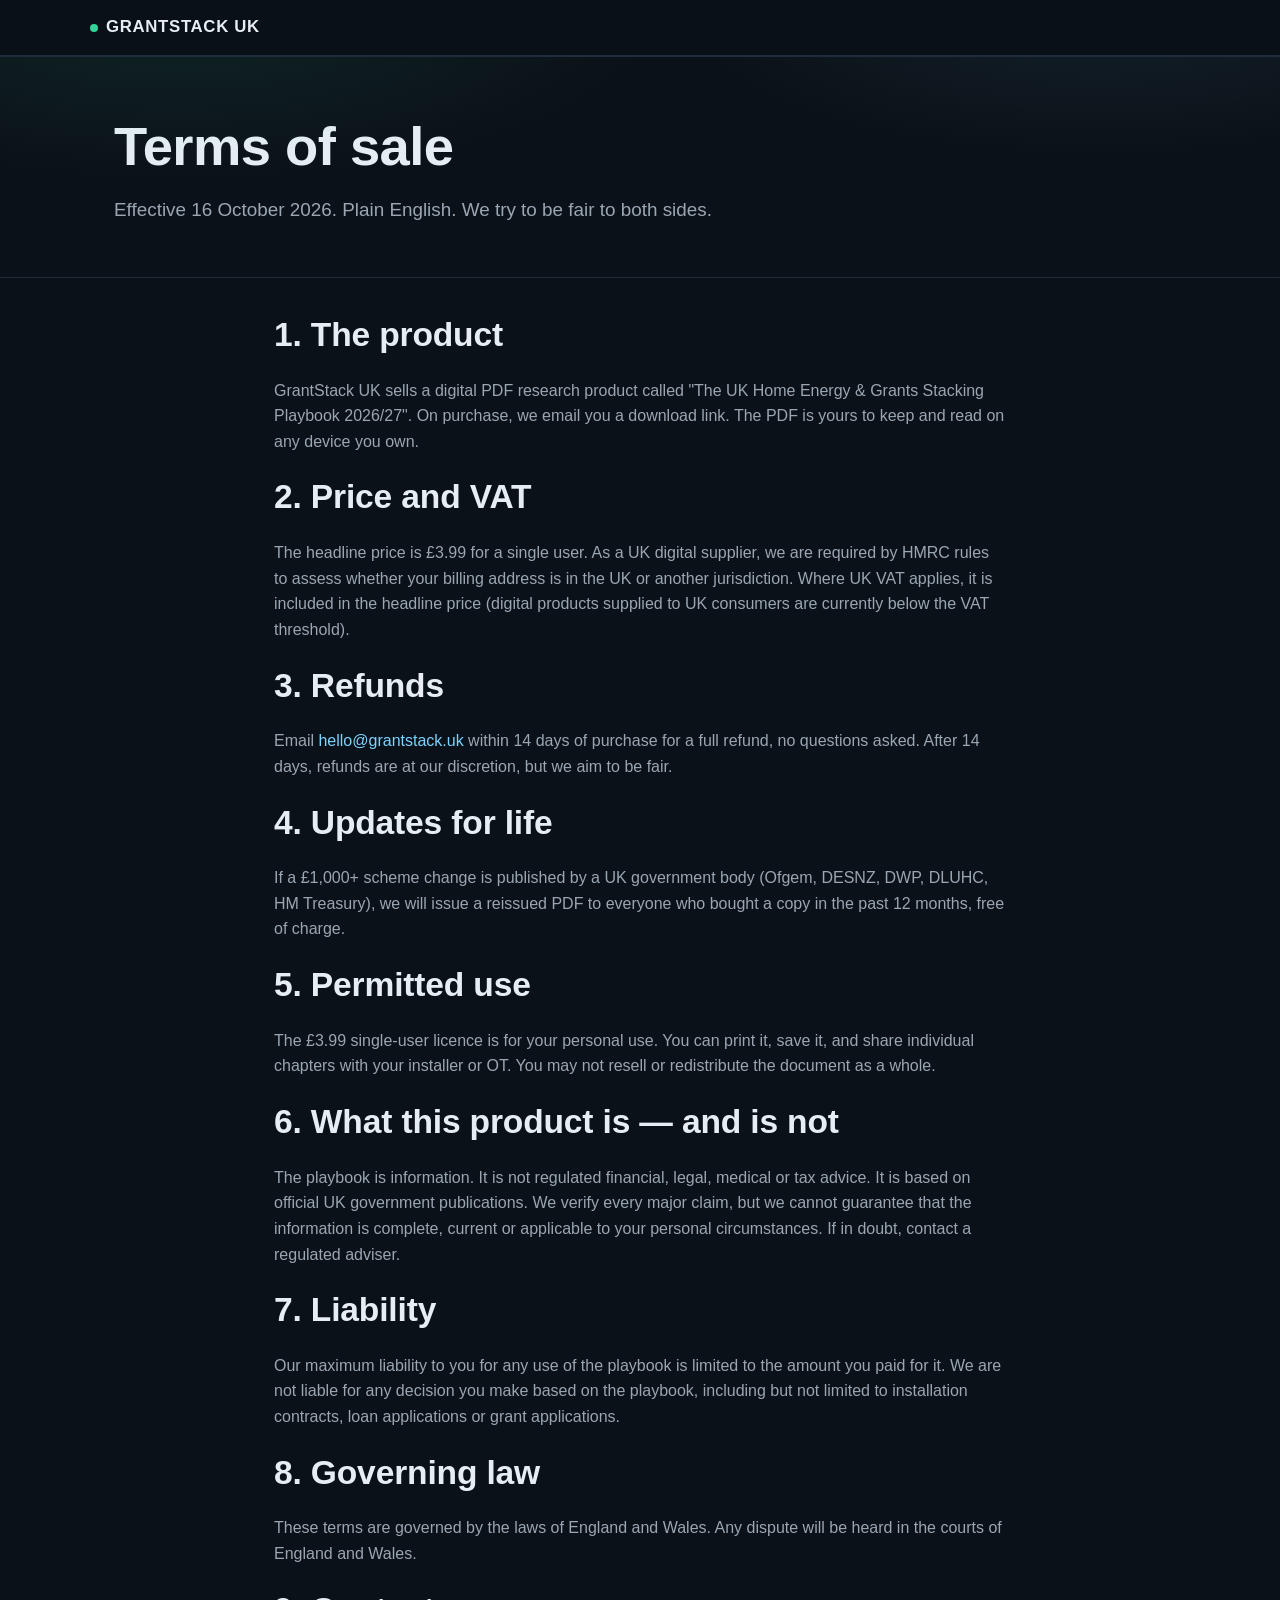
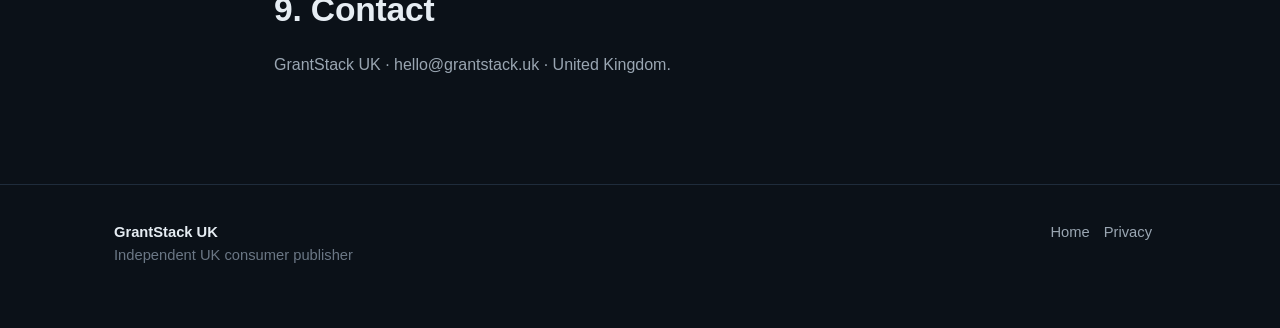
<file: terms.html>
<!doctype html>
<html lang="en-GB">
<head>
<meta charset="utf-8">
<meta name="viewport" content="width=device-width,initial-scale=1">
<title>Terms of sale — GrantStack UK</title>
<meta name="theme-color" content="#0b1118">
<link rel="stylesheet" href="assets/styles.css">
</head>
<body>

<header class="topbar">
  <div class="container topbar-inner">
    <a class="brand" href="index.html"><span class="dot"></span>GRANTSTACK UK</a>
  </div>
</header>

<main>
<section class="hero" style="padding:60px 0 24px;">
  <div class="container">
    <h1>Terms of sale</h1>
    <p class="lead">Effective 16 October 2026. Plain English. We try to be fair to both sides.</p>
  </div>
</section>
<section style="padding-top:30px;">
  <div class="container" style="max-width:780px;color:var(--fg-muted);">

    <h2 style="color:var(--fg);">1. The product</h2>
    <p>GrantStack UK sells a digital PDF research product called
    "The UK Home Energy &amp; Grants Stacking Playbook 2026/27". On
    purchase, we email you a download link. The PDF is yours to keep and
    read on any device you own.</p>

    <h2 style="color:var(--fg);">2. Price and VAT</h2>
    <p>The headline price is £3.99 for a single user. As a UK digital
    supplier, we are required by HMRC rules to assess whether your
    billing address is in the UK or another jurisdiction. Where UK
    VAT applies, it is included in the headline price (digital products
    supplied to UK consumers are currently below the VAT threshold).</p>

    <h2 style="color:var(--fg);">3. Refunds</h2>
    <p>Email <a href="mailto:paulaustin3977@gmail.com?subject=%5Bgrantstack%5D%20Support%20%2F%20hello">hello@grantstack.uk</a>
    within 14 days of purchase for a full refund, no questions asked.
    After 14 days, refunds are at our discretion, but we aim to be fair.</p>

    <h2 style="color:var(--fg);">4. Updates for life</h2>
    <p>If a £1,000+ scheme change is published by a UK government body
    (Ofgem, DESNZ, DWP, DLUHC, HM Treasury), we will issue a reissued PDF
    to everyone who bought a copy in the past 12 months, free of charge.</p>

    <h2 style="color:var(--fg);">5. Permitted use</h2>
    <p>The £3.99 single-user licence is for your personal use. You can print
    it, save it, and share individual chapters with your installer or
    OT. You may not resell or redistribute the document as a whole.</p>

    <h2 style="color:var(--fg);">6. What this product is — and is not</h2>
    <p>The playbook is information. It is not regulated financial, legal,
    medical or tax advice. It is based on official UK government
    publications. We verify every major claim, but we cannot guarantee
    that the information is complete, current or applicable to your
    personal circumstances. If in doubt, contact a regulated adviser.</p>

    <h2 style="color:var(--fg);">7. Liability</h2>
    <p>Our maximum liability to you for any use of the playbook is
    limited to the amount you paid for it. We are not liable for any
    decision you make based on the playbook, including but not limited to
    installation contracts, loan applications or grant applications.</p>

    <h2 style="color:var(--fg);">8. Governing law</h2>
    <p>These terms are governed by the laws of England and Wales. Any
    dispute will be heard in the courts of England and Wales.</p>

    <h2 style="color:var(--fg);">9. Contact</h2>
    <p>GrantStack UK · hello@grantstack.uk · United Kingdom.</p>

  </div>
</section>
</main>

<footer>
  <div class="container row">
    <div><strong style="color:var(--fg);">GrantStack UK</strong><br>Independent UK consumer publisher</div>
    <div><a href="index.html">Home</a><a href="privacy.html">Privacy</a></div>
  </div>
</footer>
</body>
</html>
</file>
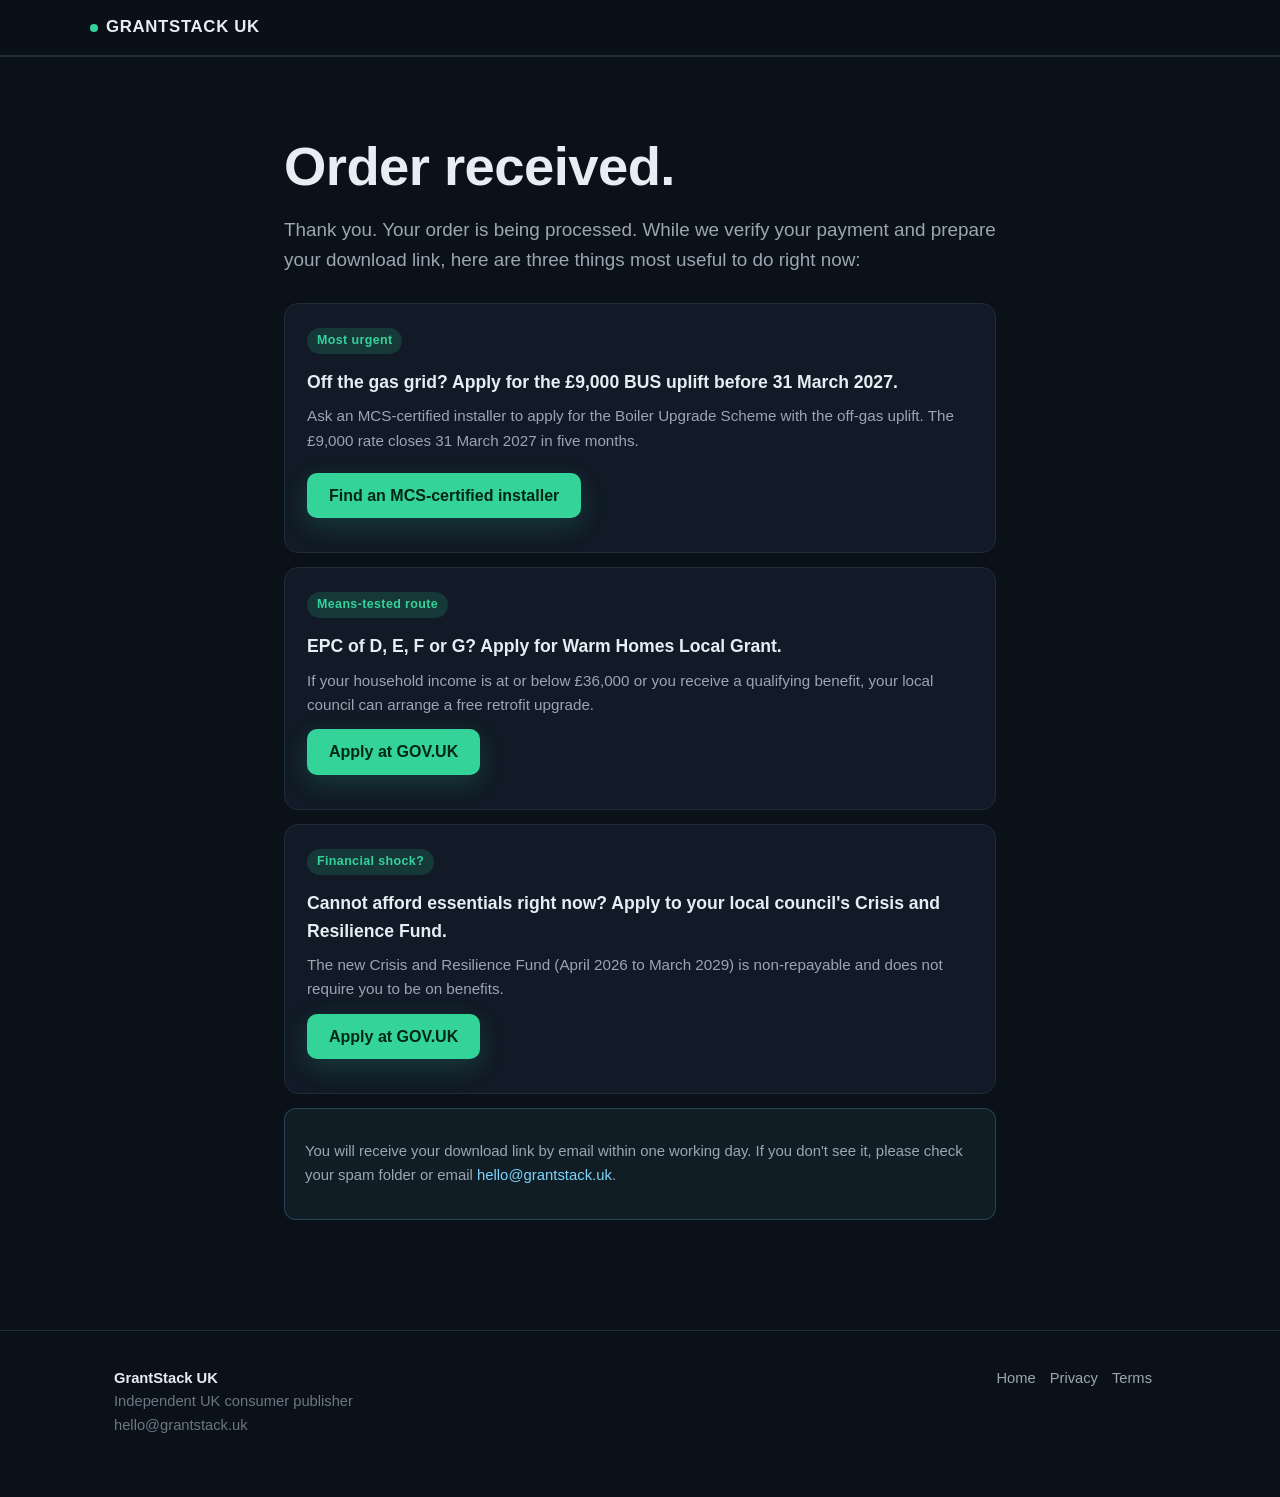
<file: thanks.html>
<!doctype html>
<html lang="en-GB">
<head>
<meta charset="utf-8">
<meta name="viewport" content="width=device-width,initial-scale=1">
<title>Order received — GrantStack UK</title>
<meta name="description" content="Order received for the UK Home Energy & Grants Stacking Playbook 2026/27.">
<meta name="theme-color" content="#0b1118">
<meta http-equiv="refresh" content="6;url=https://www.gov.uk/apply-warm-homes-local-grant">
<link rel="stylesheet" href="assets/styles.css">
</head>
<body>

<header class="topbar">
  <div class="container topbar-inner">
    <a class="brand" href="index.html"><span class="dot"></span>GRANTSTACK UK</a>
  </div>
</header>

<main>
<section class="hero" style="padding:80px 0;">
  <div class="container" style="max-width:760px;">
    <h1>Order received.</h1>
    <p class="lead">Thank you. Your order is being processed. While we verify your payment and prepare your download link, here are three things most useful to do right now:</p>

    <div class="card" style="margin-bottom:14px;">
      <span class="tag">Most urgent</span>
      <h3>Off the gas grid? Apply for the £9,000 BUS uplift before 31 March 2027.</h3>
      <p>Ask an MCS-certified installer to apply for the Boiler Upgrade Scheme with the off-gas uplift. The £9,000 rate closes 31 March 2027 in five months.</p>
      <p><a class="btn btn-primary" href="https://mcscertified.org.uk" style="margin-top:8px;">Find an MCS-certified installer</a></p>
    </div>

    <div class="card" style="margin-bottom:14px;">
      <span class="tag">Means-tested route</span>
      <h3>EPC of D, E, F or G? Apply for Warm Homes Local Grant.</h3>
      <p>If your household income is at or below £36,000 or you receive a qualifying benefit, your local council can arrange a free retrofit upgrade.</p>
      <p><a class="btn btn-primary" href="https://www.gov.uk/apply-warm-homes-local-grant">Apply at GOV.UK</a></p>
    </div>

    <div class="card" style="margin-bottom:14px;">
      <span class="tag">Financial shock?</span>
      <h3>Cannot afford essentials right now? Apply to your local council's Crisis and Resilience Fund.</h3>
      <p>The new Crisis and Resilience Fund (April 2026 to March 2029) is non-repayable and does not require you to be on benefits.</p>
      <p><a class="btn btn-primary" href="https://www.gov.uk/cost-living-help-local-council">Apply at GOV.UK</a></p>
    </div>

    <div class="note">
      <p>You will receive your download link by email within one working day.
      If you don't see it, please check your spam folder or email
      <a href="mailto:paulaustin3977@gmail.com?subject=%5Bgrantstack%5D%20Support%20%2F%20hello">hello@grantstack.uk</a>.</p>
    </div>
  </div>
</section>
</main>

<footer>
  <div class="container row">
    <div><strong style="color:var(--fg);">GrantStack UK</strong><br>Independent UK consumer publisher<br>hello@grantstack.uk</div>
    <div><a href="index.html">Home</a><a href="privacy.html">Privacy</a><a href="terms.html">Terms</a></div>
  </div>
</footer>
</body>
</html>
</file>
<file: assets/styles.css>
/* GrantStack UK — landing page styles
   Dark + professional, mobile-friendly, no external deps. */

:root {
  --bg: #0b1118;
  --bg-card: #111a26;
  --bg-card-2: #0f1924;
  --line: #1f2c3b;
  --line-strong: #2a3b50;
  --fg: #e6edf3;
  --fg-muted: #9aa6b2;
  --fg-dim: #6b7785;
  --accent: #34d399;
  --accent-dim: rgba(52, 211, 153, 0.16);
  --gold: #f5b94a;
  --danger: #f87171;
  --link: #7dd3fc;
}

* { box-sizing: border-box; }

html, body {
  margin: 0;
  padding: 0;
  background: var(--bg);
  color: var(--fg);
  font-family: -apple-system, BlinkMacSystemFont, "Segoe UI", Inter,
    Helvetica, Arial, sans-serif;
  font-size: 16px;
  line-height: 1.6;
  -webkit-font-smoothing: antialiased;
}

a {
  color: var(--link);
  text-decoration: none;
}
a:hover { text-decoration: underline; }

img { max-width: 100%; height: auto; display: block; }

.container {
  max-width: 1100px;
  margin: 0 auto;
  padding: 0 24px;
}

/* ---------- Top bar ---------- */
.topbar {
  border-bottom: 1px solid var(--line);
  background: rgba(11, 17, 24, 0.85);
  backdrop-filter: saturate(140%) blur(6px);
}
.topbar-inner {
  display: flex;
  align-items: center;
  justify-content: space-between;
  padding: 14px 0;
}
.brand {
  font-weight: 700;
  letter-spacing: 0.04em;
  color: var(--fg);
  font-size: 1.05rem;
}
.brand .dot {
  display: inline-block;
  width: 8px;
  height: 8px;
  border-radius: 999px;
  background: var(--accent);
  margin-right: 8px;
  vertical-align: middle;
}
.nav a {
  color: var(--fg-muted);
  font-size: 0.95rem;
  margin-left: 22px;
}
.nav a:hover { color: var(--fg); text-decoration: none; }

/* ---------- Hero ---------- */
.hero {
  padding: 80px 0 50px;
  position: relative;
  overflow: hidden;
}
.hero::before {
  content: "";
  position: absolute;
  inset: -20% -10% auto -10%;
  height: 600px;
  background:
    radial-gradient(800px 280px at 20% 0%, rgba(52, 211, 153, 0.10), transparent 60%),
    radial-gradient(700px 240px at 80% 0%, rgba(125, 211, 252, 0.08), transparent 60%);
  pointer-events: none;
}
.hero h1 {
  font-size: clamp(2.1rem, 4.5vw, 3.4rem);
  line-height: 1.1;
  margin: 0 0 18px;
  color: var(--fg);
  letter-spacing: -0.01em;
}
.hero h1 .em {
  color: var(--accent);
}
.hero .lead {
  font-size: 1.18rem;
  color: var(--fg-muted);
  max-width: 720px;
  margin: 0 0 28px;
}
.hero .meta {
  color: var(--fg-dim);
  font-size: 0.9rem;
}
.hero .cta-row {
  display: flex;
  flex-wrap: wrap;
  gap: 14px;
  margin-top: 30px;
}

/* ---------- Buttons ---------- */
.btn {
  display: inline-flex;
  align-items: center;
  justify-content: center;
  padding: 14px 22px;
  border-radius: 10px;
  font-weight: 600;
  font-size: 1rem;
  cursor: pointer;
  border: none;
  text-decoration: none;
  transition: transform .15s, box-shadow .15s, background .15s;
  line-height: 1.1;
}
.btn-primary {
  background: var(--accent);
  color: #00261a;
  box-shadow: 0 8px 24px rgba(52, 211, 153, 0.18);
}
.btn-primary:hover { transform: translateY(-1px); text-decoration: none; }
.btn-ghost {
  background: transparent;
  color: var(--fg);
  border: 1px solid var(--line-strong);
}
.btn-ghost:hover { background: var(--bg-card); text-decoration: none; }

/* ---------- Stats strip ---------- */
.stats {
  display: grid;
  grid-template-columns: repeat(4, minmax(0, 1fr));
  gap: 14px;
  margin: 36px 0 0;
}
.stat {
  background: var(--bg-card);
  border: 1px solid var(--line);
  border-radius: 12px;
  padding: 18px 18px;
}
.stat .v {
  font-weight: 700;
  font-size: 1.4rem;
  color: var(--fg);
}
.stat .k {
  color: var(--fg-dim);
  font-size: 0.83rem;
  letter-spacing: 0.04em;
  text-transform: uppercase;
}
@media (max-width: 720px) {
  .stats { grid-template-columns: repeat(2, minmax(0, 1fr)); }
}

/* ---------- Section ---------- */
section {
  padding: 60px 0;
  border-top: 1px solid var(--line);
}
section h2 {
  font-size: clamp(1.6rem, 3vw, 2.1rem);
  margin: 0 0 8px;
  letter-spacing: -0.005em;
}
section .sub {
  color: var(--fg-muted);
  margin: 0 0 30px;
  max-width: 700px;
}

/* ---------- Card grid ---------- */
.grid {
  display: grid;
  grid-template-columns: repeat(auto-fit, minmax(260px, 1fr));
  gap: 16px;
}
.card {
  background: var(--bg-card);
  border: 1px solid var(--line);
  border-radius: 14px;
  padding: 22px 22px;
}
.card .tag {
  display: inline-block;
  background: var(--accent-dim);
  color: var(--accent);
  padding: 3px 10px;
  border-radius: 999px;
  font-size: 0.78rem;
  font-weight: 600;
  letter-spacing: 0.03em;
  margin-bottom: 14px;
}
.card h3 {
  margin: 0 0 8px;
  font-size: 1.1rem;
  color: var(--fg);
}
.card p { color: var(--fg-muted); margin: 0 0 12px; font-size: 0.95rem; }
.card .bullets {
  list-style: none;
  padding: 0;
  margin: 12px 0 0;
  color: var(--fg-muted);
  font-size: 0.92rem;
}
.card .bullets li {
  padding: 4px 0 4px 22px;
  position: relative;
}
.card .bullets li::before {
  content: "";
  width: 6px;
  height: 6px;
  border-radius: 999px;
  background: var(--accent);
  position: absolute;
  left: 6px;
  top: 12px;
}

/* ---------- Pricing ---------- */
.price-wrap {
  display: grid;
  grid-template-columns: 1fr 1fr;
  gap: 18px;
}
@media (max-width: 760px) {
  .price-wrap { grid-template-columns: 1fr; }
}
.price {
  background: var(--bg-card);
  border: 1px solid var(--line);
  border-radius: 14px;
  padding: 30px;
  position: relative;
}
.price.featured {
  border-color: var(--accent);
  background: var(--bg-card-2);
}
.price .pill {
  position: absolute;
  top: -12px;
  right: 22px;
  background: var(--accent);
  color: #00261a;
  padding: 5px 12px;
  font-size: 0.75rem;
  font-weight: 700;
  border-radius: 999px;
  letter-spacing: 0.04em;
}
.price h3 { margin: 0 0 4px; }
.price .price-amt {
  font-size: 2.4rem;
  font-weight: 800;
  margin: 8px 0 0;
  color: var(--fg);
}
.price .price-amt small { font-size: 0.9rem; color: var(--fg-muted); font-weight: 500; }
.price ul {
  list-style: none;
  padding: 0;
  margin: 18px 0;
  color: var(--fg-muted);
}
.price ul li {
  padding: 6px 0 6px 24px;
  position: relative;
  font-size: 0.95rem;
}
.price ul li::before {
  content: "✓";
  color: var(--accent);
  position: absolute;
  left: 0;
  font-weight: 700;
}

/* ---------- FAQ ---------- */
.faq details {
  border: 1px solid var(--line);
  border-radius: 12px;
  background: var(--bg-card);
  padding: 16px 18px;
  margin-bottom: 10px;
}
.faq summary {
  cursor: pointer;
  font-weight: 600;
  color: var(--fg);
  list-style: none;
}
.faq summary::-webkit-details-marker { display: none; }
.faq summary::after {
  content: "+";
  float: right;
  color: var(--fg-muted);
  font-weight: 400;
  font-size: 1.4rem;
  line-height: 1;
}
.faq details[open] summary::after { content: "−"; }
.faq .answer { padding-top: 12px; color: var(--fg-muted); }
.faq .answer a { color: var(--link); }

/* ---------- Form ---------- */
.form-card {
  background: var(--bg-card);
  border: 1px solid var(--line);
  border-radius: 14px;
  padding: 28px;
  max-width: 620px;
}
.form-card label {
  display: block;
  font-size: 0.9rem;
  color: var(--fg-muted);
  margin: 12px 0 6px;
  font-weight: 500;
}
.form-card input,
.form-card textarea,
.form-card select {
  width: 100%;
  padding: 12px 14px;
  border-radius: 9px;
  background: var(--bg);
  border: 1px solid var(--line-strong);
  color: var(--fg);
  font-size: 1rem;
  font-family: inherit;
}
.form-card input:focus,
.form-card textarea:focus,
.form-card select:focus {
  outline: 2px solid var(--accent);
  border-color: var(--accent);
}
.form-card .row {
  display: grid;
  grid-template-columns: 1fr 1fr;
  gap: 14px;
}
@media (max-width: 600px) { .form-card .row { grid-template-columns: 1fr; } }
.form-card .small {
  font-size: 0.8rem;
  color: var(--fg-dim);
  margin-top: 12px;
}

/* ---------- Footer ---------- */
footer {
  border-top: 1px solid var(--line);
  padding: 36px 0 60px;
  margin-top: 30px;
  color: var(--fg-dim);
  font-size: 0.92rem;
}
footer .row {
  display: flex;
  flex-wrap: wrap;
  justify-content: space-between;
  gap: 14px;
}
footer a { color: var(--fg-muted); margin-right: 14px; }
footer a:hover { color: var(--fg); text-decoration: none; }

/* ---------- Misc ---------- */
.warn {
  background: rgba(248, 113, 113, 0.07);
  border: 1px solid rgba(248, 113, 113, 0.25);
  border-radius: 12px;
  padding: 18px 20px;
  color: var(--fg);
  font-size: 0.95rem;
}
.warn strong { color: var(--danger); }

.note {
  background: rgba(125, 211, 252, 0.06);
  border: 1px solid rgba(125, 211, 252, 0.22);
  border-radius: 12px;
  padding: 16px 20px;
  color: var(--fg-muted);
  font-size: 0.93rem;
}
.note a { color: var(--link); }

.source-list { font-size: 0.9rem; color: var(--fg-muted); }
.source-list li { margin-bottom: 4px; }

/* anchor offsets */
section[id] { scroll-margin-top: 80px; }
</file>
